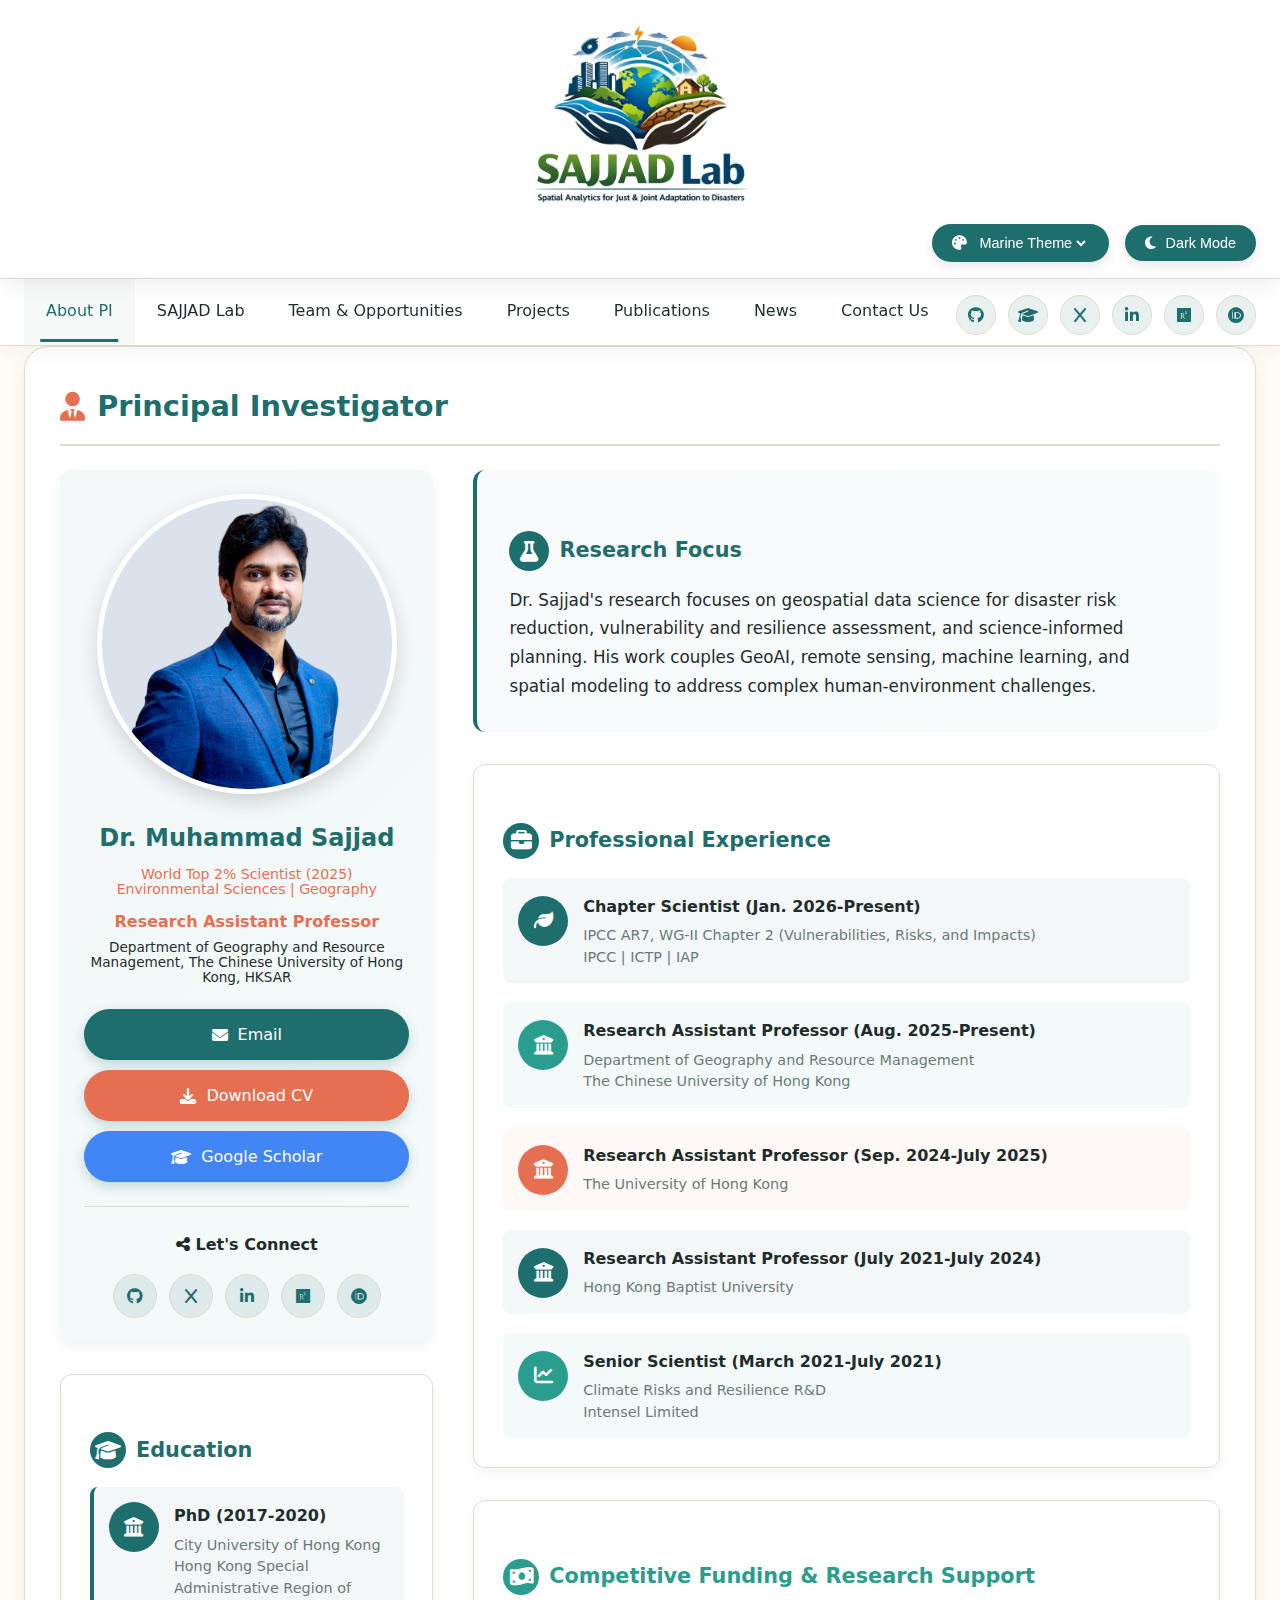
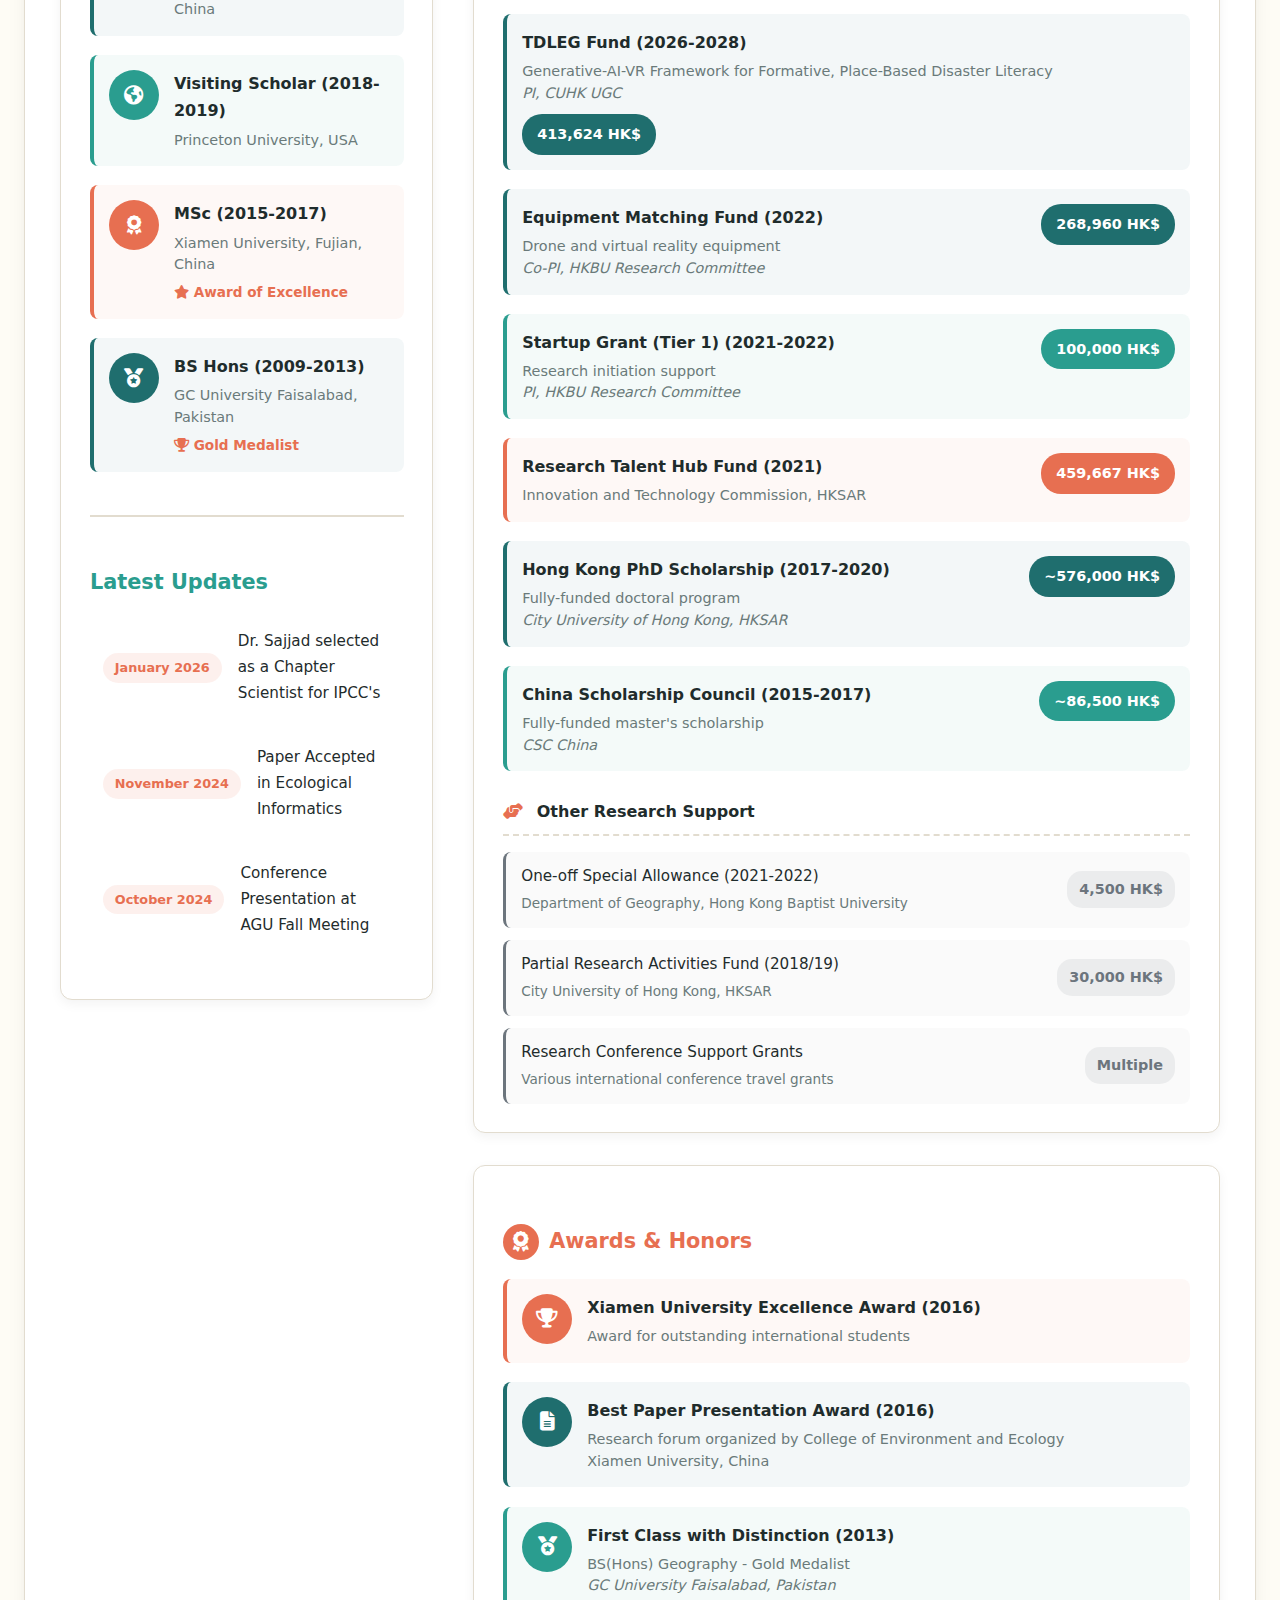
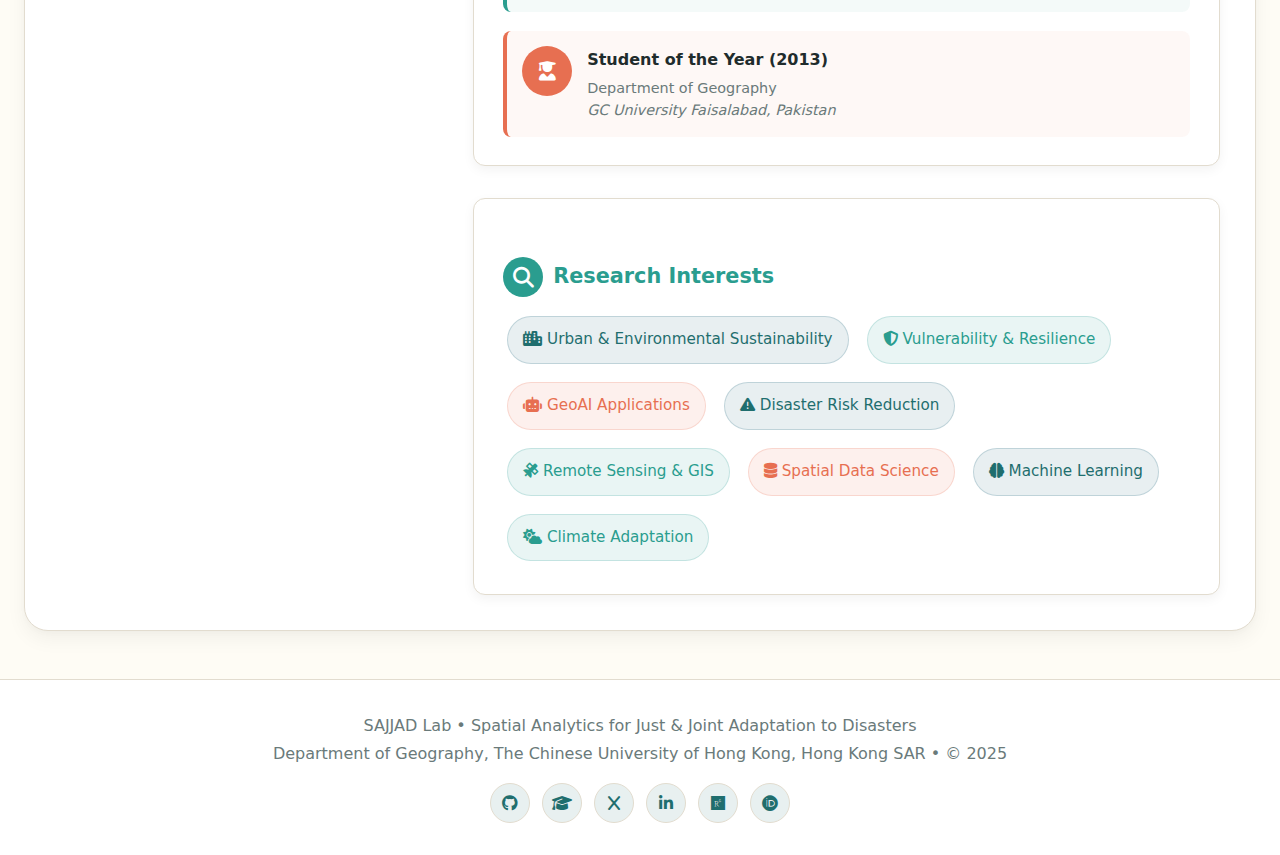
<file: index.html>
<!DOCTYPE html>
<html lang="en">
<head>
    <meta charset="UTF-8">
    <meta name="viewport" content="width=device-width, initial-scale=1.0">
    <title>SAJJAD Lab - Spatial Analytics for Resilience</title>
    <link rel="icon" type="image/png" href="sajjad-lab-logo.png">
    <link rel="stylesheet" href="https://cdnjs.cloudflare.com/ajax/libs/font-awesome/6.4.0/css/all.min.css">
    <link rel="stylesheet" href="style.css">
    <!-- Primary Meta Tags -->
    <meta name="description" content="Dr. Sajjad | Geospatial Data Science Researcher specializing in GeoAI, Sustainability, and Spatial Analytics. Leading SAJJAD Lab at CUHK, Hong Kong SAR, China." />
    
    <!-- Open Graph / Facebook / LinkedIn / Slack -->
    <meta property="og:type" content="profile" />
    <meta property="og:url" content="https://msajjad3.github.io/" />
    <meta property="og:title" content="Dr. Sajjad – Geospatial Data Science & AI Research" />
    <meta property="og:description" content="Leading SAJJAD Lab in geospatial data science, AI for sustainability, and spatial analytics. View publications, projects, and research highlights." />
    <meta property="og:image" content="https://msajjad3.github.io/sajjad-lab-logo.png" />
    
    <!-- Twitter -->
    <meta name="twitter:card" content="summary_large_image" />
    <meta name="twitter:url" content="https://msajjad3.github.io/" />
    <meta name="twitter:title" content="Dr. Sajjad – Geospatial Data Science & AI Research" />
    <meta name="twitter:description" content="Leading SAJJAD Lab in geospatial data science, AI for sustainability, and spatial analytics." />
    <meta name="twitter:image" content="https://msajjad3.github.io/sajjad-lab-logo.png" />
</head>
<body>
    <!-- HEADER -->
    <header>
        <div class="container">
            <!-- Logo takes full width -->
            <div class="logo-full">
                <img src="sajjad-lab-logo.png" alt="SAJJAD Lab">
            </div>
            
            <!-- Controls below logo -->
            <div class="controls">
                <div class="theme-selector">
                    <i class="fas fa-palette"></i>
                    <select id="themeSelect">
                        <option value="default">Marine Theme</option>
                        <option value="coffee">Coffee Theme</option>
                        <option value="retro">Retro Theme</option>
                    </select>
                </div>
                
                <button class="mode-toggle" id="modeToggle">
                    <i class="fas fa-moon"></i>
                    <span>Dark Mode</span>
                </button>
            </div>
        </div>
    </header>

    <!-- NAVIGATION -->
    <nav>
        <div class="container nav-container">
            <button class="mobile-menu-btn" id="mobileMenuBtn">
                <i class="fas fa-bars"></i>
            </button>
            <ul class="nav-links" id="navLinks">
                <li><a href="#pi" class="nav-link active" data-tab="pi">About PI</a></li>
                <li><a href="#about" class="nav-link" data-tab="about">SAJJAD Lab</a></li>
                <li><a href="#team" class="nav-link" data-tab="team">Team & Opportunities</a></li>
                <li><a href="#projects" class="nav-link" data-tab="projects">Projects</a></li>
                <li><a href="#publications" class="nav-link" data-tab="publications">Publications</a></li>
                <li><a href="#news" class="nav-link" data-tab="news">News</a></li>
                <li><a href="#contact" class="nav-link" data-tab="contact">Contact Us</a></li>
            </ul>
            
            <div class="social-links">
                <a href="https://github.com/msajjad3" class="social-link" title="GitHub" target="_blank">
                    <i class="fab fa-github"></i>
                </a>
                <a href="https://scholar.google.com/citations?user=iuXamUEAAAAJ" class="social-link" title="Google Scholar" target="_blank">
                    <i class="fas fa-graduation-cap"></i>
                </a>
                <a href="https://x.com/Mah_Sajjad" class="social-link" title="X" target="_blank">
                    <i class="fab fa-x"></i>
                </a>
                <a href="https://www.linkedin.com/in/muhammad-sajjad-ph-d-05590865/" class="social-link" title="LinkedIn" target="_blank">
                    <i class="fab fa-linkedin-in"></i>
                </a>
                <a href="https://www.researchgate.net/profile/Muhammad-Sajjad-Phd?ev=hdr_xprf" class="social-link" title="ResearchGate" target="_blank">
                    <i class="fab fa-researchgate"></i>
                </a>
                <a href="https://orcid.org/0000-0002-1576-1342" class="social-link" title="ORCID" target="_blank">
                    <i class="fab fa-orcid"></i>
                </a>
            </div>
        </div>
    </nav>

    <!-- MAIN CONTENT -->
    <main class="container">
        <!-- ABOUT TAB -->
        <section id="about" class="tab-content">
            <div class="content-card">
                <h2><i class="fas fa-house-flood-water-circle-arrow-right"></i> About the Lab</h2>
                <p>The <span class="highlight">SAJJAD Lab</span> (<strong>S</strong>patial <strong>A</strong>nalytics for <strong>J</strong>ust & <strong>J</strong>oint <strong>A</strong>daptation to <strong>D</strong>isasters) is a research group at the Department of Geography and Resource Management, The Chinese University of Hong Kong, HKSAR, dedicated to advancing geospatial intelligence for systemic resilience.</p>
                    <p style="margin-top: 1em; margin-bottom: 1em;"><span class="highlight">"Just"</span> here represents fairness, equity, and inclusivity in resilience-building through climate and procedural justice. 
                    It recognizes that the impacts of disasters and climate change are not felt equally. Vulnerable and marginalized communities or systems often bear the brunt of the damage but have the fewest resources to recover. Hence, when our lab pursues "Just Adaptation," it asks: 
                    <ul class="indented-list">
                        <li><strong>For whom are we building resilience?</strong></li>
                        <li><strong>Who is involved in the process?</strong></li>
                        <li><strong>Are the outcomes fair?</strong></li>
                    </ul>
                    In essence, "Just" ensures that the benefits and burdens of adaptation are distributed equitably and that the process is inclusive.</p>
                    <p style="margin-top: 1em; margin-bottom: 1em;"><span class="highlight">"Joint"</span> is about integration, collaboration, and systemic thinking. 
                    It refers to the breaking down of silos, with an emphasis that complex problems, such as disaster risk, cannot be solved by one discipline, one government department, or one sector alone. When our lab promotes "Joint Adaptation," it focuses on: 
                    <ul class="indented-list">        
                        <li><strong>Interdisciplinary Research:</strong> Combining geography, data science, engineering, social science, and GeoAI.</li>
                        <li><strong>Multi-Sectoral Collaboration:</strong> Bringing together governments, NGOs, private companies, and community groups.</li>
                        <li><strong>Integrated Data and Systems:</strong> Coupling geospatial data with socio-economic data, infrastructure models with climate models, GeoAI and Machine Learning, etc.</li>
                    </ul>
                    In essence, "Joint" ensures that adaptation efforts are coordinated, holistic, and leverage diverse expertise and resources.</p>
                    <p style="margin-top: 1em; margin-bottom: 1em;">We cannot achieve "Just" adaptation without a "Joint" approach. Equity requires understanding social vulnerabilities (social science), mapping risks (geography), modeling hazards (climate science), and co-designing with communities (participatory action). It's inherently collaborative.</p>
                
                <h3>Lab Name Philosophy</h3>
                <p><span class="highlight">SAJJAD</span> from the Arabic word <span class="highlight"> سجّاد </span> means <strong>"one who is devoutly persistent"</strong> – reflecting our lab's ethos of rigorous, devoted inquiry into spatial problems for societal benefits and global good.</p>
                
                <h3>Our Mission</h3>
                <p>To develop integrative spatial analytics and forecasting frameworks that enhance community resilience to environmental hazards and climate change through evidence-based, actionable research.</p>
                
                <h3>Research Philosophy</h3>
                <p>We believe in <span class="highlight">translational geospatial science</span> – bridging advanced analytics with practical applications for disaster risk reduction, sustainable urban development, and climate adaptation through employing spatial-information models, GeoAI, and Machine Learning.</p>
                
                <h3>Core Values</h3>
                <div style="display: flex; flex-wrap: wrap; gap: 10px; margin-top: 15px;">
                    <span class="tag">Co-Design & Co-Production of Knowlege</span>
                    <span class="tag">Interdisciplinary Integration</span>
                    <span class="tag">Collaborative Innovation</span>
                    <span class="tag">Methodological Rigor</span>
                    <span class="tag">Societal Impact</span>
                    <span class="tag">GeoAI for Good</span>
                    <span class="tag">Open Science</span>
                </div>
            </div>
        </section>

        <!-- LAB PI TAB -->
        <section id="pi" class="tab-content active">
            <div class="content-card">
                <h2><i class="fas fa-user-tie"></i> Principal Investigator</h2>
                
                <!-- Main PI Information Row -->
                <div style="display: flex; flex-wrap: wrap; gap: 2.5rem; margin-top: 1.5rem;">
                    <!-- Left Column: Photo, Contact, Education -->
                    <div style="flex: 1; min-width: 300px;">
                        <!-- Photo Card -->
                        <div style="background: linear-gradient(135deg, rgba(26, 95, 122, 0.05) 0%, rgba(42, 157, 143, 0.05) 100%); border-radius: 12px; padding: 1.5rem; box-shadow: 0 4px 12px rgba(0, 0, 0, 0.05);">
                            <!-- Photo -->
                            <div style="width: 300px; height: 300px; border-radius: 50%; overflow: hidden; border: 5px solid white; box-shadow: 0 8px 20px rgba(0, 0, 0, 0.15); margin: 0 auto;">
                                <img src="pi-photo.png" alt="Dr. Muhammad Sajjad" style="width: 100%; height: 100%; object-fit: cover;">
                            </div>
                            
                            <!-- Name & Title -->
                            <div style="text-align: center; margin-top: 1.5rem;">
                                <p style="color: var(--primary-color); font-size: 1.5rem; font-weight: 600; margin-bottom: 2px;">Dr. Muhammad Sajjad</p>
                                <p class="member-role" style="color: var(--accent-color); font-size: 0.88rem; font-weight: 400; line-height: 1.1; margin-bottom: 10px;">
                                    World Top 2% Scientist (2025) <br> Environmental Sciences | Geography
                                </p>
                                <p class="member-role" style="color: var(--accent-color); font-size: 1rem; font-weight: 600; margin-bottom: 05px;">
                                    Research Assistant Professor
                                </p>    
                                <p style="color: var(--text-color); font-size: 0.85rem; line-height: 1.1;">
                                    Department of Geography and Resource Management, The Chinese University of Hong Kong, HKSAR
                                </p>
                            </div>
                            
                            <!-- Contact Buttons -->
                            <div style="margin-top: 1.5rem; display: grid; grid-template-columns: 1fr; gap: 10px;">
                                <a href="mailto:muhammadsajjad@cuhk.edu.hk" class="btn" style="background-color: var(--primary-color); justify-content: center;">
                                    <i class="fas fa-envelope"></i> Email
                                </a>
                                <a href="sajjad-cv.pdf" class="btn" download style="background-color: var(--accent-color); justify-content: center;">
                                    <i class="fas fa-download"></i> Download CV
                                </a>
                                <a href="https://scholar.google.com/citations?user=iuXamUEAAAAJ" class="btn" target="_blank" style="background-color: #4285F4; justify-content: center;">
                                    <i class="fas fa-graduation-cap"></i> Google Scholar
                                </a>
                            </div>
                            
                            <!-- Social Media -->
                            <div style="margin-top: 1.5rem; padding-top: 1.5rem; border-top: 1px solid var(--border-color);">
                                <h4 style="color: var(--text-color); font-size: 1rem; margin-bottom: 15px; text-align: center;">
                                    <i class="fas fa-share-alt"></i> Let's Connect
                                </h4>
                                <div class="social-links" style="justify-content: center; gap: 12px; flex-wrap: wrap;">
                                    <a href="https://github.com/msajjad3" class="social-link" title="GitHub" target="_blank" style="width: 44px; height: 44px;">
                                        <i class="fab fa-github"></i>
                                    </a>
                                    <a href="https://x.com/Mah_Sajjad" class="social-link" title="X" target="_blank" style="width: 44px; height: 44px;">
                                        <i class="fab fa-x"></i>
                                    </a>
                                    <a href="https://www.linkedin.com/in/muhammad-sajjad-ph-d-05590865/" class="social-link" title="LinkedIn" target="_blank" style="width: 44px; height: 44px;">
                                        <i class="fab fa-linkedin-in"></i>
                                    </a>
                                    <a href="https://www.researchgate.net/profile/Muhammad-Sajjad-Phd?ev=hdr_xprf" class="social-link" title="ResearchGate" target="_blank" style="width: 44px; height: 44px;">
                                        <i class="fab fa-researchgate"></i>
                                    </a>
                                    <a href="https://orcid.org/0000-0002-1576-1342" class="social-link" title="ORCID" target="_blank" style="width: 44px; height: 44px;">
                                        <i class="fab fa-orcid"></i>
                                    </a>
                                </div>
                            </div>
                        </div>
                        
                        <!-- EDUCATION SECTION (Below Social Contacts) -->
                        <div style="margin-top: 2rem;">
                            <div style="background: white; border-radius: 12px; padding: 1.8rem; box-shadow: 0 4px 12px rgba(0, 0, 0, 0.05); border: 1px solid var(--border-color);">
                                <h3 style="color: var(--primary-color); margin-bottom: 1.2rem; display: flex; align-items: center; gap: 10px;">
                                    <i class="fas fa-graduation-cap" style="background: var(--primary-color); color: white; width: 36px; height: 36px; border-radius: 50%; display: flex; align-items: center; justify-content: center;"></i>
                                    Education
                                </h3>
                                
                                <div style="display: flex; flex-direction: column; gap: 1.2rem;">
                                    <!-- PhD -->
                                    <div style="display: flex; gap: 15px; padding: 15px; background: rgba(26, 95, 122, 0.05); border-radius: 8px; border-left: 4px solid var(--primary-color);">
                                        <div style="flex-shrink: 0; width: 50px; height: 50px; background: var(--primary-color); color: white; border-radius: 50%; display: flex; align-items: center; justify-content: center; font-size: 1.2rem;">
                                            <i class="fas fa-university"></i>
                                        </div>
                                        <div>
                                            <h4 style="color: var(--text-color); margin-bottom: 5px; font-size: 1rem;">PhD (2017-2020)</h4>
                                            <p style="color: var(--text-light); font-size: 0.9rem; margin: 0; line-height: 1.5;">
                                                City University of Hong Kong<br>
                                                Hong Kong Special Administrative Region of China
                                            </p>
                                        </div>
                                    </div>
                                    
                                    <!-- Visiting Scholar -->
                                    <div style="display: flex; gap: 15px; padding: 15px; background: rgba(42, 157, 143, 0.05); border-radius: 8px; border-left: 4px solid var(--secondary-color);">
                                        <div style="flex-shrink: 0; width: 50px; height: 50px; background: var(--secondary-color); color: white; border-radius: 50%; display: flex; align-items: center; justify-content: center; font-size: 1.2rem;">
                                            <i class="fas fa-globe-americas"></i>
                                        </div>
                                        <div>
                                            <h4 style="color: var(--text-color); margin-bottom: 5px; font-size: 1rem;">Visiting Scholar (2018-2019)</h4>
                                            <p style="color: var(--text-light); font-size: 0.9rem; margin: 0; line-height: 1.5;">
                                                Princeton University, USA
                                            </p>
                                        </div>
                                    </div>
                                    
                                    <!-- MSc -->
                                    <div style="display: flex; gap: 15px; padding: 15px; background: rgba(231, 111, 81, 0.05); border-radius: 8px; border-left: 4px solid var(--accent-color);">
                                        <div style="flex-shrink: 0; width: 50px; height: 50px; background: var(--accent-color); color: white; border-radius: 50%; display: flex; align-items: center; justify-content: center; font-size: 1.2rem;">
                                            <i class="fas fa-award"></i>
                                        </div>
                                        <div>
                                            <h4 style="color: var(--text-color); margin-bottom: 5px; font-size: 1rem;">MSc (2015-2017)</h4>
                                            <p style="color: var(--text-light); font-size: 0.9rem; margin: 0; line-height: 1.5;">
                                                Xiamen University, Fujian, China
                                            </p>
                                            <div style="color: var(--accent-color); font-weight: 600; font-size: 0.85rem; margin-top: 5px;">
                                                <i class="fas fa-star"></i> Award of Excellence
                                            </div>
                                        </div>
                                    </div>
                                    
                                    <!-- BS Hons -->
                                    <div style="display: flex; gap: 15px; padding: 15px; background: rgba(26, 95, 122, 0.05); border-radius: 8px; border-left: 4px solid var(--primary-color);">
                                        <div style="flex-shrink: 0; width: 50px; height: 50px; background: var(--primary-color); color: white; border-radius: 50%; display: flex; align-items: center; justify-content: center; font-size: 1.2rem;">
                                            <i class="fas fa-medal"></i>
                                        </div>
                                        <div>
                                            <h4 style="color: var(--text-color); margin-bottom: 5px; font-size: 1rem;">BS Hons (2009-2013)</h4>
                                            <p style="color: var(--text-light); font-size: 0.9rem; margin: 0; line-height: 1.5;">
                                                GC University Faisalabad, Pakistan
                                            </p>
                                            <div style="color: var(--accent-color); font-weight: 600; font-size: 0.85rem; margin-top: 5px;">
                                                <i class="fas fa-trophy"></i> Gold Medalist
                                            </div>
                                        </div>
                                    </div>
                                    <!-- Latest Updates Section -->
                                    <section id="latest-updates" class="latest-updates">
                                        <h3>Latest Updates</h3>
                                        <div class="updates-container">
                                            <!-- Updates will be auto-populated here -->
                                        </div>
                                    </section>
                                </div>
                            </div>
                        </div>
                    </div>
                    <!-- Right Column: Experiences, Funding, Awards -->
                    <div style="flex: 2; min-width: 300px;">
                        <!-- Research Bio -->
                        <div style="background: linear-gradient(135deg, rgba(26, 95, 122, 0.03) 0%, rgba(42, 157, 143, 0.03) 100%); border-radius: 12px; padding: 2rem; margin-bottom: 2rem; border-left: 4px solid var(--primary-color);">
                            <h3 style="color: var(--primary-color); margin-bottom: 15px; display: flex; align-items: center; gap: 10px;">
                                <i class="fas fa-flask" style="background: var(--primary-color); color: white; width: 40px; height: 40px; border-radius: 50%; display: flex; align-items: center; justify-content: center;"></i>
                                Research Focus
                            </h3>
                            <p style="line-height: 1.7; font-size: 1.05rem; color: var(--text-color); margin: 0;">
                                Dr. Sajjad's research focuses on geospatial data science for disaster risk reduction, vulnerability and resilience assessment, 
                                and science-informed planning. His work couples GeoAI, remote sensing, machine learning, and spatial modeling to address complex human-environment challenges.
                            </p>
                        </div>
                        
                        <!-- Single Column Layout for Experiences, Funding, Awards -->
                        <div style="display: flex; flex-direction: column; gap: 2rem;">
                            <!-- EXPERIENCES -->
                            <!-- EXPERIENCES -->
                            <div style="background: white; border-radius: 12px; padding: 1.8rem; box-shadow: 0 4px 12px rgba(0, 0, 0, 0.05); border: 1px solid var(--border-color);">
                                <h3 style="color: var(--primary-color); margin-bottom: 1.2rem; display: flex; align-items: center; gap: 10px;">
                                    <i class="fas fa-briefcase" style="background: var(--primary-color); color: white; width: 36px; height: 36px; border-radius: 50%; display: flex; align-items: center; justify-content: center;"></i>
                                    Professional Experience
                                </h3>
                                
                                <div style="display: flex; flex-direction: column; gap: 1.2rem;">
                                    <!-- Chapter Scientist -->
                                    <div style="display: flex; gap: 15px; padding: 15px; background: rgba(26, 95, 122, 0.05); border-radius: 8px; position: relative;">
                                        <div style="flex-shrink: 0; width: 50px; height: 50px; background: var(--primary-color); color: white; border-radius: 50%; display: flex; align-items: center; justify-content: center; font-size: 1.2rem; margin-top: 3px;">
                                            <i class="fas fa-leaf"></i>
                                        </div>
                                        <div style="flex: 1;">
                                            <h4 style="color: var(--text-color); margin-bottom: 5px; font-size: 1rem;">Chapter Scientist (Jan. 2026-Present)</h4>
                                            <p style="color: var(--text-light); font-size: 0.9rem; margin: 0; line-height: 1.5;">
                                                IPCC AR7, WG-II Chapter 2 (Vulnerabilities, Risks, and Impacts)<br>
                                                IPCC | ICTP | IAP
                                            </p>
                                        </div>
                                    </div>
                                    
                                    <!-- CUHK -->
                                    <div style="display: flex; gap: 15px; padding: 15px; background: rgba(42, 157, 143, 0.05); border-radius: 8px; position: relative;">
                                        <div style="flex-shrink: 0; width: 50px; height: 50px; background: var(--secondary-color); color: white; border-radius: 50%; display: flex; align-items: center; justify-content: center; font-size: 1.2rem; margin-top: 3px;">
                                            <i class="fas fa-university"></i>
                                        </div>
                                        <div style="flex: 1;">
                                            <h4 style="color: var(--text-color); margin-bottom: 5px; font-size: 1rem;">Research Assistant Professor (Aug. 2025-Present)</h4>
                                            <p style="color: var(--text-light); font-size: 0.9rem; margin: 0; line-height: 1.5;">
                                                Department of Geography and Resource Management<br>
                                                The Chinese University of Hong Kong
                                            </p>
                                        </div>
                                    </div>
                                    
                                    <!-- HKU -->
                                    <div style="display: flex; gap: 15px; padding: 15px; background: rgba(231, 111, 81, 0.05); border-radius: 8px; position: relative;">
                                        <div style="flex-shrink: 0; width: 50px; height: 50px; background: var(--accent-color); color: white; border-radius: 50%; display: flex; align-items: center; justify-content: center; font-size: 1.2rem; margin-top: 3px;">
                                            <i class="fas fa-university"></i>
                                        </div>
                                        <div style="flex: 1;">
                                            <h4 style="color: var(--text-color); margin-bottom: 5px; font-size: 1rem;">Research Assistant Professor (Sep. 2024-July 2025)</h4>
                                            <p style="color: var(--text-light); font-size: 0.9rem; margin: 0; line-height: 1.5;">
                                                The University of Hong Kong
                                            </p>
                                        </div>
                                    </div>
                                    
                                    <!-- HKBU -->
                                    <div style="display: flex; gap: 15px; padding: 15px; background: rgba(26, 95, 122, 0.05); border-radius: 8px; position: relative;">
                                        <div style="flex-shrink: 0; width: 50px; height: 50px; background: var(--primary-color); color: white; border-radius: 50%; display: flex; align-items: center; justify-content: center; font-size: 1.2rem; margin-top: 3px;">
                                            <i class="fas fa-university"></i>
                                        </div>
                                        <div style="flex: 1;">
                                            <h4 style="color: var(--text-color); margin-bottom: 5px; font-size: 1rem;">Research Assistant Professor (July 2021-July 2024)</h4>
                                            <p style="color: var(--text-light); font-size: 0.9rem; margin: 0; line-height: 1.5;">
                                                Hong Kong Baptist University
                                            </p>
                                        </div>
                                    </div>
                                    
                                    <!-- Intensel -->
                                    <div style="display: flex; gap: 15px; padding: 15px; background: rgba(42, 157, 143, 0.05); border-radius: 8px; position: relative;">
                                        <div style="flex-shrink: 0; width: 50px; height: 50px; background: var(--secondary-color); color: white; border-radius: 50%; display: flex; align-items: center; justify-content: center; font-size: 1.2rem; margin-top: 3px;">
                                            <i class="fas fa-chart-line"></i>
                                        </div>
                                        <div style="flex: 1;">
                                            <h4 style="color: var(--text-color); margin-bottom: 5px; font-size: 1rem;">Senior Scientist (March 2021-July 2021)</h4>
                                            <p style="color: var(--text-light); font-size: 0.9rem; margin: 0; line-height: 1.5;">
                                                Climate Risks and Resilience R&D<br>
                                                Intensel Limited
                                            </p>
                                        </div>
                                    </div>
                                </div>
                            </div>
                            
                            <!-- FUNDING -->
                            <div style="background: white; border-radius: 12px; padding: 1.8rem; box-shadow: 0 4px 12px rgba(0, 0, 0, 0.05); border: 1px solid var(--border-color);">
                                <h3 style="color: var(--secondary-color); margin-bottom: 1.2rem; display: flex; align-items: center; gap: 10px;">
                                    <i class="fas fa-money-bill-wave" style="background: var(--secondary-color); color: white; width: 36px; height: 36px; border-radius: 50%; display: flex; align-items: center; justify-content: center;"></i>
                                    Competitive Funding & Research Support
                                </h3>
                                
                                <div style="display: flex; flex-direction: column; gap: 1.2rem;">
                                    <!-- TDLEG -->                                    
                                    <div style="padding: 15px; background: rgba(26, 95, 122, 0.05); border-radius: 8px; border-left: 4px solid var(--primary-color);">
                                        <div style="display: flex; justify-content: space-between; align-items: flex-start; flex-wrap: wrap; gap: 10px;">
                                            <div>
                                                <h4 style="color: var(--text-color); margin-bottom: 5px; font-size: 1rem;">TDLEG Fund (2026-2028)</h4>
                                                <p style="color: var(--text-light); font-size: 0.9rem; margin: 0; line-height: 1.5;">
                                                    Generative-AI-VR Framework for Formative, Place-Based Disaster Literacy<br>
                                                    <em>PI, CUHK UGC</em>
                                                </p>
                                            </div>
                                            <div style="background: var(--primary-color); color: white; padding: 8px 15px; border-radius: 20px; font-weight: 600; font-size: 0.9rem;">
                                                413,624 HK$
                                            </div>
                                        </div>
                                    </div>
                                    <!-- Equipment Matching Fund -->
                                    <div style="padding: 15px; background: rgba(26, 95, 122, 0.05); border-radius: 8px; border-left: 4px solid var(--primary-color);">
                                        <div style="display: flex; justify-content: space-between; align-items: flex-start; flex-wrap: wrap; gap: 10px;">
                                            <div>
                                                <h4 style="color: var(--text-color); margin-bottom: 5px; font-size: 1rem;">Equipment Matching Fund (2022)</h4>
                                                <p style="color: var(--text-light); font-size: 0.9rem; margin: 0; line-height: 1.5;">
                                                    Drone and virtual reality equipment<br>
                                                    <em>Co-PI, HKBU Research Committee</em>
                                                </p>
                                            </div>
                                            <div style="background: var(--primary-color); color: white; padding: 8px 15px; border-radius: 20px; font-weight: 600; font-size: 0.9rem;">
                                                268,960 HK$
                                            </div>
                                        </div>
                                    </div>
                                    
                                    <!-- Startup Grant -->
                                    <div style="padding: 15px; background: rgba(42, 157, 143, 0.05); border-radius: 8px; border-left: 4px solid var(--secondary-color);">
                                        <div style="display: flex; justify-content: space-between; align-items: flex-start; flex-wrap: wrap; gap: 10px;">
                                            <div>
                                                <h4 style="color: var(--text-color); margin-bottom: 5px; font-size: 1rem;">Startup Grant (Tier 1) (2021-2022)</h4>
                                                <p style="color: var(--text-light); font-size: 0.9rem; margin: 0; line-height: 1.5;">
                                                    Research initiation support<br>
                                                    <em>PI, HKBU Research Committee</em>
                                                </p>
                                            </div>
                                            <div style="background: var(--secondary-color); color: white; padding: 8px 15px; border-radius: 20px; font-weight: 600; font-size: 0.9rem;">
                                                100,000 HK$
                                            </div>
                                        </div>
                                    </div>
                                    
                                    <!-- Research Talent Hub -->
                                    <div style="padding: 15px; background: rgba(231, 111, 81, 0.05); border-radius: 8px; border-left: 4px solid var(--accent-color);">
                                        <div style="display: flex; justify-content: space-between; align-items: flex-start; flex-wrap: wrap; gap: 10px;">
                                            <div>
                                                <h4 style="color: var(--text-color); margin-bottom: 5px; font-size: 1rem;">Research Talent Hub Fund (2021)</h4>
                                                <p style="color: var(--text-light); font-size: 0.9rem; margin: 0; line-height: 1.5;">
                                                    Innovation and Technology Commission, HKSAR
                                                </p>
                                            </div>
                                            <div style="background: var(--accent-color); color: white; padding: 8px 15px; border-radius: 20px; font-weight: 600; font-size: 0.9rem;">
                                                459,667 HK$
                                            </div>
                                        </div>
                                    </div>
                                    
                                    <!-- PhD Scholarship -->
                                    <div style="padding: 15px; background: rgba(26, 95, 122, 0.05); border-radius: 8px; border-left: 4px solid var(--primary-color);">
                                        <div style="display: flex; justify-content: space-between; align-items: flex-start; flex-wrap: wrap; gap: 10px;">
                                            <div>
                                                <h4 style="color: var(--text-color); margin-bottom: 5px; font-size: 1rem;">Hong Kong PhD Scholarship (2017-2020)</h4>
                                                <p style="color: var(--text-light); font-size: 0.9rem; margin: 0; line-height: 1.5;">
                                                    Fully-funded doctoral program<br>
                                                    <em>City University of Hong Kong, HKSAR</em>
                                                </p>
                                            </div>
                                            <div style="background: var(--primary-color); color: white; padding: 8px 15px; border-radius: 20px; font-weight: 600; font-size: 0.9rem;">
                                                ~576,000 HK$
                                            </div>
                                        </div>
                                    </div>
                                    
                                    <!-- CSC Scholarship -->
                                    <div style="padding: 15px; background: rgba(42, 157, 143, 0.05); border-radius: 8px; border-left: 4px solid var(--secondary-color);">
                                        <div style="display: flex; justify-content: space-between; align-items: flex-start; flex-wrap: wrap; gap: 10px;">
                                            <div>
                                                <h4 style="color: var(--text-color); margin-bottom: 5px; font-size: 1rem;">China Scholarship Council (2015-2017)</h4>
                                                <p style="color: var(--text-light); font-size: 0.9rem; margin: 0; line-height: 1.5;">
                                                    Fully-funded master's scholarship<br>
                                                    <em>CSC China</em>
                                                </p>
                                            </div>
                                            <div style="background: var(--secondary-color); color: white; padding: 8px 15px; border-radius: 20px; font-weight: 600; font-size: 0.9rem;">
                                                ~86,500 HK$
                                            </div>
                                        </div>
                                    </div>
                                    
                                    <!-- OTHER RESEARCH SUPPORT SECTION -->
                                    <div style="margin-top: 0.5rem;">
                                        <h4 style="color: var(--text-color); margin-bottom: 1rem; padding-bottom: 8px; border-bottom: 2px dashed var(--border-color);">
                                            <i class="fas fa-hands-helping" style="color: var(--accent-color); margin-right: 8px;"></i>
                                            Other Research Support
                                        </h4>
                                        
                                        <div style="display: flex; flex-direction: column; gap: 12px;">
                                            <!-- Special Allowance -->
                                            <div style="display: flex; justify-content: space-between; align-items: center; padding: 12px 15px; background: rgba(0, 0, 0, 0.02); border-radius: 8px; border-left: 3px solid #6c757d;">
                                                <div>
                                                    <div style="color: var(--text-color); font-weight: 500; font-size: 0.95rem;">
                                                        One-off Special Allowance (2021-2022)
                                                    </div>
                                                    <div style="color: var(--text-light); font-size: 0.85rem; margin-top: 3px;">
                                                        Department of Geography, Hong Kong Baptist University
                                                    </div>
                                                </div>
                                                <div style="background: rgba(108, 117, 125, 0.1); color: #6c757d; padding: 6px 12px; border-radius: 15px; font-weight: 600; font-size: 0.9rem;">
                                                    4,500 HK$
                                                </div>
                                            </div>
                                            
                                            <!-- Partial Research Fund -->
                                            <div style="display: flex; justify-content: space-between; align-items: center; padding: 12px 15px; background: rgba(0, 0, 0, 0.02); border-radius: 8px; border-left: 3px solid #6c757d;">
                                                <div>
                                                    <div style="color: var(--text-color); font-weight: 500; font-size: 0.95rem;">
                                                        Partial Research Activities Fund (2018/19)
                                                    </div>
                                                    <div style="color: var(--text-light); font-size: 0.85rem; margin-top: 3px;">
                                                        City University of Hong Kong, HKSAR
                                                    </div>
                                                </div>
                                                <div style="background: rgba(108, 117, 125, 0.1); color: #6c757d; padding: 6px 12px; border-radius: 15px; font-weight: 600; font-size: 0.9rem;">
                                                    30,000 HK$
                                                </div>
                                            </div>
                                            
                                            <!-- Additional small grants (if any) -->
                                            <div style="display: flex; justify-content: space-between; align-items: center; padding: 12px 15px; background: rgba(0, 0, 0, 0.02); border-radius: 8px; border-left: 3px solid #6c757d;">
                                                <div>
                                                    <div style="color: var(--text-color); font-weight: 500; font-size: 0.95rem;">
                                                        Research Conference Support Grants
                                                    </div>
                                                    <div style="color: var(--text-light); font-size: 0.85rem; margin-top: 3px;">
                                                        Various international conference travel grants
                                                    </div>
                                                </div>
                                                <div style="background: rgba(108, 117, 125, 0.1); color: #6c757d; padding: 6px 12px; border-radius: 15px; font-weight: 600; font-size: 0.9rem;">
                                                    Multiple
                                                </div>
                                            </div>
                                        </div>
                                    </div>
                                </div>
                            </div>
                            
                            <!-- AWARDS -->
                            <div style="background: white; border-radius: 12px; padding: 1.8rem; box-shadow: 0 4px 12px rgba(0, 0, 0, 0.05); border: 1px solid var(--border-color);">
                                <h3 style="color: var(--accent-color); margin-bottom: 1.2rem; display: flex; align-items: center; gap: 10px;">
                                    <i class="fas fa-award" style="background: var(--accent-color); color: white; width: 36px; height: 36px; border-radius: 50%; display: flex; align-items: center; justify-content: center;"></i>
                                    Awards & Honors
                                </h3>
                                
                                <div style="display: flex; flex-direction: column; gap: 1.2rem;">
                                    <!-- Xiamen Award -->
                                    <div style="display: flex; gap: 15px; padding: 15px; background: rgba(231, 111, 81, 0.05); border-radius: 8px; border-left: 4px solid var(--accent-color);">
                                        <div style="flex-shrink: 0; width: 50px; height: 50px; background: var(--accent-color); color: white; border-radius: 50%; display: flex; align-items: center; justify-content: center; font-size: 1.2rem;">
                                            <i class="fas fa-trophy"></i>
                                        </div>
                                        <div>
                                            <h4 style="color: var(--text-color); margin-bottom: 5px; font-size: 1rem;">Xiamen University Excellence Award (2016)</h4>
                                            <p style="color: var(--text-light); font-size: 0.9rem; margin: 0; line-height: 1.5;">
                                                Award for outstanding international students
                                            </p>
                                        </div>
                                    </div>
                                    
                                    <!-- Best Paper Award -->
                                    <div style="display: flex; gap: 15px; padding: 15px; background: rgba(26, 95, 122, 0.05); border-radius: 8px; border-left: 4px solid var(--primary-color);">
                                        <div style="flex-shrink: 0; width: 50px; height: 50px; background: var(--primary-color); color: white; border-radius: 50%; display: flex; align-items: center; justify-content: center; font-size: 1.2rem;">
                                            <i class="fas fa-file-alt"></i>
                                        </div>
                                        <div>
                                            <h4 style="color: var(--text-color); margin-bottom: 5px; font-size: 1rem;">Best Paper Presentation Award (2016)</h4>
                                            <p style="color: var(--text-light); font-size: 0.9rem; margin: 0; line-height: 1.5;">
                                                Research forum organized by College of Environment and Ecology<br>
                                                Xiamen University, China
                                            </p>
                                        </div>
                                    </div>
                                    
                                    <!-- Gold Medal -->
                                    <div style="display: flex; gap: 15px; padding: 15px; background: rgba(42, 157, 143, 0.05); border-radius: 8px; border-left: 4px solid var(--secondary-color);">
                                        <div style="flex-shrink: 0; width: 50px; height: 50px; background: var(--secondary-color); color: white; border-radius: 50%; display: flex; align-items: center; justify-content: center; font-size: 1.2rem;">
                                            <i class="fas fa-medal"></i>
                                        </div>
                                        <div>
                                            <h4 style="color: var(--text-color); margin-bottom: 5px; font-size: 1rem;">First Class with Distinction (2013)</h4>
                                            <p style="color: var(--text-light); font-size: 0.9rem; margin: 0; line-height: 1.5;">
                                                BS(Hons) Geography - Gold Medalist<br>
                                                <em>GC University Faisalabad, Pakistan</em>
                                            </p>
                                        </div>
                                    </div>
                                    
                                    <!-- Student of the Year -->
                                    <div style="display: flex; gap: 15px; padding: 15px; background: rgba(231, 111, 81, 0.05); border-radius: 8px; border-left: 4px solid var(--accent-color);">
                                        <div style="flex-shrink: 0; width: 50px; height: 50px; background: var(--accent-color); color: white; border-radius: 50%; display: flex; align-items: center; justify-content: center; font-size: 1.2rem;">
                                            <i class="fas fa-user-graduate"></i>
                                        </div>
                                        <div>
                                            <h4 style="color: var(--text-color); margin-bottom: 5px; font-size: 1rem;">Student of the Year (2013)</h4>
                                            <p style="color: var(--text-light); font-size: 0.9rem; margin: 0; line-height: 1.5;">
                                                Department of Geography<br>
                                                <em>GC University Faisalabad, Pakistan</em>
                                            </p>
                                        </div>
                                    </div>
                                </div>
                            </div>
                        </div>
                        
                        <!-- Research Interests -->
                        <div style="margin-top: 2rem; background: white; border-radius: 12px; padding: 1.8rem; box-shadow: 0 4px 12px rgba(0, 0, 0, 0.05); border: 1px solid var(--border-color);">
                            <h3 style="color: var(--secondary-color); margin-bottom: 15px; display: flex; align-items: center; gap: 10px;">
                                <i class="fas fa-search" style="background: var(--secondary-color); color: white; width: 40px; height: 40px; border-radius: 50%; display: flex; align-items: center; justify-content: center;"></i>
                                Research Interests
                            </h3>
                            <div style="display: flex; flex-wrap: wrap; gap: 10px; margin-top: 10px;">
                                <span class="tag" style="background: rgba(26, 95, 122, 0.1); color: var(--primary-color); border: 1px solid rgba(26, 95, 122, 0.2); padding: 10px 15px; font-size: 0.95rem;">
                                    <i class="fas fa-city"></i> Urban & Environmental Sustainability
                                </span>
                                <span class="tag" style="background: rgba(42, 157, 143, 0.1); color: var(--secondary-color); border: 1px solid rgba(42, 157, 143, 0.2); padding: 10px 15px; font-size: 0.95rem;">
                                    <i class="fas fa-shield-alt"></i> Vulnerability & Resilience
                                </span>
                                <span class="tag" style="background: rgba(231, 111, 81, 0.1); color: var(--accent-color); border: 1px solid rgba(231, 111, 81, 0.2); padding: 10px 15px; font-size: 0.95rem;">
                                    <i class="fas fa-robot"></i> GeoAI Applications
                                </span>
                                <span class="tag" style="background: rgba(26, 95, 122, 0.1); color: var(--primary-color); border: 1px solid rgba(26, 95, 122, 0.2); padding: 10px 15px; font-size: 0.95rem;">
                                    <i class="fas fa-exclamation-triangle"></i> Disaster Risk Reduction
                                </span>
                                <span class="tag" style="background: rgba(42, 157, 143, 0.1); color: var(--secondary-color); border: 1px solid rgba(42, 157, 143, 0.2); padding: 10px 15px; font-size: 0.95rem;">
                                    <i class="fas fa-satellite"></i> Remote Sensing & GIS
                                </span>
                                <span class="tag" style="background: rgba(231, 111, 81, 0.1); color: var(--accent-color); border: 1px solid rgba(231, 111, 81, 0.2); padding: 10px 15px; font-size: 0.95rem;">
                                    <i class="fas fa-database"></i> Spatial Data Science
                                </span>
                                <span class="tag" style="background: rgba(26, 95, 122, 0.1); color: var(--primary-color); border: 1px solid rgba(26, 95, 122, 0.2); padding: 10px 15px; font-size: 0.95rem;">
                                    <i class="fas fa-brain"></i> Machine Learning
                                </span>
                                <span class="tag" style="background: rgba(42, 157, 143, 0.1); color: var(--secondary-color); border: 1px solid rgba(42, 157, 143, 0.2); padding: 10px 15px; font-size: 0.95rem;">
                                    <i class="fas fa-cloud-sun"></i> Climate Adaptation
                                </span>
                            </div>
                        </div>
                    </div>
                </div>
            </div>
        </section>

        <!-- TEAM Members TAB -->
        <section id="team" class="tab-content">
            <div class="content-card">
                <h2><i class="fas fa-users"></i> Research Team</h2>
                <p>Our interdisciplinary team brings together expertise in geography, data science, environmental science, and urban planning.</p>
                
                <!-- Tabs for Current/Previous Members -->
                <div class="team-tabs" style="margin: 2rem 0 1.5rem 0;">
                    <button class="team-tab-btn active" onclick="showTeamSection('current')">
                        <i class="fas fa-user-check"></i> Current Members
                    </button>
                    <button class="team-tab-btn" onclick="showTeamSection('previous')">
                        <i class="fas fa-user-clock"></i> Previous Members
                    </button>
                    <button class="team-tab-btn" onclick="showTeamSection('join')">
                        <i class="fas fa-user-plus"></i> Join Our Team
                    </button>
                </div>
                
                <!-- Current Team Members -->
                <div id="current-team" class="team-section active">
                    <h3 style="color: var(--primary-color); margin-bottom: 1.5rem;">
                        <i class="fas fa-user-check"></i> Current Team Members
                    </h3>
                    
                    <div class="team-grid">
                        <!-- Principal Investigator -->
                        <div class="team-member highlight">
                            <div class="team-photo">
                                <img src="pi-photo.png" alt="Dr. Muhammad Sajjad">
                            </div>
                            <div class="team-info">
                                <h4>Dr. Muhammad Sajjad</h4>
                                <p class="member-role">Principal Investigator</p>
                                <p class="member-expertise">Geospatial Data Science, Disaster Resilience, Remote Sensing</p>
                                <p class="member-focus">
                                    <i class="fas fa-bullseye"></i> Primary focus: Disaster Resilience & vulnerability, GeoAI, Machine Learning, Spatial-temporal Modelling
                                </p>
                                <div class="member-social">
                                    <a href="mailto:muhammadsajjad@cuhk.edu.hk" title="Email">
                                        <i class="fas fa-envelope"></i>
                                    </a>
                                    <a href="https://scholar.google.com/citations?user=iuXamUEAAAAJ" target="_blank" title="Google Scholar">
                                        <i class="fas fa-graduation-cap"></i>
                                    </a>
                                </div>
                            </div>
                        </div>
                        
                        <!-- Postdoctoral Researchers -->
                        <div class="team-member">
                            <div class="team-photo placeholder">
                                <i class="fas fa-user-graduate"></i>
                            </div>
                            <div class="team-info">
                                <h4>Li Jiayi</h4>
                                <p class="member-role">PhD Student</p>
                                <p class="member-expertise">Social Sensing, Remote Sensing, Flood Monitoring, GenAI, LLMs</p>
                                <p class="member-focus">
                                    <i class="fas fa-bullseye"></i> Working on coupled social sensing and geospatial data for flood monitoring in dense urban areas 
                                </p>
                                <div class="member-status">
                                    <span class="status-badge hiring">2025-Present</span>
                                </div>
                            </div>
                        </div>
                        
                        <!-- PhD Students -->
                        <div class="team-member">
                            <div class="team-photo placeholder">
                                <i class="fas fa-user-graduate"></i>
                            </div>
                            <div class="team-info">
                                <h4>Ouyang Airong</h4>
                                <p class="member-role">PhD Student</p>
                                <p class="member-expertise">Social Sensing, Remote Sensing, Computer Vision, Urban Resilience</p>
                                <p class="member-focus">
                                    <i class="fas fa-bullseye"></i> Working on synergistic framework development to fuse social sensing, computer vision, and geospatial data for disaster resilience.
                                </p>
                                <div class="member-status">
                                    <span class="status-badge hiring">2026-Present</span>
                                </div>
                            </div>
                        </div>
                        
                        <!-- Research Assistants -->
                        <div class="team-member">
                            <div class="team-photo placeholder">
                                <i class="fas fa-user-graduate"></i>
                            </div>
                            <div class="team-info">
                                <h4>Open Position</h4>
                                <p class="member-role">Research Assistant</p>
                                <p class="member-expertise">Geospatial Analysis, Data Processing, GIS</p>
                                <p class="member-focus">
                                    <i class="fas fa-bullseye"></i> Supporting ongoing research projects in spatial data science
                                </p>
                                <div class="member-status">
                                    <span class="status-badge hiring">Hiring</span>
                                </div>
                            </div>
                        </div>
                    </div>
                </div>
                
                <!-- Previous Team Members -->
                <div id="previous-team" class="team-section">
                    <h3 style="color: var(--secondary-color); margin-bottom: 1.5rem;">
                        <i class="fas fa-user-clock"></i> Previous Members & Alumni
                    </h3>
                    <p style="margin-bottom: 1.5rem; color: var(--text-light);">
                        Former members who have contributed to our lab's research and moved on to new opportunities.
                    </p>
                    
                    <div class="alumni-grid">
                        <div class="alumni-member">
                            <h4>Mirza Waleed</h4>
                            <p class="member-role">Former PhD Student</p>
                            <p class="member-period"><i class="fas fa-calendar"></i> 2021-2024</p>
                            <p class="member-expertise">Remote Sensing, Cloud Computing, Flood Susceptibility, Climate Modeling</p>
                            <p class="member-current">
                                <i class="fas fa-briefcase"></i> Now: Finalizing PhD Thesis at Hong Kong Baptist Unviersity
                            </p>
                        </div>
                        
                        <div class="alumni-member">
                            <h4>Sum Yee Luk</h4>
                            <p class="member-role">Former PhD Student</p>
                            <p class="member-period"><i class="fas fa-calendar"></i> 2021-2024</p>
                            <p class="member-expertise">Remote Sensing, Geospatial Modelling, Mangroves Research, Spatial Statistics</p>
                            <p class="member-current">
                                <i class="fas fa-briefcase"></i> Now: Finalizing PhD Thesis at Hong Kong Baptist Unviersity
                            </p>
                        </div>
                        
                        <div class="alumni-member">
                            <h4>Dr. Titilayo Abimbola Owolabi</h4>
                            <p class="member-role">Former Research Assistant</p>
                            <p class="member-period"><i class="fas fa-calendar"></i> April 2022-Oct. 2022</p>
                            <p class="member-expertise">Multi-hazard analysis, Landslides, Extreme Rainfall, GIS, Data Visualization</p>
                            <p class="member-current">
                                <i class="fas fa-briefcase"></i> Now: Civil Engineering Data Analyst at Waterland, HKSAR
                            </p>
                        </div>
                    </div>
                </div>
                
                <!-- Join Our Team -->
                <div id="join-team" class="team-section">
                    <h3 style="color: var(--accent-color); margin-bottom: 1.5rem;">
                        <i class="fas fa-user-plus"></i> Join Our Team
                    </h3>
                    
                    <div style="background: linear-gradient(135deg, rgba(26, 95, 122, 0.05) 0%, rgba(42, 157, 143, 0.05) 100%); padding: 2rem; border-radius: 10px; border-left: 4px solid var(--accent-color);">
                        <div style="display: flex; flex-wrap: wrap; gap: 2rem; align-items: flex-start;">
                            <div style="flex: 1; min-width: 300px;">
                                <h4 style="color: var(--primary-color); margin-bottom: 1rem;">
                                    <i class="fas fa-bullhorn"></i> Open Positions
                                </h4>
                                
                                <div style="margin-bottom: 1.5rem;">
                                    <div style="display: flex; align-items: flex-start; gap: 15px; margin-bottom: 20px;">
                                        <div style="flex-shrink: 0; width: 50px; height: 50px; background: var(--primary-color); color: white; border-radius: 50%; display: flex; align-items: center; justify-content: center; font-size: 1.5rem;">
                                            <i class="fas fa-user-graduate"></i>
                                        </div>
                                        <div>
                                            <h5 style="color: var(--primary-color); margin-bottom: 5px;">Postdoctoral Researchers</h5>
                                            <p style="margin: 0; font-size: 0.95rem;">
                                                Seeking candidates with expertise in GeoAI, remote sensing, and spatial modeling for disaster resilience applications.
                                            </p>
                                        </div>
                                    </div>
                                    
                                    <div style="display: flex; align-items: flex-start; gap: 15px; margin-bottom: 20px;">
                                        <div style="flex-shrink: 0; width: 50px; height: 50px; background: var(--secondary-color); color: white; border-radius: 50%; display: flex; align-items: center; justify-content: center; font-size: 1.5rem;">
                                            <i class="fas fa-graduation-cap"></i>
                                        </div>
                                        <div>
                                            <h5 style="color: var(--secondary-color); margin-bottom: 5px;">PhD Students</h5>
                                            <p style="margin: 0; font-size: 0.95rem;">
                                                Fully-funded PhD positions through CUHK/HKPFS program. Research topics in spatial analytics for climate adaptation.
                                            </p>
                                        </div>
                                    </div>
                                    
                                    <div style="display: flex; align-items: flex-start; gap: 15px;">
                                        <div style="flex-shrink: 0; width: 50px; height: 50px; background: var(--accent-color); color: white; border-radius: 50%; display: flex; align-items: center; justify-content: center; font-size: 1.5rem;">
                                            <i class="fas fa-hands-helping"></i>
                                        </div>
                                        <div>
                                            <h5 style="color: var(--accent-color); margin-bottom: 5px;">Research Assistants</h5>
                                            <p style="margin: 0; font-size: 0.95rem;">
                                                Part-time/full-time positions for fresh candidates and current students interested in geospatial research.
                                            </p>
                                        </div>
                                    </div>
                                </div>
                            </div>
                            
                            <div style="flex: 1; min-width: 300px;">
                                <h4 style="color: var(--secondary-color); margin-bottom: 1rem;">
                                    <i class="fas fa-info-circle"></i> How to Apply
                                </h4>
                                
                                <div style="background: white; padding: 1.5rem; border-radius: 8px; box-shadow: 0 4px 12px rgba(0, 0, 0, 0.05);">
                                    <ol style="padding-left: 20px; margin: 0;">
                                        <li style="margin-bottom: 12px;">
                                            <strong>Review our research areas</strong><br>
                                            Ensure your interests align with our lab's focus
                                        </li>
                                        <li style="margin-bottom: 12px;">
                                            <strong>Prepare application materials</strong><br>
                                            CV, research statement, transcripts, and references
                                        </li>
                                        <li style="margin-bottom: 12px;">
                                            <strong>Contact Dr. Sajjad</strong><br>
                                            Email with subject: "Prospective [Position] - [Your Name]"
                                        </li>
                                        <li>
                                            <strong>Formal application</strong><br>
                                            Submit through CUHK's official channels
                                        </li>
                                    </ol>
                                    
                                    <div style="margin-top: 1.5rem; padding-top: 1.5rem; border-top: 1px solid var(--border-color);">
                                        <a href="mailto:muhammadsajjad@cuhk.edu.hk?subject=Team%20Membership%20Inquiry" 
                                           class="btn" 
                                           style="background: var(--accent-color); display: inline-flex; align-items: center; gap: 10px;">
                                            <i class="fas fa-envelope"></i> Express Interest via Email
                                        </a>
                                    </div>
                                </div>
                            </div>
                        </div>
                    </div>
                </div>
                
                <!-- Collaborators Section -->
                <div style="margin-top: 2.5rem; padding-top: 1.5rem; border-top: 1px solid var(--border-color);">
                    <h3 style="color: var(--text-color); margin-bottom: 1rem;">
                        <i class="fas fa-handshake"></i> Research Collaborators
                    </h3>
                    <p style="margin-bottom: 1rem;">
                        We have an active network of collaborators, including academia, international research institutions, and industry partners. To further expand our research and development (R&D) capabilities, we welcome partnerships/collaborations for co-design and co-production of knowledge and solutions for societal good.
                    </p>
                    <div style="display: flex; flex-wrap: wrap; gap: 15px; margin-top: 1rem;">
                        <span class="collab-tag">
                            <i class="fas fa-university"></i> Universities
                        </span>
                        <span class="collab-tag">
                            <i class="fas fa-globe-asia"></i> International Research Partners
                        </span>
                        <span class="collab-tag">
                            <i class="fas fa-industry"></i> Industry Partners
                        </span>
                        <span class="collab-tag">
                            <i class="fas fa-building"></i> Government Agencies
                        </span>
                    </div>
                </div>
            </div>
        </section>

        <!-- PROJECTS TAB -->
        <section id="projects" class="tab-content">
            <div class="content-card">
                <h2><i class="fas fa-project-diagram"></i> Research Projects</h2>
                <p>Our lab engages in interdisciplinary research projects at the intersection of Geospatial Science, GeoAI & Machine Learning, Disaster Resilience, and Sustainability.</p>
               
                <div style="text-align: center; margin-bottom: 40px;">
                    <a href="sdg-mapping.html" class="btn btn-primary" 
                       style="padding: 12px 30px; font-size: 1.1rem;">
                        <i class="fas fa-map"></i> Alignment with Sustainability
                    </a>
                </div>                
               
                <div class="projects-grid">
                    <div class="project-card">
                        <h3>Coastal Risk Forecasting</h3>
                        <p>Developing machine learning models for predicting coastal flood risks under climate change scenarios.</p>
                        <div style="margin-top: 15px;">
                            <span class="tag">Machine Learning</span>
                            <span class="tag">Coastal Hazards</span>
                            <span class="tag">Climate Change</span>
                        </div>
                    </div>
                    
                    <div class="project-card">
                        <h3>Urban Resilience Metrics</h3>
                        <p>Creating spatial indicators for assessing and monitoring resilience in high-density urban environments.</p>
                        <div style="margin-top: 15px;">
                            <span class="tag">Urban Analytics</span>
                            <span class="tag">Resilience Indicators</span>
                            <span class="tag">Spatial Modeling</span>
                        </div>
                    </div>
                    
                    <div class="project-card">
                        <h3>Geospatial AI for Biomass Estimation</h3>
                        <p>Integrating remote sensing and AI for above-ground biomass estimation in temperate forests.</p>
                        <div style="margin-top: 15px;">
                            <span class="tag">Remote Sensing</span>
                            <span class="tag">AI/ML</span>
                            <span class="tag">Forest Ecology</span>
                        </div>
                    </div>
                    
                    <div class="project-card">
                        <h3>Multi-Hazard Risk Assessment</h3>
                        <p>Developing integrated frameworks for assessing compound and cascading disaster risks.</p>
                        <div style="margin-top: 15px;">
                            <span class="tag">Multi-Hazard</span>
                            <span class="tag">Risk Assessment</span>
                            <span class="tag">Spatial Statistics</span>
                        </div>
                    </div>
                </div>
                
                <div style="margin-top: 2rem;">
                    <h3>Funding & Collaborations</h3>
                    <p>Our research is supported by competitive internal and external grants through collaborations with international partners and various governmental agencies.</p>
                </div>
            </div>
        </section>
        <!-- Publications TAB -->
        <section id="publications" class="tab-content">
            <div class="content-card">
                <h2><i class="fas fa-file-alt"></i> Selected Publications</h2>
                <p style="margin-bottom: 20px; display: flex; justify-content: space-between; align-items: center;">
                    <span>High-impact publications showcasing our research contributions to geospatial science and disaster resilience.</span>
                    <span id="last-updated" class="update-indicator" style="display: none;">
                        <i class="fas fa-sync-alt"></i> Updated: <span id="update-date"></span>
                    </span>
                </p>
                
                <!-- Publications will be loaded here dynamically -->
                <div id="publications-container">
                    <div class="loading-spinner">
                        <i class="fas fa-spinner fa-spin"></i> Loading publications...
                    </div>
                </div>
                
                <!-- Google Scholar Link -->
                <div style="margin-top: 2rem; padding-top: 1.5rem; border-top: 1px solid var(--border-color); text-align: center;">
                    <a href="https://scholar.google.com/citations?user=iuXamUEAAAAJ" 
                       class="btn" 
                       target="_blank"
                       style="background: linear-gradient(135deg, #4285F4 0%, #34A853 100%); padding: 12px 30px; font-size: 1.1rem;">
                        <i class="fab fa-google"></i> View Complete Publication List on GoogleScholar
                    </a>
                </div>
            </div>
        </section>

        <!-- NEWS TAB -->
        <section id="news" class="tab-content">
            <div class="content-card">
                <h2><i class="fas fa-newspaper"></i> Lab News & Updates</h2>
                
                <div class="news-item">
                    <div class="news-date">January 2026</div>
                    <h3>Dr. Sajjad selected as a Chapter Scientist for IPCC's</h3>
                    <p>We're excited to announce that Dr. Sajjad has been selected for IPCC's upcoming AR7, WG-II. He will be working with the CLAs and LAs of Chapter 2 (Vulnerabilities, Risks, and Impacts) to synthesize the state of global science for the upcoming AR7.</p>
                </div>
                
                <div class="news-item">
                    <div class="news-date">November 2024</div>
                    <h3>Paper Accepted in Ecological Informatics</h3>
                    <p>Our research on "Integration of machine learning and remote sensing for above ground biomass estimation" has been accepted for publication.</p>
                </div>
                
                <div class="news-item">
                    <div class="news-date">October 2024</div>
                    <h3>Conference Presentation at AGU Fall Meeting</h3>
                    <p>Lab members presented research on coastal resilience frameworks at the American Geophysical Union conference.</p>
                </div>
                
                <div class="news-item">
                    <div class="news-date">September 2024</div>
                    <h3>New Research Grant Awarded</h3>
                    <p>Received funding for a project on "Multi-hazard risk assessment in coastal urban areas under climate change."</p>
                </div>
                
                <div class="news-item">
                    <div class="news-date">August 2024</div>
                    <h3>Postdoctoral Position Opening</h3>
                    <p>We're seeking a postdoctoral researcher with expertise in geospatial AI and remote sensing. Applications now open.</p>
                </div>
            </div>
        </section>

        <!-- CONTACT TAB -->
        <section id="contact" class="tab-content">
            <div class="content-card">
                <h2><i class="fas fa-envelope"></i> Contact Us</h2>
                <p>We welcome inquiries about research collaborations, student opportunities, and potential partnerships.</p>
                
                <div class="contact-info">
                    <div class="contact-item">
                        <div class="contact-icon">
                            <i class="fas fa-map-marker-alt"></i>
                        </div>
                        <div>
                            <h3>Location</h3>
                            <p>Office ELB-428<br>
                            Esther Lee Building<br>
                            The Chinese University of Hong Kong<br>
                            Shatin, New Territories, Hong Kong Special Administrative Region of China</p>
                        </div>
                    </div>
                    
                    <div class="contact-item">
                        <div class="contact-icon">
                            <i class="fas fa-envelope"></i>
                        </div>
                        <div>
                            <h3>Email</h3>
                            <p>For general inquiries and collaboration proposals:<br>
                            <strong>muhammadsajjad@cuhk.edu.hk</strong></p>
                        </div>
                    </div>
                    
                    <div class="contact-item">
                        <div class="contact-icon">
                            <i class="fas fa-user-graduate"></i>
                        </div>
                        <div>
                            <h3>Opportunities</h3>
                            <p>We're always interested in talented researchers. Current openings:</p>
                            <ul style="padding-left: 20px; margin-top: 10px;">
                                <li>Postdoctoral Researchers</li>
                                <li>PhD Students</li>
                                <li>Visiting Scholars</li>
                                <li>Research Assistants</li>
                            </ul>
                        </div>
                    </div>
                </div>
                
                <!-- COLLABORATION INTERESTS - MOVED ABOVE MAP -->
                <div style="margin-top: 1rem; padding: 1rem; background-color: rgba(0, 0, 0, 0.03); border-radius: 10px; border-left: 4px solid var(--accent-color);">
                    <h3 style="color: var(--accent-color); margin-bottom: 1rem;">
                        <i class="fas fa-handshake"></i> Collaboration Interests
                    </h3>
                    <p style="margin-bottom: 1rem;">We actively seek collaborations with:</p>
                    <ul style="columns: 2; margin-top: 10px; padding-left: 20px;">
                        <li style="margin-bottom: 8px; break-inside: avoid;">
                            <i class="fas fa-building" style="color: var(--primary-color); margin-right: 8px;"></i>
                            Government agencies
                        </li>
                        <li style="margin-bottom: 8px; break-inside: avoid;">
                            <i class="fas fa-globe" style="color: var(--primary-color); margin-right: 8px;"></i>
                            International research institutions
                        </li>
                        <li style="margin-bottom: 8px; break-inside: avoid;">
                            <i class="fas fa-industry" style="color: var(--primary-color); margin-right: 8px;"></i>
                            Industry partners in geospatial tech
                        </li>
                        <li style="margin-bottom: 8px; break-inside: avoid;">
                            <i class="fas fa-hands-helping" style="color: var(--primary-color); margin-right: 8px;"></i>
                            NGOs focused on disaster risk reduction
                        </li>
                        <li style="margin-bottom: 8px; break-inside: avoid;">
                            <i class="fas fa-graduation-cap" style="color: var(--primary-color); margin-right: 8px;"></i>
                            Universities worldwide
                        </li>
                        <li style="margin-bottom: 8px; break-inside: avoid;">
                            <i class="fas fa-users" style="color: var(--primary-color); margin-right: 8px;"></i>
                            Community organizations
                        </li>
                    </ul>
                    
                    <div style="margin-top: 1rem; padding-top: 1rem; border-top: 1px solid var(--border-color); text-align: center;">
                        <a href="mailto:muhammadsajjad@cuhk.edu.hk" class="btn" style="background: linear-gradient(135deg, var(--primary-color) 0%, var(--secondary-color) 100%); padding: 12px 30px; font-size: 1.1rem;">
                            <i class="fas fa-paper-plane"></i> Reach out for Collaboration
                        </a>
                    </div>
                </div>
                
                <!-- LOCATION MAP SECTION - NOW BELOW COLLABORATION -->
                <div style="margin-top: 1rem; padding: 1rem; background-color: rgba(0, 0, 0, 0.03); border-radius: 10px; border-left: 4px solid var(--primary-color);">
                    <h3 style="color: var(--primary-color); margin-bottom: 1rem;">
                        <i class="fas fa-map-marked-alt"></i> Location & Directions
                    </h3>
                    
                    <div style="display: flex; flex-wrap: wrap; gap: 1rem; align-items: flex-start; margin-top: 1rem;">
                        <!-- LEFT COLUMN: Map Container -->
                        <div style="flex: 1; min-width: 300px;">
                            <div style="width: 100%; text-align: center;">
                                <div style="width: 100%; padding-bottom: 100%; position: relative; border-radius: 50%; overflow: hidden; box-shadow: var(--shadow); border: 6px solid var(--primary-color);">
                                    <iframe 
                                        src="https://www.google.com/maps/embed?pb=!1m18!1m12!1m3!1d3688.9708888702793!2d114.20441247597073!3d22.419242779615818!2m3!1f0!2f0!3f0!3m2!1i1024!2i768!4f13.1!3m3!1m2!1s0x34040601c7e6e2f1%3A0xf97fbb1c0cbea1e8!2sThe%20Chinese%20University%20of%20Hong%20Kong!5e0!3m2!1sen!2shk!4v1744389539206!5m2!1sen!2shk"
                                        width="100%"
                                        height="100%"
                                        style="position: absolute; top: 0; left: 0; border: 0;"
                                        allowfullscreen=""
                                        loading="lazy"
                                        referrerpolicy="no-referrer-when-downgrade">
                                    </iframe>
                                </div>
                                <p style="text-align: center; margin-top: 15px; font-size: 0.95rem; color: var(--text-light); line-height: 1.5;">
                                    <i class="fas fa-university"></i> The Chinese University of Hong Kong<br>
                                    <small style="font-size: 0.85rem; opacity: 0.8;">22.4195° N, 114.2062° E</small>
                                </p>
                                
                                <div style="margin-top: 20px; text-align: center;">
                                    <a href="https://maps.app.goo.gl/rsmc4hydvytJAg2u9" 
                                       target="_blank" 
                                       class="btn" 
                                       style="background: var(--primary-color); padding: 8px 20px; font-size: 0.9rem;">
                                        <i class="fab fa-google"></i> Show in Google Maps
                                    </a>
                                </div>
                            </div>
                        </div>
                        
                        <!-- RIGHT COLUMN: Location Details -->
                        <div style="flex: 1; min-width: 300px;">
                            <div style="background: white; padding: 1rem; border-radius: 10px; box-shadow: 0 4px 12px rgba(0, 0, 0, 0.05); height: 80%;">
                                <h4 style="color: var(--secondary-color); margin-bottom: 1rem; border-bottom: 2px solid var(--border-color); padding-bottom: 10px;">
                                    <i class="fas fa-directions"></i> How to Reach Us
                                </h4>
                                
                                <div style="margin-bottom: 1rem;">
                                    <div style="display: flex; align-items: flex-start; gap: 15px; margin-bottom: 20px;">
                                        <div style="flex-shrink: 0; width: 30px; height: 30px; background: var(--primary-color); color: white; border-radius: 50%; display: flex; align-items: center; justify-content: center; font-size: 1rem;">
                                            <i class="fas fa-train"></i>
                                        </div>
                                        <div>
                                            <h5 style="color: var(--primary-color); margin-bottom: 5px; font-size: 1rem;">By MTR</h5>
                                            <p style="margin: 0; font-size: 0.95rem; color: var(--text-color);">
                                                <strong>University Station</strong> (East Rail Line)<br>
                                                Exit A leads directly to campus shuttle service
                                            </p>
                                        </div>
                                    </div>
                                    
                                    <div style="display: flex; align-items: flex-start; gap: 15px; margin-bottom: 20px;">
                                        <div style="flex-shrink: 0; width: 30px; height: 30px; background: var(--secondary-color); color: white; border-radius: 50%; display: flex; align-items: center; justify-content: center; font-size: 1.2rem;">
                                            <i class="fas fa-bus"></i>
                                        </div>
                                        <div>
                                            <h5 style="color: var(--secondary-color); margin-bottom: 5px; font-size: 1rem;">By Bus</h5>
                                            <p style="margin: 0; font-size: 0.95rem; color: var(--text-color);">
                                                Multiple routes from Shatin, Kowloon, and Tai Po<br>
                                                <small style="color: var(--text-light);">72, 72A, 73A, 74A, 87K, 87S, 88K</small>
                                            </p>
                                        </div>
                                    </div>
                                    
                                    <div style="display: flex; align-items: flex-start; gap: 15px; margin-bottom: 20px;">
                                        <div style="flex-shrink: 0; width: 30px; height: 30px; background: var(--accent-color); color: white; border-radius: 50%; display: flex; align-items: center; justify-content: center; font-size: 1.2rem;">
                                            <i class="fas fa-car"></i>
                                        </div>
                                        <div>
                                            <h5 style="color: var(--accent-color); margin-bottom: 5px; font-size: 1rem;">By Car</h5>
                                            <p style="margin: 0; font-size: 0.95rem; color: var(--text-color);">
                                                Access via Tai Po Road (Route 9)<br>
                                                Visitor parking available on campus
                                            </p>
                                        </div>
                                    </div>
                                    
                                    <div style="display: flex; align-items: flex-start; gap: 15px;">
                                        <div style="flex-shrink: 0; width: 30px; height: 30px; background: #6c757d; color: white; border-radius: 50%; display: flex; align-items: center; justify-content: center; font-size: 1.2rem;">
                                            <i class="fas fa-map"></i>
                                        </div>
                                        <div>
                                            <h5 style="color: #6c757d; margin-bottom: 5px; font-size: 1rem;">Campus Map</h5>
                                            <p style="margin: 0; font-size: 0.95rem; color: var(--text-color);">
                                                <a href="https://www.cuhk.edu.hk/english/campus/cuhk-campus-map.html" 
                                                   target="_blank" 
                                                   style="color: var(--accent-color); text-decoration: none; border-bottom: 1px dotted var(--accent-color);">
                                                    View interactive CUHK campus map
                                                </a>
                                            </p>
                                        </div>
                                    </div>
                                </div>
                                
                                <div style="margin-top: 25px; padding: 15px; background-color: var(--primary-color); color: white; border-radius: 8px; font-size: 0.95rem;">
                                    <div style="display: flex; align-items: center; gap: 10px;">
                                        <i class="fas fa-building" style="font-size: 1.2rem;"></i>
                                        <div>
                                            <strong>Wong Foo Yuan Building</strong><br>
                                            <small>2nd Floor, Department of Geography and Resource Management</small>
                                        </div>
                                    </div>
                                </div>
                                
                                <div style="margin-top: 20px; padding: 15px; background-color: rgba(42, 157, 143, 0.1); border-radius: 8px; border-left: 4px solid var(--secondary-color);">
                                    <h5 style="color: var(--secondary-color); margin-bottom: 8px; font-size: 1rem;">
                                        <i class="fas fa-clock"></i> Visiting Hours
                                    </h5>
                                    <p style="font-size: 0.95rem; margin: 0; color: var(--text-color);">
                                        By appointment only. Please email to schedule a visit.
                                    </p>
                                </div>
                            </div>
                        </div>
                    </div>
                </div>
            </div>
        </section>
    </main>

    <!-- FOOTER -->
    <footer>
        <div class="container">
            <p>SAJJAD Lab • Spatial Analytics for Just & Joint Adaptation to Disasters</p>
            <p>Department of Geography, The Chinese University of Hong Kong, Hong Kong SAR • © 2025</p>
            <div class="social-links" style="justify-content: center; margin-top: 1rem;">
                <a href="https://github.com/msajjad3" class="social-link" title="GitHub">
                    <i class="fab fa-github"></i>
                </a>
                <a href="https://scholar.google.com/citations?user=iuXamUEAAAAJ" class="social-link" title="Google Scholar">
                    <i class="fas fa-graduation-cap"></i>
                </a>
                <a href="https://x.com/Mah_Sajjad" class="social-link" title="X">
                    <i class="fab fa-x"></i>
                </a>
                <a href="https://www.linkedin.com/in/muhammad-sajjad-ph-d-05590865/" class="social-link" title="LinkedIn">
                    <i class="fab fa-linkedin-in"></i>
                </a>
                <a href="https://www.researchgate.net/profile/Muhammad-Sajjad-Phd?ev=hdr_xprf" class="social-link" title="ResearchGate">
                    <i class="fab fa-researchgate"></i>
                </a>
                <a href="https://orcid.org/0000-0002-1576-1342" class="social-link" title="ORCID">
                    <i class="fab fa-orcid"></i>
                </a>
            </div>
        </div>
    </footer>

    <!-- JAVASCRIPT -->
    <script src="script.js"></script>
</body>
</html>
</file>
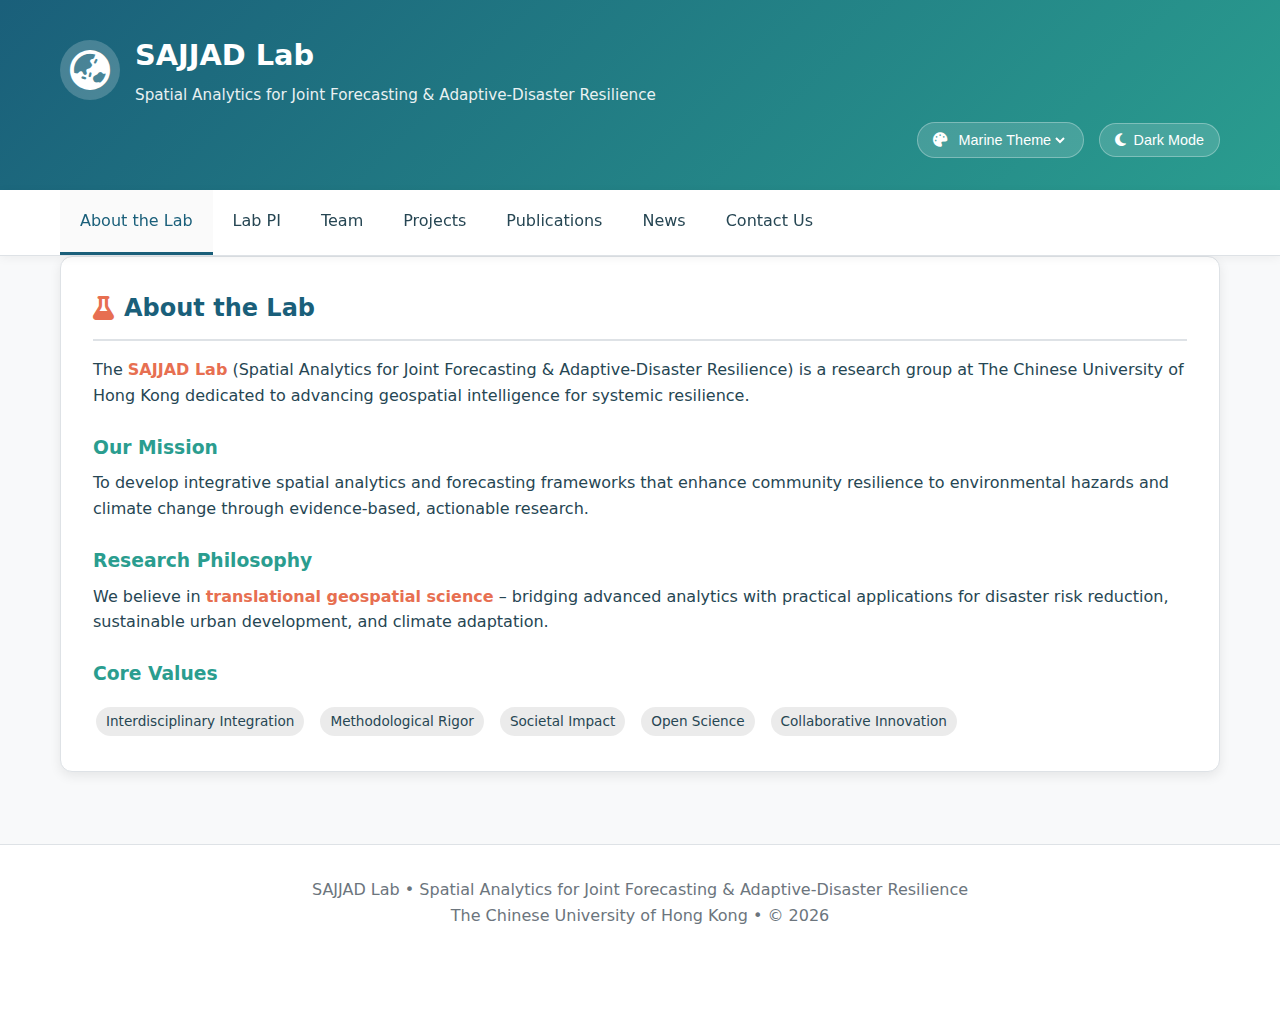
<file: deepseek_html_20260106_31c61b.html>
<!DOCTYPE html>
<html lang="en">
<head>
    <meta charset="UTF-8">
    <meta name="viewport" content="width=device-width, initial-scale=1.0">
    <title>SAJJAD Lab - Spatial Analytics for Resilience</title>
    <link rel="stylesheet" href="https://cdnjs.cloudflare.com/ajax/libs/font-awesome/6.4.0/css/all.min.css">
    <style>
        /* ===== ROOT VARIABLES & THEMES ===== */
        :root {
            /* MARINE THEME (Default) */
            --primary-color: #1a5f7a;
            --secondary-color: #2a9d8f;
            --accent-color: #e76f51;
            --bg-color: #f8f9fa;
            --card-bg: #ffffff;
            --text-color: #264653;
            --text-light: #6c757d;
            --border-color: #dee2e6;
            --shadow: 0 4px 12px rgba(0, 0, 0, 0.08);
            --transition: all 0.3s ease;
        }

        /* COFFEE THEME */
        .theme-coffee {
            --primary-color: #6f4e37;
            --secondary-color: #c19a6b;
            --accent-color: #8b4513;
            --bg-color: #f5ebe0;
            --card-bg: #ffffff;
            --text-color: #3e2723;
            --text-light: #795548;
            --border-color: #d7ccc8;
        }

        /* RETRO THEME */
        .theme-retro {
            --primary-color: #d4a017;
            --secondary-color: #9b4f96;
            --accent-color: #2a9d8f;
            --bg-color: #fef9f3;
            --card-bg: #fffaf0;
            --text-color: #2a2a2a;
            --text-light: #666666;
            --border-color: #e6d5b8;
        }

        /* DARK MODE */
        .dark-mode {
            --primary-color: #4dabf7;
            --secondary-color: #20c997;
            --accent-color: #ff922b;
            --bg-color: #121212;
            --card-bg: #1e1e1e;
            --text-color: #e9ecef;
            --text-light: #adb5bd;
            --border-color: #343a40;
            --shadow: 0 4px 12px rgba(0, 0, 0, 0.25);
        }

        /* ===== BASE STYLES ===== */
        * {
            margin: 0;
            padding: 0;
            box-sizing: border-box;
        }

        body {
            font-family: 'Segoe UI', system-ui, -apple-system, sans-serif;
            line-height: 1.6;
            color: var(--text-color);
            background-color: var(--bg-color);
            transition: var(--transition);
        }

        .container {
            max-width: 1200px;
            margin: 0 auto;
            padding: 0 20px;
        }

        /* ===== HEADER ===== */
        header {
            background: linear-gradient(135deg, var(--primary-color), var(--secondary-color));
            color: white;
            padding: 2rem 0;
            box-shadow: 0 4px 12px rgba(0, 0, 0, 0.1);
        }

        .header-content {
            display: flex;
            justify-content: space-between;
            align-items: center;
            flex-wrap: wrap;
        }

        .logo {
            display: flex;
            align-items: center;
            gap: 15px;
        }

        .logo-icon {
            font-size: 2.5rem;
            background: rgba(255, 255, 255, 0.2);
            width: 60px;
            height: 60px;
            border-radius: 50%;
            display: flex;
            align-items: center;
            justify-content: center;
        }

        .logo-text h1 {
            font-size: 1.8rem;
            margin-bottom: 5px;
        }

        .logo-text p {
            opacity: 0.9;
            font-size: 0.95rem;
        }

        /* ===== CONTROLS ===== */
        .controls {
            display: flex;
            gap: 15px;
            align-items: center;
            margin-top: 15px;
            width: 100%;
            justify-content: flex-end;
        }

        .theme-selector, .mode-toggle {
            background: rgba(255, 255, 255, 0.15);
            border: 1px solid rgba(255, 255, 255, 0.3);
            border-radius: 25px;
            padding: 8px 15px;
            color: white;
            cursor: pointer;
            display: flex;
            align-items: center;
            gap: 8px;
            transition: var(--transition);
            font-size: 0.9rem;
        }

        .theme-selector:hover, .mode-toggle:hover {
            background: rgba(255, 255, 255, 0.25);
        }

        .theme-selector select {
            background: transparent;
            border: none;
            color: white;
            cursor: pointer;
            font-size: 0.9rem;
        }

        .theme-selector option {
            color: #333;
        }

        /* ===== SOCIAL LINKS ===== */
        .social-links {
            display: flex;
            gap: 12px;
            margin-top: 10px;
        }

        .social-link {
            width: 40px;
            height: 40px;
            border-radius: 50%;
            background: rgba(255, 255, 255, 0.15);
            display: flex;
            align-items: center;
            justify-content: center;
            color: white;
            text-decoration: none;
            transition: var(--transition);
            border: 1px solid rgba(255, 255, 255, 0.2);
        }

        .social-link:hover {
            background: rgba(255, 255, 255, 0.3);
            transform: translateY(-3px);
        }

        /* ===== NAVIGATION ===== */
        nav {
            background-color: var(--card-bg);
            box-shadow: 0 2px 10px rgba(0, 0, 0, 0.05);
            position: sticky;
            top: 0;
            z-index: 100;
            border-bottom: 1px solid var(--border-color);
        }

        .nav-container {
            display: flex;
            justify-content: space-between;
            align-items: center;
        }

        .nav-links {
            display: flex;
            list-style: none;
            overflow-x: auto;
            padding: 0;
        }

        .nav-links li {
            flex-shrink: 0;
        }

        .nav-links a {
            display: block;
            padding: 18px 20px;
            text-decoration: none;
            color: var(--text-color);
            font-weight: 500;
            border-bottom: 3px solid transparent;
            transition: var(--transition);
            white-space: nowrap;
        }

        .nav-links a:hover, .nav-links a.active {
            color: var(--primary-color);
            border-bottom-color: var(--primary-color);
            background-color: rgba(0, 0, 0, 0.02);
        }

        .mobile-menu-btn {
            display: none;
            background: none;
            border: none;
            font-size: 1.5rem;
            color: var(--text-color);
            cursor: pointer;
        }

        /* ===== MAIN CONTENT ===== */
        main {
            padding: 3rem 0;
            min-height: 60vh;
        }

        .tab-content {
            display: none;
            animation: fadeIn 0.5s ease;
        }

        .tab-content.active {
            display: block;
        }

        @keyframes fadeIn {
            from { opacity: 0; transform: translateY(10px); }
            to { opacity: 1; transform: translateY(0); }
        }

        /* ===== CONTENT CARDS ===== */
        .content-card {
            background-color: var(--card-bg);
            border-radius: 12px;
            padding: 2rem;
            margin-bottom: 2rem;
            box-shadow: var(--shadow);
            border: 1px solid var(--border-color);
            transition: var(--transition);
        }

        .content-card:hover {
            transform: translateY(-5px);
            box-shadow: 0 8px 20px rgba(0, 0, 0, 0.12);
        }

        .content-card h2 {
            color: var(--primary-color);
            margin-bottom: 1rem;
            padding-bottom: 0.75rem;
            border-bottom: 2px solid var(--border-color);
            display: flex;
            align-items: center;
            gap: 10px;
        }

        .content-card h2 i {
            color: var(--accent-color);
        }

        .content-card h3 {
            color: var(--secondary-color);
            margin: 1.5rem 0 0.5rem 0;
        }

        /* ===== TEAM & PROJECT GRIDS ===== */
        .team-grid, .projects-grid {
            display: grid;
            grid-template-columns: repeat(auto-fill, minmax(280px, 1fr));
            gap: 1.5rem;
            margin-top: 1.5rem;
        }

        .team-member, .project-card {
            background-color: rgba(0, 0, 0, 0.02);
            border-radius: 10px;
            padding: 1.5rem;
            border: 1px solid var(--border-color);
            transition: var(--transition);
        }

        .team-member:hover, .project-card:hover {
            background-color: rgba(0, 0, 0, 0.04);
            transform: translateY(-3px);
        }

        .member-role {
            color: var(--accent-color);
            font-weight: 600;
            margin: 5px 0;
            font-size: 0.95rem;
        }

        .member-focus {
            font-size: 0.9rem;
            color: var(--text-light);
            margin-top: 10px;
        }

        /* ===== PUBLICATIONS LIST ===== */
        .publication-list {
            list-style: none;
        }

        .publication-item {
            padding: 1.2rem 0;
            border-bottom: 1px solid var(--border-color);
        }

        .publication-item:last-child {
            border-bottom: none;
        }

        .pub-title {
            font-weight: 600;
            margin-bottom: 5px;
            color: var(--text-color);
        }

        .pub-authors, .pub-venue {
            color: var(--text-light);
            font-size: 0.95rem;
            margin-bottom: 3px;
        }

        .pub-links {
            margin-top: 10px;
            display: flex;
            gap: 10px;
        }

        .pub-link {
            display: inline-flex;
            align-items: center;
            gap: 5px;
            padding: 5px 12px;
            background-color: rgba(0, 0, 0, 0.05);
            border-radius: 4px;
            color: var(--primary-color);
            text-decoration: none;
            font-size: 0.9rem;
            transition: var(--transition);
        }

        .pub-link:hover {
            background-color: rgba(0, 0, 0, 0.1);
        }

        /* ===== NEWS ===== */
        .news-item {
            padding: 1.2rem 0;
            border-bottom: 1px solid var(--border-color);
        }

        .news-date {
            color: var(--accent-color);
            font-weight: 600;
            font-size: 0.95rem;
            margin-bottom: 5px;
        }

        /* ===== CONTACT FORM ===== */
        .contact-info {
            display: grid;
            grid-template-columns: repeat(auto-fit, minmax(250px, 1fr));
            gap: 2rem;
            margin-top: 1.5rem;
        }

        .contact-item {
            display: flex;
            align-items: flex-start;
            gap: 15px;
        }

        .contact-icon {
            background-color: var(--primary-color);
            color: white;
            width: 50px;
            height: 50px;
            border-radius: 50%;
            display: flex;
            align-items: center;
            justify-content: center;
            font-size: 1.2rem;
            flex-shrink: 0;
        }

        /* ===== FOOTER ===== */
        footer {
            background-color: var(--card-bg);
            border-top: 1px solid var(--border-color);
            padding: 2rem 0;
            margin-top: 3rem;
            text-align: center;
            color: var(--text-light);
        }

        /* ===== RESPONSIVE DESIGN ===== */
        @media (max-width: 768px) {
            .header-content {
                flex-direction: column;
                text-align: center;
                gap: 20px;
            }

            .logo {
                flex-direction: column;
                text-align: center;
            }

            .controls {
                justify-content: center;
                margin-top: 20px;
            }

            .nav-container {
                flex-direction: column;
                align-items: stretch;
            }

            .nav-links {
                flex-direction: column;
                display: none;
                width: 100%;
            }

            .nav-links.active {
                display: flex;
            }

            .nav-links a {
                padding: 15px;
                border-bottom: 1px solid var(--border-color);
                border-left: 3px solid transparent;
            }

            .nav-links a:hover, .nav-links a.active {
                border-left-color: var(--primary-color);
                border-bottom-color: var(--border-color);
            }

            .mobile-menu-btn {
                display: block;
                align-self: flex-end;
                margin: 10px 0;
            }

            .team-grid, .projects-grid {
                grid-template-columns: 1fr;
            }

            .contact-info {
                grid-template-columns: 1fr;
            }
        }

        /* ===== UTILITY CLASSES ===== */
        .btn {
            display: inline-block;
            background-color: var(--primary-color);
            color: white;
            padding: 10px 20px;
            border-radius: 6px;
            text-decoration: none;
            font-weight: 500;
            border: none;
            cursor: pointer;
            transition: var(--transition);
        }

        .btn:hover {
            background-color: var(--secondary-color);
            transform: translateY(-3px);
        }

        .tag {
            display: inline-block;
            background-color: rgba(0, 0, 0, 0.08);
            color: var(--text-color);
            padding: 4px 10px;
            border-radius: 20px;
            font-size: 0.85rem;
            margin: 3px;
        }

        .highlight {
            color: var(--accent-color);
            font-weight: 600;
        }
    </style>
</head>
<body>
    <!-- HEADER -->
    <header>
        <div class="container header-content">
            <div class="logo">
                <div class="logo-icon">
                    <i class="fas fa-globe-asia"></i>
                </div>
                <div class="logo-text">
                    <h1>SAJJAD Lab</h1>
                    <p>Spatial Analytics for Joint Forecasting & Adaptive-Disaster Resilience</p>
                </div>
            </div>
            
            <div class="controls">
                <div class="theme-selector">
                    <i class="fas fa-palette"></i>
                    <select id="themeSelect">
                        <option value="default">Marine Theme</option>
                        <option value="coffee">Coffee Theme</option>
                        <option value="retro">Retro Theme</option>
                    </select>
                </div>
                
                <button class="mode-toggle" id="modeToggle">
                    <i class="fas fa-moon"></i>
                    <span>Dark Mode</span>
                </button>
            </div>
        </div>
    </header>

    <!-- NAVIGATION -->
    <nav>
        <div class="container nav-container">
            <button class="mobile-menu-btn" id="mobileMenuBtn">
                <i class="fas fa-bars"></i>
            </button>
            <ul class="nav-links" id="navLinks">
                <li><a href="#about" class="nav-link active" data-tab="about">About the Lab</a></li>
                <li><a href="#pi" class="nav-link" data-tab="pi">Lab PI</a></li>
                <li><a href="#team" class="nav-link" data-tab="team">Team</a></li>
                <li><a href="#projects" class="nav-link" data-tab="projects">Projects</a></li>
                <li><a href="#publications" class="nav-link" data-tab="publications">Publications</a></li>
                <li><a href="#news" class="nav-link" data-tab="news">News</a></li>
                <li><a href="#contact" class="nav-link" data-tab="contact">Contact Us</a></li>
            </ul>
            
            <div class="social-links">
                <a href="https://github.com/msajjad3" class="social-link" title="GitHub" target="_blank">
                    <i class="fab fa-github"></i>
                </a>
                <a href="https://scholar.google.com/citations?user=iuXamUEAAAAJ" class="social-link" title="Google Scholar" target="_blank">
                    <i class="fas fa-graduation-cap"></i>
                </a>
                <a href="https://twitter.com" class="social-link" title="Twitter" target="_blank">
                    <i class="fab fa-twitter"></i>
                </a>
                <a href="https://linkedin.com" class="social-link" title="LinkedIn" target="_blank">
                    <i class="fab fa-linkedin-in"></i>
                </a>
            </div>
        </div>
    </nav>

    <!-- MAIN CONTENT -->
    <main class="container">
        <!-- ABOUT TAB -->
        <section id="about" class="tab-content active">
            <div class="content-card">
                <h2><i class="fas fa-flask"></i> About the Lab</h2>
                <p>The <span class="highlight">SAJJAD Lab</span> (Spatial Analytics for Joint Forecasting & Adaptive-Disaster Resilience) is a research group at The Chinese University of Hong Kong dedicated to advancing geospatial intelligence for systemic resilience.</p>
                
                <h3>Our Mission</h3>
                <p>To develop integrative spatial analytics and forecasting frameworks that enhance community resilience to environmental hazards and climate change through evidence-based, actionable research.</p>
                
                <h3>Research Philosophy</h3>
                <p>We believe in <span class="highlight">translational geospatial science</span> – bridging advanced analytics with practical applications for disaster risk reduction, sustainable urban development, and climate adaptation.</p>
                
                <h3>Core Values</h3>
                <div style="display: flex; flex-wrap: wrap; gap: 10px; margin-top: 15px;">
                    <span class="tag">Interdisciplinary Integration</span>
                    <span class="tag">Methodological Rigor</span>
                    <span class="tag">Societal Impact</span>
                    <span class="tag">Open Science</span>
                    <span class="tag">Collaborative Innovation</span>
                </div>
            </div>
        </section>

        <!-- LAB PI TAB -->
        <section id="pi" class="tab-content">
            <div class="content-card">
                <h2><i class="fas fa-user-tie"></i> Lab Principal Investigator</h2>
                <div style="display: flex; flex-direction: column; gap: 1.5rem;">
                    <div style="display: flex; align-items: flex-start; gap: 1.5rem; flex-wrap: wrap;">
                        <div style="flex-shrink: 0;">
                            <div style="width: 150px; height: 150px; background: linear-gradient(135deg, var(--primary-color), var(--secondary-color)); border-radius: 50%; display: flex; align-items: center; justify-content: center; color: white; font-size: 3rem;">
                                <i class="fas fa-user-graduate"></i>
                            </div>
                        </div>
                        <div style="flex: 1;">
                            <h3>Dr. Muhammad Sajjad</h3>
                            <p class="member-role">Research Assistant Professor</p>
                            <p>The Chinese University of Hong Kong</p>
                            <p style="margin-top: 15px;">Dr. Sajjad's research focuses on geospatial data science for disaster risk reduction, coastal vulnerability assessment, and urban resilience planning. His work integrates remote sensing, machine learning, and spatial modeling to address complex human-environment challenges.</p>
                            
                            <div style="margin-top: 20px;">
                                <a href="https://scholar.google.com/citations?user=iuXamUEAAAAJ" class="btn" target="_blank">
                                    <i class="fas fa-graduation-cap"></i> Google Scholar
                                </a>
                                <a href="mailto:lab.sajjad@cuhk.edu.hk" class="btn" style="background-color: var(--secondary-color);">
                                    <i class="fas fa-envelope"></i> Contact
                                </a>
                            </div>
                        </div>
                    </div>
                    
                    <div>
                        <h3>Research Interests</h3>
                        <div style="display: flex; flex-wrap: wrap; gap: 8px; margin-top: 10px;">
                            <span class="tag">Disaster Resilience</span>
                            <span class="tag">Coastal Vulnerability</span>
                            <span class="tag">Remote Sensing</span>
                            <span class="tag">Spatial Data Science</span>
                            <span class="tag">Machine Learning</span>
                            <span class="tag">Climate Adaptation</span>
                            <span class="tag">Urban Sustainability</span>
                        </div>
                    </div>
                    
                    <div>
                        <h3>Education & Background</h3>
                        <ul style="padding-left: 20px; margin-top: 10px;">
                            <li>PhD in Geography/Geospatial Sciences</li>
                            <li>Visiting Scholar, Princeton University, USA</li>
                            <li>Research Assistant Professor, The Chinese University of Hong Kong</li>
                            <li>Extensive publication record in high-impact journals</li>
                        </ul>
                    </div>
                </div>
            </div>
        </section>

        <!-- TEAM TAB -->
        <section id="team" class="tab-content">
            <div class="content-card">
                <h2><i class="fas fa-users"></i> Team Members</h2>
                <p>Our interdisciplinary team brings together expertise in geography, data science, environmental science, and urban planning.</p>
                
                <div class="team-grid">
                    <div class="team-member">
                        <h3>Dr. Muhammad Sajjad</h3>
                        <p class="member-role">Principal Investigator</p>
                        <p>Geospatial data science, disaster resilience, remote sensing</p>
                        <p class="member-focus">
                            <i class="fas fa-map-marker-alt"></i> Primary focus: Coastal vulnerability assessment
                        </p>
                    </div>
                    
                    <div class="team-member">
                        <h3>Open Position</h3>
                        <p class="member-role">Postdoctoral Researcher</p>
                        <p>We are seeking candidates with expertise in remote sensing, machine learning, or spatial statistics.</p>
                        <p class="member-focus">
                            <i class="fas fa-bullhorn"></i> Position available starting 2024
                        </p>
                    </div>
                    
                    <div class="team-member">
                        <h3>Open Position</h3>
                        <p class="member-role">PhD Student</p>
                        <p>Opportunities for doctoral research in geospatial analytics for disaster risk reduction.</p>
                        <p class="member-focus">
                            <i class="fas fa-university"></i> CUHK PhD programs
                        </p>
                    </div>
                    
                    <div class="team-member">
                        <h3>Collaborators</h3>
                        <p class="member-role">Research Partners</p>
                        <p>Network of collaborators from Princeton University, international institutions, and industry partners.</p>
                        <p class="member-focus">
                            <i class="fas fa-handshake"></i> Global collaborations
                        </p>
                    </div>
                </div>
                
                <div style="margin-top: 2rem; padding: 1.5rem; background-color: rgba(0, 0, 0, 0.03); border-radius: 8px;">
                    <h3><i class="fas fa-user-plus"></i> Join Our Team</h3>
                    <p>We welcome inquiries from motivated researchers interested in geospatial science, disaster resilience, and sustainable development. Please see the <a href="#contact" class="nav-link" style="display: inline; color: var(--primary-color);">Contact Us</a> section for opportunities.</p>
                </div>
            </div>
        </section>

        <!-- PROJECTS TAB -->
        <section id="projects" class="tab-content">
            <div class="content-card">
                <h2><i class="fas fa-project-diagram"></i> Research Projects</h2>
                <p>Our lab engages in interdisciplinary research projects at the intersection of geospatial science, disaster resilience, and sustainability.</p>
                
                <div class="projects-grid">
                    <div class="project-card">
                        <h3>Coastal Risk Forecasting</h3>
                        <p>Developing machine learning models for predicting coastal flood risks under climate change scenarios.</p>
                        <div style="margin-top: 15px;">
                            <span class="tag">Machine Learning</span>
                            <span class="tag">Coastal Hazards</span>
                            <span class="tag">Climate Change</span>
                        </div>
                    </div>
                    
                    <div class="project-card">
                        <h3>Urban Resilience Metrics</h3>
                        <p>Creating spatial indicators for assessing and monitoring resilience in high-density urban environments.</p>
                        <div style="margin-top: 15px;">
                            <span class="tag">Urban Analytics</span>
                            <span class="tag">Resilience Indicators</span>
                            <span class="tag">Spatial Modeling</span>
                        </div>
                    </div>
                    
                    <div class="project-card">
                        <h3>Geospatial AI for Biomass Estimation</h3>
                        <p>Integrating remote sensing and AI for above-ground biomass estimation in temperate forests.</p>
                        <div style="margin-top: 15px;">
                            <span class="tag">Remote Sensing</span>
                            <span class="tag">AI/ML</span>
                            <span class="tag">Forest Ecology</span>
                        </div>
                    </div>
                    
                    <div class="project-card">
                        <h3>Multi-Hazard Risk Assessment</h3>
                        <p>Developing integrated frameworks for assessing compound and cascading disaster risks.</p>
                        <div style="margin-top: 15px;">
                            <span class="tag">Multi-Hazard</span>
                            <span class="tag">Risk Assessment</span>
                            <span class="tag">Spatial Statistics</span>
                        </div>
                    </div>
                </div>
                
                <div style="margin-top: 2rem;">
                    <h3>Funding & Collaborations</h3>
                    <p>Our research is supported by competitive grants and collaborations with international partners, including Princeton University and various governmental agencies.</p>
                </div>
            </div>
        </section>

        <!-- PUBLICATIONS TAB -->
        <section id="publications" class="tab-content">
            <div class="content-card">
                <h2><i class="fas fa-file-alt"></i> Selected Publications</h2>
                <p>High-impact publications showcasing our research contributions to geospatial science and disaster resilience.</p>
                
                <ul class="publication-list">
                    <li class="publication-item">
                        <div class="pub-title">Rethinking disaster resilience in high-density cities: Towards an urban resilience knowledge system</div>
                        <div class="pub-authors">Sajjad, M., Chan, J.C.L., Chopra, S.S.</div>
                        <div class="pub-venue">Sustainable Cities and Society, 69, 102850 (2021)</div>
                        <div class="pub-links">
                            <a href="https://doi.org/10.1016/j.scs.2021.102850" class="pub-link" target="_blank">
                                <i class="fas fa-external-link-alt"></i> DOI
                            </a>
                            <a href="#" class="pub-link">
                                <i class="fas fa-file-pdf"></i> PDF
                            </a>
                        </div>
                    </li>
                    
                    <li class="publication-item">
                        <div class="pub-title">Assessing hazard vulnerability, habitat conservation, and restoration for the enhancement of mainland China's coastal resilience</div>
                        <div class="pub-authors">Sajjad, M., Li, Y., Tang, Z., Cao, L., Liu, X.</div>
                        <div class="pub-venue">Earth's Future, 6(3), 326-338 (2018)</div>
                        <div class="pub-links">
                            <a href="https://doi.org/10.1002/2017EF000676" class="pub-link" target="_blank">
                                <i class="fas fa-external-link-alt"></i> DOI
                            </a>
                        </div>
                    </li>
                    
                    <li class="publication-item">
                        <div class="pub-title">Integration of machine learning and remote sensing for above ground biomass estimation</div>
                        <div class="pub-authors">Anees, S.A., Mehmood, K., Khan, W.R., Sajjad, M., et al.</div>
                        <div class="pub-venue">Ecological Informatics, 82, 102732 (2024)</div>
                        <div class="pub-links">
                            <a href="https://doi.org/10.1016/j.ecoinf.2024.102732" class="pub-link" target="_blank">
                                <i class="fas fa-external-link-alt"></i> DOI
                            </a>
                        </div>
                    </li>
                    
                    <li class="publication-item">
                        <div class="pub-title">Risk assessment for the sustainability of coastal communities: A preliminary study</div>
                        <div class="pub-authors">Sajjad, M., Chan, J.C.L.</div>
                        <div class="pub-venue">Science of the Total Environment, 671, 339-350 (2019)</div>
                        <div class="pub-links">
                            <a href="https://doi.org/10.1016/j.scitotenv.2019.03.350" class="pub-link" target="_blank">
                                <i class="fas fa-external-link-alt"></i> DOI
                            </a>
                        </div>
                    </li>
                </ul>
                
                <div style="margin-top: 2rem; text-align: center;">
                    <a href="https://scholar.google.com/citations?user=iuXamUEAAAAJ" class="btn" target="_blank">
                        <i class="fas fa-graduation-cap"></i> View Complete Publication List on Google Scholar
                    </a>
                </div>
            </div>
        </section>

        <!-- NEWS TAB -->
        <section id="news" class="tab-content">
            <div class="content-card">
                <h2><i class="fas fa-newspaper"></i> Lab News & Updates</h2>
                
                <div class="news-item">
                    <div class="news-date">December 2024</div>
                    <h3>New Lab Website Launched</h3>
                    <p>We're excited to launch our new lab website to share our research and connect with collaborators.</p>
                </div>
                
                <div class="news-item">
                    <div class="news-date">November 2024</div>
                    <h3>Paper Accepted in Ecological Informatics</h3>
                    <p>Our research on "Integration of machine learning and remote sensing for above ground biomass estimation" has been accepted for publication.</p>
                </div>
                
                <div class="news-item">
                    <div class="news-date">October 2024</div>
                    <h3>Conference Presentation at AGU Fall Meeting</h3>
                    <p>Lab members presented research on coastal resilience frameworks at the American Geophysical Union conference.</p>
                </div>
                
                <div class="news-item">
                    <div class="news-date">September 2024</div>
                    <h3>New Research Grant Awarded</h3>
                    <p>Received funding for a project on "Multi-hazard risk assessment in coastal urban areas under climate change."</p>
                </div>
                
                <div class="news-item">
                    <div class="news-date">August 2024</div>
                    <h3>Postdoctoral Position Opening</h3>
                    <p>We're seeking a postdoctoral researcher with expertise in geospatial AI and remote sensing. Applications now open.</p>
                </div>
            </div>
        </section>

        <!-- CONTACT TAB -->
        <section id="contact" class="tab-content">
            <div class="content-card">
                <h2><i class="fas fa-envelope"></i> Contact Us</h2>
                <p>We welcome inquiries about research collaborations, student opportunities, and potential partnerships.</p>
                
                <div class="contact-info">
                    <div class="contact-item">
                        <div class="contact-icon">
                            <i class="fas fa-map-marker-alt"></i>
                        </div>
                        <div>
                            <h3>Location</h3>
                            <p>SAJJAD Lab<br>
                            Department of Geography and Resource Management<br>
                            The Chinese University of Hong Kong<br>
                            Shatin, New Territories, Hong Kong</p>
                        </div>
                    </div>
                    
                    <div class="contact-item">
                        <div class="contact-icon">
                            <i class="fas fa-envelope"></i>
                        </div>
                        <div>
                            <h3>Email</h3>
                            <p>For general inquiries:<br>
                            <strong>lab.sajjad@cuhk.edu.hk</strong></p>
                            <p style="margin-top: 10px;">For collaboration proposals:<br>
                            <strong>collaborate.sajjad@cuhk.edu.hk</strong></p>
                        </div>
                    </div>
                    
                    <div class="contact-item">
                        <div class="contact-icon">
                            <i class="fas fa-user-graduate"></i>
                        </div>
                        <div>
                            <h3>Opportunities</h3>
                            <p>We're always interested in talented researchers. Current openings:</p>
                            <ul style="padding-left: 20px; margin-top: 10px;">
                                <li>Postdoctoral Researchers</li>
                                <li>PhD Students</li>
                                <li>Visiting Scholars</li>
                                <li>Research Assistants</li>
                            </ul>
                        </div>
                    </div>
                </div>
                
                <div style="margin-top: 2rem; padding: 1.5rem; background-color: rgba(0, 0, 0, 0.03); border-radius: 8px;">
                    <h3><i class="fas fa-handshake"></i> Collaboration Interests</h3>
                    <p>We actively seek collaborations with:</p>
                    <ul style="columns: 2; margin-top: 10px;">
                        <li>Government agencies</li>
                        <li>International research institutions</li>
                        <li>Industry partners in geospatial tech</li>
                        <li>NGOs focused on disaster risk reduction</li>
                        <li>Universities worldwide</li>
                        <li>Community organizations</li>
                    </ul>
                </div>
            </div>
        </section>
    </main>

    <!-- FOOTER -->
    <footer>
        <div class="container">
            <p>SAJJAD Lab • Spatial Analytics for Joint Forecasting & Adaptive-Disaster Resilience</p>
            <p>The Chinese University of Hong Kong • © 2024</p>
            <div class="social-links" style="justify-content: center; margin-top: 1rem;">
                <a href="https://github.com/msajjad3" class="social-link" title="GitHub">
                    <i class="fab fa-github"></i>
                </a>
                <a href="https://scholar.google.com/citations?user=iuXamUEAAAAJ" class="social-link" title="Google Scholar">
                    <i class="fas fa-graduation-cap"></i>
                </a>
                <a href="https://twitter.com" class="social-link" title="Twitter">
                    <i class="fab fa-twitter"></i>
                </a>
                <a href="https://linkedin.com" class="social-link" title="LinkedIn">
                    <i class="fab fa-linkedin-in"></i>
                </a>
            </div>
        </div>
    </footer>

    <!-- JAVASCRIPT -->
    <script>
        // DOM Elements
        const themeSelect = document.getElementById('themeSelect');
        const modeToggle = document.getElementById('modeToggle');
        const mobileMenuBtn = document.getElementById('mobileMenuBtn');
        const navLinks = document.getElementById('navLinks');
        const navItems = document.querySelectorAll('.nav-link');
        const tabContents = document.querySelectorAll('.tab-content');

        // Initialize theme from localStorage or default
        document.addEventListener('DOMContentLoaded', () => {
            const savedTheme = localStorage.getItem('sajjadLabTheme') || 'default';
            const savedMode = localStorage.getItem('sajjadLabMode') || 'light';
            
            // Apply saved theme
            document.body.classList.remove('theme-coffee', 'theme-retro');
            if (savedTheme !== 'default') {
                document.body.classList.add(`theme-${savedTheme}`);
            }
            themeSelect.value = savedTheme;
            
            // Apply saved mode
            if (savedMode === 'dark') {
                document.body.classList.add('dark-mode');
                modeToggle.innerHTML = '<i class="fas fa-sun"></i><span>Light Mode</span>';
            }
            
            // Set active tab from URL hash or default
            const hash = window.location.hash.substring(1) || 'about';
            switchTab(hash);
        });

        // Theme Selector
        themeSelect.addEventListener('change', (e) => {
            const theme = e.target.value;
            
            // Remove all theme classes
            document.body.classList.remove('theme-coffee', 'theme-retro');
            
            // Add selected theme class
            if (theme !== 'default') {
                document.body.classList.add(`theme-${theme}`);
            }
            
            // Save to localStorage
            localStorage.setItem('sajjadLabTheme', theme);
        });

        // Dark/Light Mode Toggle
        modeToggle.addEventListener('click', () => {
            document.body.classList.toggle('dark-mode');
            
            if (document.body.classList.contains('dark-mode')) {
                modeToggle.innerHTML = '<i class="fas fa-sun"></i><span>Light Mode</span>';
                localStorage.setItem('sajjadLabMode', 'dark');
            } else {
                modeToggle.innerHTML = '<i class="fas fa-moon"></i><span>Dark Mode</span>';
                localStorage.setItem('sajjadLabMode', 'light');
            }
        });

        // Mobile Menu Toggle
        mobileMenuBtn.addEventListener('click', () => {
            navLinks.classList.toggle('active');
            mobileMenuBtn.innerHTML = navLinks.classList.contains('active') 
                ? '<i class="fas fa-times"></i>' 
                : '<i class="fas fa-bars"></i>';
        });

        // Tab Navigation
        navItems.forEach(item => {
            item.addEventListener('click', (e) => {
                e.preventDefault();
                const tabId = item.getAttribute('data-tab');
                
                // Update URL hash without scrolling
                history.pushState(null, null, `#${tabId}`);
                
                // Switch tab
                switchTab(tabId);
                
                // Close mobile menu if open
                if (navLinks.classList.contains('active')) {
                    navLinks.classList.remove('active');
                    mobileMenuBtn.innerHTML = '<i class="fas fa-bars"></i>';
                }
            });
        });

        // Handle browser back/forward buttons
        window.addEventListener('popstate', () => {
            const hash = window.location.hash.substring(1) || 'about';
            switchTab(hash);
        });

        // Tab switching function
        function switchTab(tabId) {
            // Hide all tabs
            tabContents.forEach(tab => tab.classList.remove('active'));
            navItems.forEach(item => item.classList.remove('active'));
            
            // Show selected tab
            const activeTab = document.getElementById(tabId);
            if (activeTab) {
                activeTab.classList.add('active');
            }
            
            // Activate corresponding nav link
            const activeNavLink = document.querySelector(`.nav-link[data-tab="${tabId}"]`);
            if (activeNavLink) {
                activeNavLink.classList.add('active');
            }
            
            // If tab doesn't exist, default to about
            if (!activeTab) {
                switchTab('about');
            }
        }

        // Smooth scroll for anchor links
        document.querySelectorAll('a[href^="#"]').forEach(anchor => {
            anchor.addEventListener('click', function(e) {
                const href = this.getAttribute('href');
                if (href !== '#' && href.startsWith('#') && document.querySelector(href)) {
                    e.preventDefault();
                    document.querySelector(href).scrollIntoView({
                        behavior: 'smooth'
                    });
                }
            });
        });

        // Update copyright year
        document.querySelector('footer p:last-of-type').innerHTML = 
            `The Chinese University of Hong Kong • © ${new Date().getFullYear()}`;
    </script>
</body>
</html>
</file>
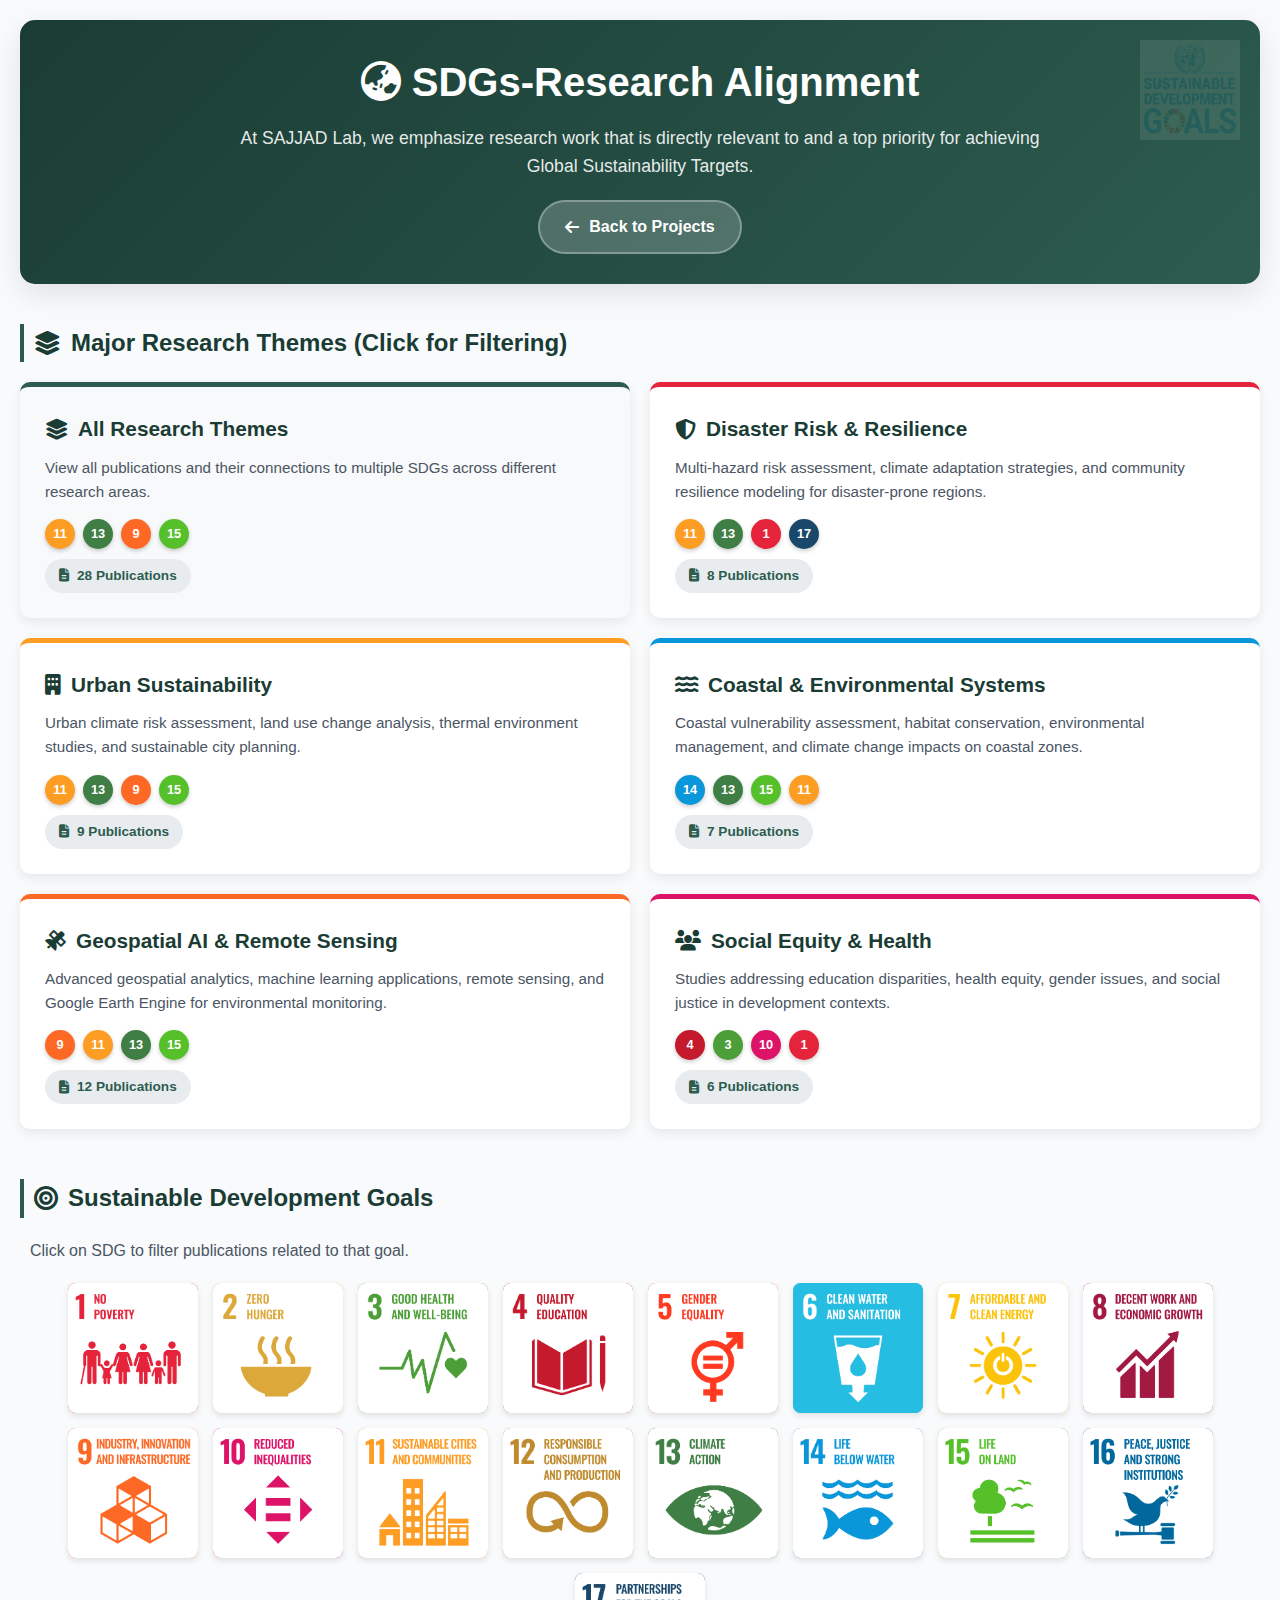
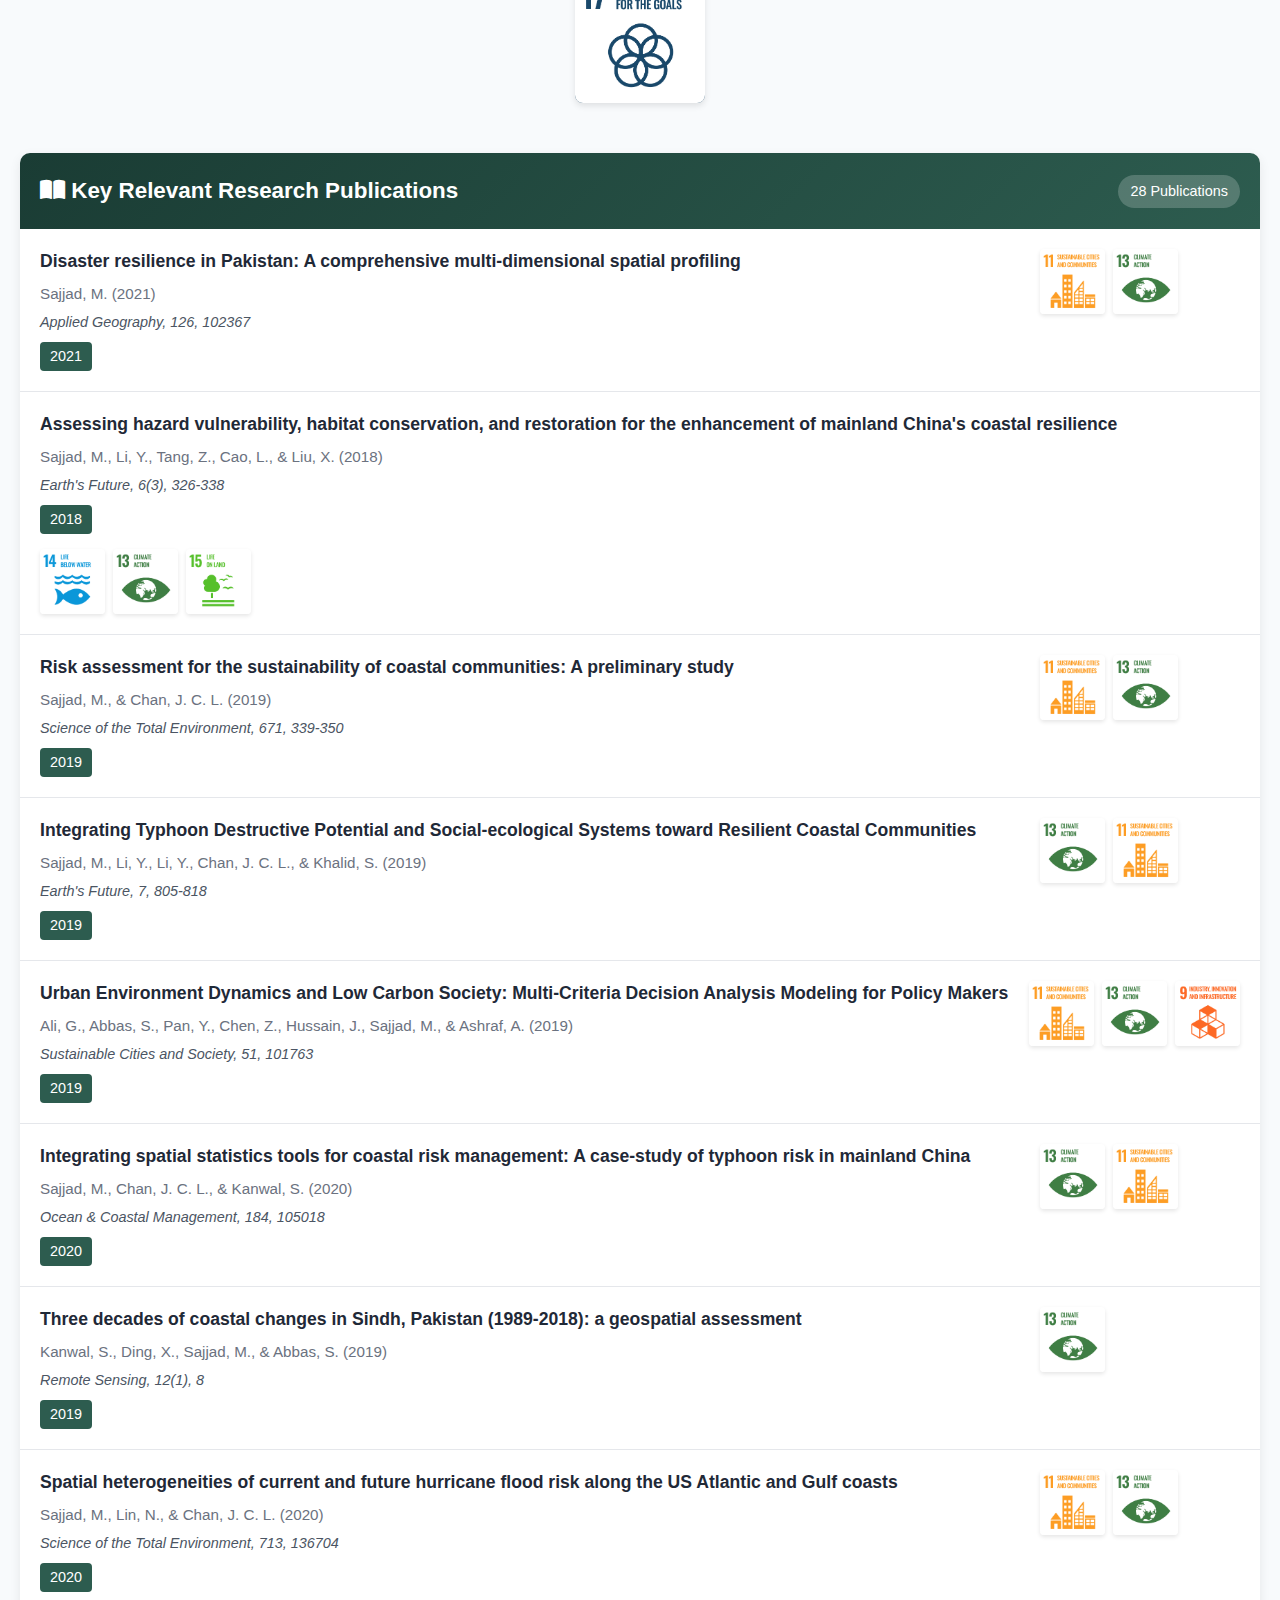
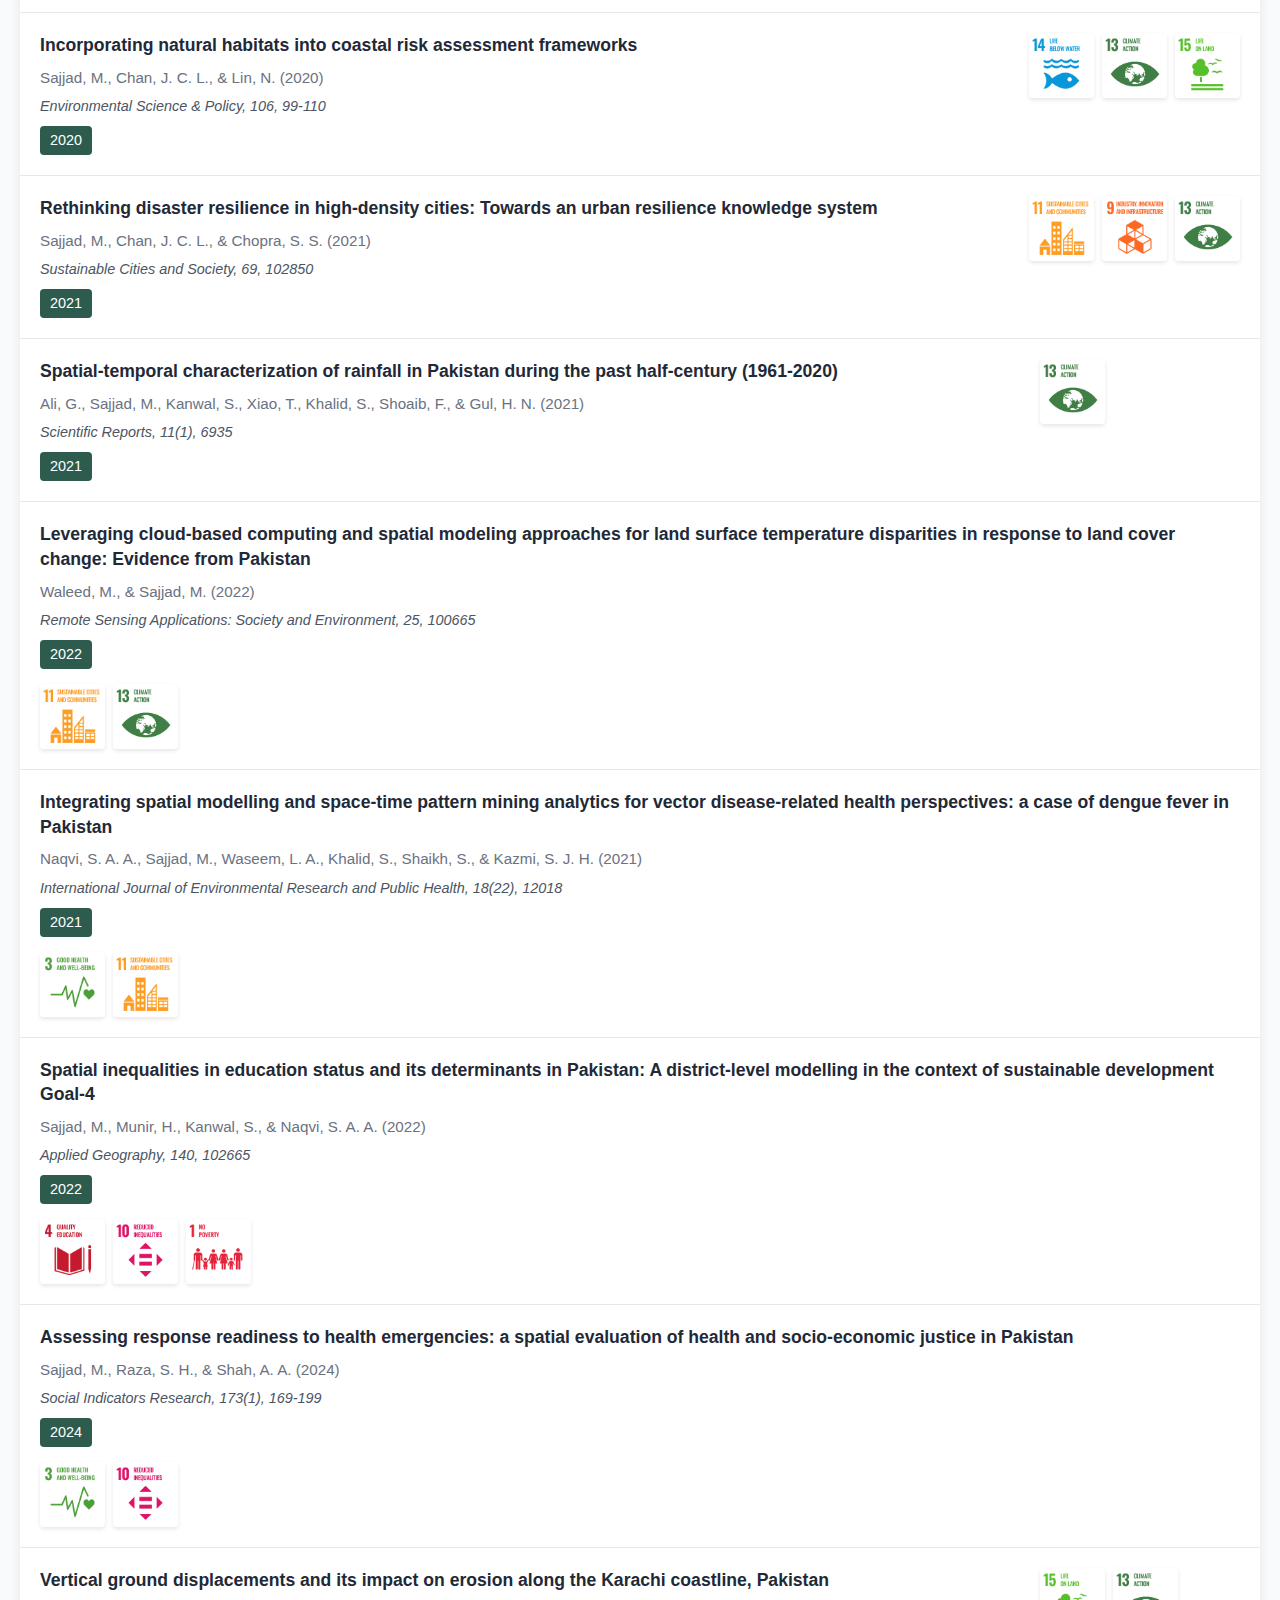
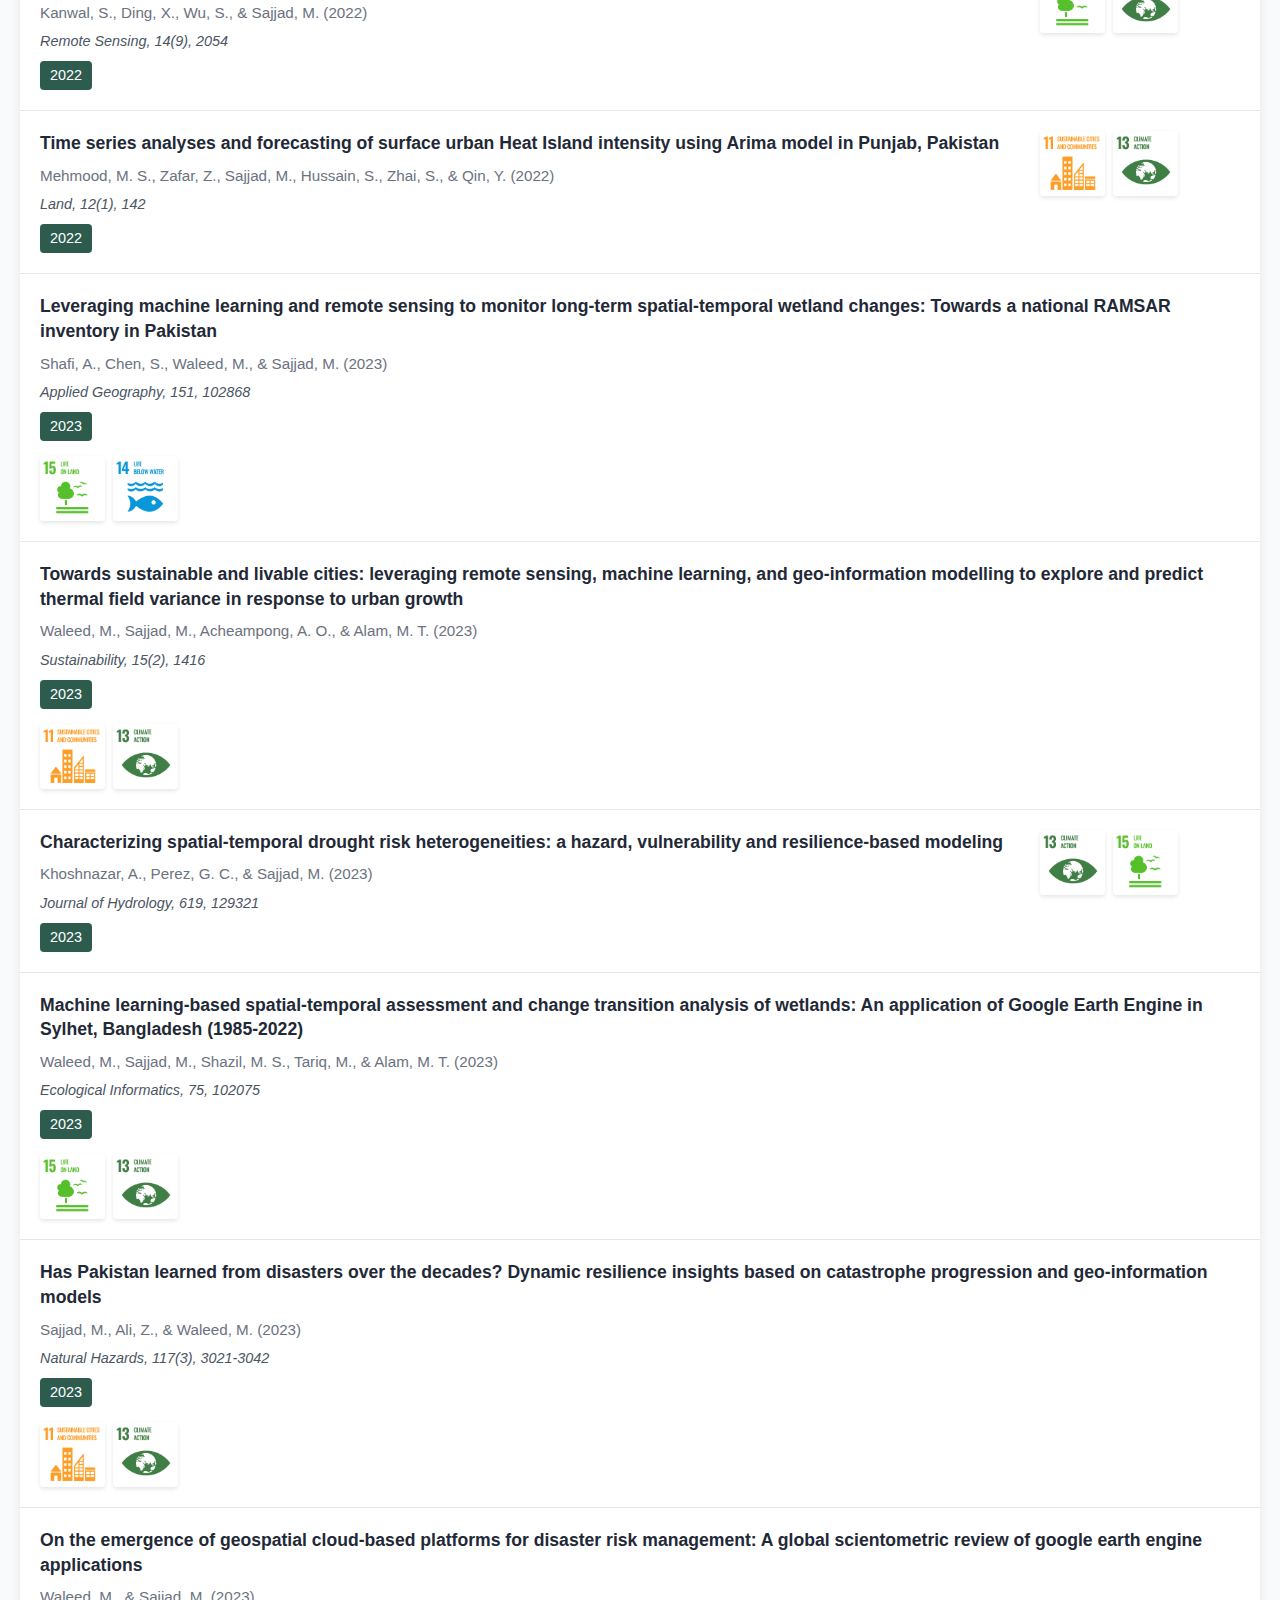
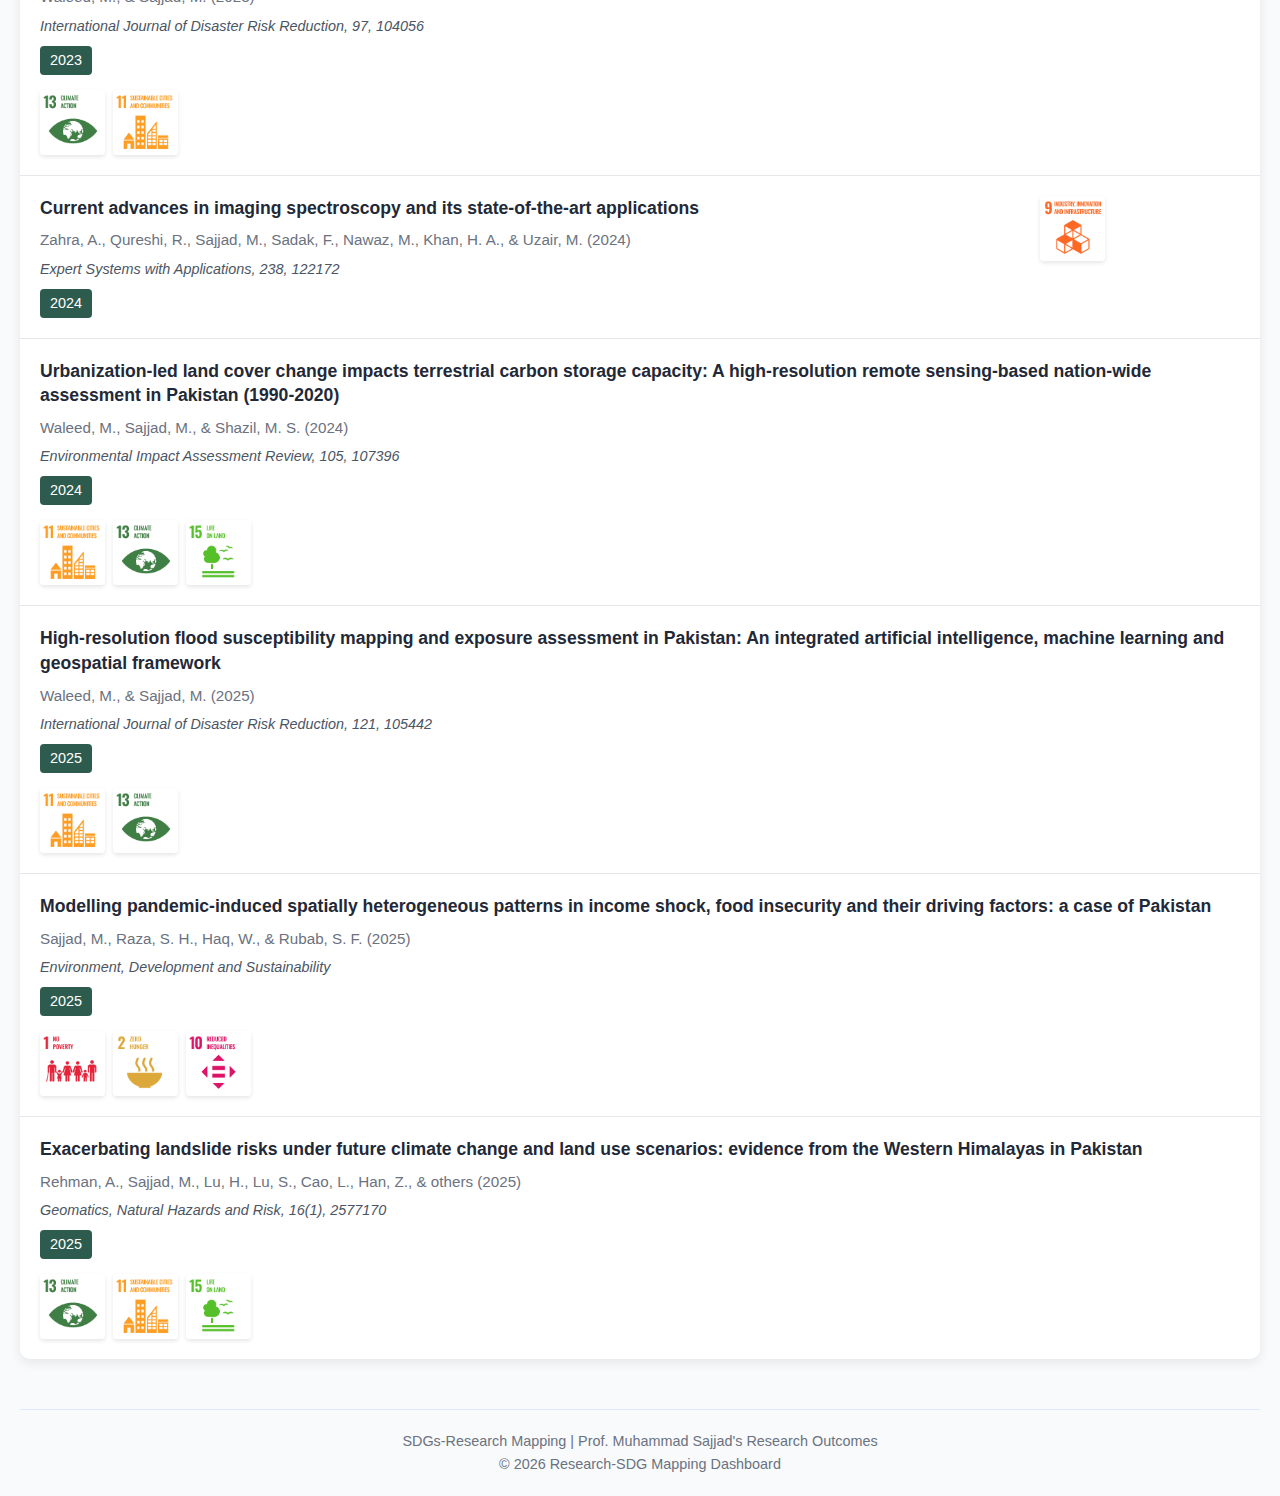
<file: sdg-mapping.html>
<!DOCTYPE html>
<html lang="en">
<head>
    <meta charset="UTF-8">
    <meta name="viewport" content="width=device-width, initial-scale=1.0">
    <title>SDG-Research Dashboard | SAJJAD Lab</title>
    <link rel="stylesheet" href="https://cdnjs.cloudflare.com/ajax/libs/font-awesome/6.4.0/css/all.min.css">
    <style>
        * {
            margin: 0;
            padding: 0;
            box-sizing: border-box;
            font-family: 'Segoe UI', Tahoma, Geneva, Verdana, sans-serif;
        }
        
        body {
            background-color: #f8fafc;
            color: #333;
            line-height: 1.6;
        }
        
        .container {
            max-width: 1400px;
            margin: 0 auto;
            padding: 20px;
        }
        
        /* Header Styles */
        header {
            text-align: center;
            margin-bottom: 40px;
            padding: 30px;
            background: linear-gradient(135deg, #1a3c34 0%, #2d5c4f 100%);
            color: white;
            border-radius: 15px;
            box-shadow: 0 10px 30px rgba(0,0,0,0.1);
            position: relative;
            overflow: hidden;
        }
        
        .sdg-emblem {
            position: absolute;
            top: 20px;
            right: 20px;
            width: 100px;
            height: 100px;
            opacity: 0.1;
            z-index: 0;
        }
        
        h1 {
            color: white;
            margin-bottom: 10px;
            font-size: 2.5rem;
            position: relative;
            z-index: 1;
        }
        
        .subtitle {
            color: rgba(255,255,255,0.9);
            font-size: 1.1rem;
            max-width: 800px;
            margin: 0 auto 20px;
            position: relative;
            z-index: 1;
        }
        
        /* Research Themes Grid */
        .section-title {
            font-size: 1.5rem;
            color: #1a3c34;
            margin-bottom: 20px;
            padding-left: 10px;
            border-left: 4px solid #2d5c4f;
            display: flex;
            align-items: center;
            gap: 10px;
        }
        
        .research-themes {
            display: grid;
            grid-template-columns: repeat(2, 1fr);
            gap: 20px;
            margin-bottom: 50px;
        }
        
        .theme-card {
            background: white;
            border-radius: 10px;
            padding: 25px;
            box-shadow: 0 4px 12px rgba(0, 0, 0, 0.08);
            transition: transform 0.3s, box-shadow 0.3s;
            border-top: 5px solid;
            cursor: pointer;
        }
        
        .theme-card:hover {
            transform: translateY(-5px);
            box-shadow: 0 8px 16px rgba(0, 0, 0, 0.12);
        }
        
        .theme-card.active {
            border-top-color: #fd6925;
            background: #f8f9fa;
        }
        
        .theme-card h3 {
            font-size: 1.3rem;
            margin-bottom: 10px;
            color: #1a3c34;
            display: flex;
            align-items: center;
            gap: 10px;
        }
        
        .theme-card p {
            color: #4b5563;
            font-size: 0.95rem;
            margin-bottom: 15px;
        }
        
        .theme-sdgs {
            display: flex;
            flex-wrap: wrap;
            gap: 8px;
            margin-top: 10px;
        }
        
        .sdg-mini-badge {
            display: inline-flex;
            align-items: center;
            justify-content: center;
            width: 30px;
            height: 30px;
            border-radius: 50%;
            font-size: 0.8rem;
            font-weight: bold;
            color: white;
            box-shadow: 0 2px 4px rgba(0,0,0,0.2);
            transition: transform 0.2s;
            cursor: pointer;
        }
        
        .sdg-mini-badge:hover {
            transform: scale(1.1);
        }
        
        .pub-count {
            display: inline-flex;
            align-items: center;
            gap: 8px;
            background: #e9ecef;
            padding: 6px 14px;
            border-radius: 20px;
            font-size: 0.85rem;
            color: #2d5c4f;
            font-weight: 700;
            margin-top: 10px;
        }
        
        /* SDG Cards Section */
        .sdg-section {
            margin-bottom: 50px;
        }
        
        .sdg-container {
            display: flex;
            flex-wrap: wrap;
            justify-content: center;
            gap: 15px;
            margin-bottom: 30px;
        }
        
        .sdg-card {
            width: 130px;
            height: 130px;
            border-radius: 8px;
            overflow: hidden;
            cursor: pointer;
            transition: transform 1.3s, box-shadow 0.2s;
            box-shadow: 0 3px 6px rgba(0, 0, 0, 0.1);
            position: relative;
        }
        
        .sdg-card:hover {
            transform: rotateY(180deg);
            box-shadow: 0 5px 15px rgba(0, 0, 0, 0.15);
        }
        
        .sdg-card.active {
            outline: 3px solid #fd6925;
            outline-offset: 3px;
        }
        
        .sdg-card img {
            width: 100%;
            height: 100%;
            object-fit: cover;
        }
        
        .sdg-card .sdg-number {
            position: absolute;
            top: 5px;
            right: 5px;
            background: rgba(255, 255, 255, 0.8);
            color: #000;
            font-weight: bold;
            width: 22px;
            height: 22px;
            border-radius: 50%;
            display: flex;
            align-items: center;
            justify-content: center;
            font-size: 0.8rem;
        }
        
        .sdg-filter-info {
            background-color: #f0f9ff;
            border-radius: 8px;
            padding: 15px 20px;
            margin-top: 20px;
            display: flex;
            align-items: center;
            justify-content: space-between;
            flex-wrap: wrap;
            gap: 10px;
        }
        
        .filter-text {
            font-weight: 500;
            color: #1a3c34;
        }
        
        .clear-filter {
            background-color: #2d5c4f;
            color: white;
            border: none;
            padding: 8px 16px;
            border-radius: 5px;
            cursor: pointer;
            font-weight: 500;
            transition: background-color 0.2s;
        }
        
        .clear-filter:hover {
            background-color: #1a3c34;
        }
        
        /* Publications Section */
        .publications-container {
            background: white;
            border-radius: 10px;
            overflow: hidden;
            box-shadow: 0 4px 12px rgba(0, 0, 0, 0.08);
        }
        
        .publications-header {
            background: linear-gradient(135deg, #1a3c34 0%, #2d5c4f 100%);
            color: white;
            padding: 20px;
            display: flex;
            justify-content: space-between;
            align-items: center;
            flex-wrap: wrap;
            gap: 10px;
        }
        
        .publications-header h3 {
            font-size: 1.4rem;
        }
        
        .publications-count {
            background-color: rgba(255, 255, 255, 0.2);
            padding: 5px 12px;
            border-radius: 20px;
            font-size: 0.9rem;
        }
        
        .publications-list {
            padding: 0;
        }
        
        .publication-item {
            padding: 20px;
            border-bottom: 1px solid #e5e7eb;
            display: flex;
            justify-content: space-between;
            align-items: flex-start;
            flex-wrap: wrap;
            gap: 15px;
            transition: background-color 0.2s;
        }
        
        .publication-item:last-child {
            border-bottom: none;
        }
        
        .publication-item:hover {
            background-color: #f9fafb;
        }
        
        .pub-info h4 {
            font-size: 1.1rem;
            color: #1f2937;
            margin-bottom: 8px;
            line-height: 1.4;
        }
        
        .pub-authors {
            color: #6b7280;
            font-size: 0.95rem;
            margin-bottom: 5px;
        }
        
        .pub-journal {
            color: #4b5563;
            font-size: 0.9rem;
            font-style: italic;
            margin-bottom: 8px;
        }
        
        .pub-year {
            color: white;
            font-weight: 500;
            background-color: #2d5c4f;
            padding: 3px 10px;
            border-radius: 4px;
            font-size: 0.9rem;
            display: inline-block;
        }
        
        .pub-sdgs {
            display: flex;
            gap: 8px;
            flex-wrap: wrap;
            min-width: 200px;
        }
        
        .sdg-tag {
            width: 65px;
            height: 65px;
            border-radius: 4px;
            overflow: hidden;
            box-shadow: 0 2px 4px rgba(0, 0, 0, 0.1);
            cursor: pointer;
            transition: transform 1.2s;
            position: relative;
        }
        
        .sdg-tag:hover {
            transform: rotateY(180deg);
        }
        
        .sdg-tag img {
            width: 100%;
            height: 100%;
            object-fit: cover;
        }
        
        .no-pubs {
            padding: 40px 20px;
            text-align: center;
            color: #6b7280;
            font-style: italic;
        }
        
        /* Footer */
        footer {
            margin-top: 50px;
            padding-top: 20px;
            border-top: 1px solid #e0e7ff;
            text-align: center;
            color: #6b7280;
            font-size: 0.9rem;
        }
        
        /* Responsive adjustments */
        @media (max-width: 768px) {
            .research-themes {
                grid-template-columns: 1fr;
            }
            
            .sdg-card {
                width: 70px;
                height: 70px;
            }
            
            .publication-item {
                flex-direction: column;
            }
            
            .pub-sdgs {
                justify-content: flex-start;
            }
            
            .sdg-emblem {
                width: 60px;
                height: 60px;
            }
        }
        
        /* SDG Colors */
        .sdg-1 { background-color: #E5243B !important; }
        .sdg-2 { background-color: #DDA63A !important; }
        .sdg-3 { background-color: #4C9F38 !important; }
        .sdg-4 { background-color: #C5192D !important; }
        .sdg-5 { background-color: #FF3A21 !important; }
        .sdg-6 { background-color: #26BDE2 !important; }
        .sdg-7 { background-color: #FCC30B !important; color: #333 !important; }
        .sdg-8 { background-color: #A21942 !important; }
        .sdg-9 { background-color: #FD6925 !important; }
        .sdg-10 { background-color: #DD1367 !important; }
        .sdg-11 { background-color: #FD9D24 !important; }
        .sdg-12 { background-color: #BF8B2E !important; }
        .sdg-13 { background-color: #3F7E44 !important; }
        .sdg-14 { background-color: #0A97D9 !important; }
        .sdg-15 { background-color: #56C02B !important; }
        .sdg-16 { background-color: #00689D !important; }
        .sdg-17 { background-color: #19486A !important; }
        
        .sdg-badge.sdg-7 { color: #333 !important; }
    </style>
</head>
<body>
    <div class="container">
        <header>
            <img src="E_SDG_logo_UN_emblem_square_WEB.jpg" alt="SDG Emblem" class="sdg-emblem">
            <h1><i class="fas fa-globe-asia"></i> SDGs-Research Alignment</h1>
            <p class="subtitle">At SAJJAD Lab, we emphasize research work that is directly relevant to and a top priority for achieving Global Sustainability Targets.</p>
            <div style="margin-top: 20px;">
                <a href="https://msajjad3.github.io/#projects" style="
                    display: inline-flex;
                    align-items: center;
                    gap: 10px;
                    padding: 12px 25px;
                    background: rgba(255,255,255,0.2);
                    color: white;
                    text-decoration: none;
                    border-radius: 30px;
                    font-weight: 600;
                    border: 2px solid rgba(255,255,255,0.3);
                    transition: all 0.3s;
                ">
                    <i class="fas fa-arrow-left"></i> Back to Projects
                </a>
            </div>
        </header>
        
        <!-- Research Themes Section --> 
        <section>
            <h2 class="section-title"><i class="fas fa-layer-group"></i> Major Research Themes (Click for Filtering)</h2>
            <div class="research-themes">
                <div class="theme-card active" data-theme="all" style="border-top-color: #2d5c4f;">
                    <h3><i class="fas fa-layer-group"></i> All Research Themes</h3>
                    <p>View all publications and their connections to multiple SDGs across different research areas.</p>
                    <div class="theme-sdgs">
                        <span class="sdg-mini-badge sdg-11">11</span>
                        <span class="sdg-mini-badge sdg-13">13</span>
                        <span class="sdg-mini-badge sdg-9">9</span>
                        <span class="sdg-mini-badge sdg-15">15</span>
                    </div>
                    <span class="pub-count"><i class="fas fa-file-alt"></i> 28 Publications</span>
                </div>
                
                <div class="theme-card" data-theme="disaster" style="border-top-color: #e5243b;">
                    <h3><i class="fas fa-shield-alt"></i> Disaster Risk & Resilience</h3>
                    <p>Multi-hazard risk assessment, climate adaptation strategies, and community resilience modeling for disaster-prone regions.</p>
                    <div class="theme-sdgs">
                        <span class="sdg-mini-badge sdg-11">11</span>
                        <span class="sdg-mini-badge sdg-13">13</span>
                        <span class="sdg-mini-badge sdg-1">1</span>
                        <span class="sdg-mini-badge sdg-17">17</span>
                    </div>
                    <span class="pub-count"><i class="fas fa-file-alt"></i> 8 Publications</span>
                </div>
                
                <div class="theme-card" data-theme="urban" style="border-top-color: #fd9d24;">
                    <h3><i class="fas fa-building"></i> Urban Sustainability</h3>
                    <p>Urban climate risk assessment, land use change analysis, thermal environment studies, and sustainable city planning.</p>
                    <div class="theme-sdgs">
                        <span class="sdg-mini-badge sdg-11">11</span>
                        <span class="sdg-mini-badge sdg-13">13</span>
                        <span class="sdg-mini-badge sdg-9">9</span>
                        <span class="sdg-mini-badge sdg-15">15</span>
                    </div>
                    <span class="pub-count"><i class="fas fa-file-alt"></i> 9 Publications</span>
                </div>
                
                <div class="theme-card" data-theme="coastal" style="border-top-color: #0a97d9;">
                    <h3><i class="fas fa-water"></i> Coastal & Environmental Systems</h3>
                    <p>Coastal vulnerability assessment, habitat conservation, environmental management, and climate change impacts on coastal zones.</p>
                    <div class="theme-sdgs">
                        <span class="sdg-mini-badge sdg-14">14</span>
                        <span class="sdg-mini-badge sdg-13">13</span>
                        <span class="sdg-mini-badge sdg-15">15</span>
                        <span class="sdg-mini-badge sdg-11">11</span>
                    </div>
                    <span class="pub-count"><i class="fas fa-file-alt"></i> 7 Publications</span>
                </div>
                
                <div class="theme-card" data-theme="geospatial" style="border-top-color: #fd6925;">
                    <h3><i class="fas fa-satellite"></i> Geospatial AI & Remote Sensing</h3>
                    <p>Advanced geospatial analytics, machine learning applications, remote sensing, and Google Earth Engine for environmental monitoring.</p>
                    <div class="theme-sdgs">
                        <span class="sdg-mini-badge sdg-9">9</span>
                        <span class="sdg-mini-badge sdg-11">11</span>
                        <span class="sdg-mini-badge sdg-13">13</span>
                        <span class="sdg-mini-badge sdg-15">15</span>
                    </div>
                    <span class="pub-count"><i class="fas fa-file-alt"></i> 12 Publications</span>
                </div>
                
                <div class="theme-card" data-theme="social" style="border-top-color: #dd1367;">
                    <h3><i class="fas fa-users"></i> Social Equity & Health</h3>
                    <p>Studies addressing education disparities, health equity, gender issues, and social justice in development contexts.</p>
                    <div class="theme-sdgs">
                        <span class="sdg-mini-badge sdg-4">4</span>
                        <span class="sdg-mini-badge sdg-3">3</span>
                        <span class="sdg-mini-badge sdg-10">10</span>
                        <span class="sdg-mini-badge sdg-1">1</span>
                    </div>
                    <span class="pub-count"><i class="fas fa-file-alt"></i> 6 Publications</span>
                </div>
            </div>
        </section>
        
        <!-- SDG Cards Section -->
        <section class="sdg-section">
            <h2 class="section-title"><i class="fas fa-bullseye"></i> Sustainable Development Goals</h2>
            <p style="color: #4b5563; margin-bottom: 20px; padding-left: 10px;">Click on SDG to filter publications related to that goal.</p>
            
            <div class="sdg-container" id="sdgContainer">
                <!-- SDG cards will be dynamically generated here -->
            </div>
            
            <div class="sdg-filter-info" id="filterInfo" style="display: none;">
                <div class="filter-text">
                    Showing publications related to: <span id="currentFilter"><strong>No Poverty</strong></span>
                </div>
                <button class="clear-filter" id="clearFilter">Clear Filter</button>
            </div>
        </section>
        
        <!-- Publications Section -->
        <section>
            <div class="publications-container">
                <div class="publications-header">
                    <h3><i class="fas fa-book-open"></i> Key Relevant Research Publications</h3>
                    <div class="publications-count">
                        <span id="pubCount">0</span> Publications
                    </div>
                </div>
                
                <div class="publications-list" id="publicationsList">
                    <!-- Publications will be dynamically generated here -->
                </div>
            </div>
        </section>
        
        <footer>
            <p>SDGs-Research Mapping | Prof. Muhammad Sajjad's Research Outcomes</p>
            <p>© 2026 Research-SDG Mapping Dashboard</p>
        </footer>
    </div>

    <script>
        // SDG data with color mapping and local image paths
        // UPDATE THESE PATHS TO MATCH YOUR UPLOADED ICON FILES
        const sdgs = [
            { id: 1, title: "NO POVERTY", color: "#E5243B", image: "sdg-icons/sdg-01.png" },
            { id: 2, title: "ZERO HUNGER", color: "#DDA63A", image: "sdg-icons/sdg-02.png" },
            { id: 3, title: "GOOD HEALTH AND WELL-BEING", color: "#4C9F38", image: "sdg-icons/sdg-03.png" },
            { id: 4, title: "QUALITY EDUCATION", color: "#C5192D", image: "sdg-icons/sdg-04.png" },
            { id: 5, title: "GENDER EQUALITY", color: "#FF3A21", image: "sdg-icons/sdg-05.png" },
            { id: 6, title: "CLEAN WATER AND SANITATION", color: "#26BDE2", image: "sdg-icons/sdg-06.png" },
            { id: 7, title: "AFFORDABLE AND CLEAN ENERGY", color: "#FCC30B", image: "sdg-icons/sdg-07.png" },
            { id: 8, title: "DECENT WORK AND ECONOMIC GROWTH", color: "#A21942", image: "sdg-icons/sdg-08.png" },
            { id: 9, title: "INDUSTRY, INNOVATION AND INFRASTRUCTURE", color: "#FD6925", image: "sdg-icons/sdg-09.png" },
            { id: 10, title: "REDUCED INEQUALITIES", color: "#DD1367", image: "sdg-icons/sdg-10.png" },
            { id: 11, title: "SUSTAINABLE CITIES AND COMMUNITIES", color: "#FD9D24", image: "sdg-icons/sdg-11.png" },
            { id: 12, title: "RESPONSIBLE CONSUMPTION AND PRODUCTION", color: "#BF8B2E", image: "sdg-icons/sdg-12.png" },
            { id: 13, title: "CLIMATE ACTION", color: "#3F7E44", image: "sdg-icons/sdg-13.png" },
            { id: 14, title: "LIFE BELOW WATER", color: "#0A97D9", image: "sdg-icons/sdg-14.png" },
            { id: 15, title: "LIFE ON LAND", color: "#56C02B", image: "sdg-icons/sdg-15.png" },
            { id: 16, title: "PEACE AND JUSTICE", color: "#00689D", image: "sdg-icons/sdg-16.png" },
            { id: 17, title: "PARTNERSHIPS FOR THE GOALS", color: "#19486A", image: "sdg-icons/sdg-17.png" }
        ];

        // Fallback: If local images fail to load, use color-coded circles
        function getSDGImage(sdgId, sdgColor) {
            return `
                <div style="width: 100%; height: 100%; background-color: ${sdgColor}; display: flex; flex-direction: column; align-items: center; justify-content: center; color: white; font-weight: bold;">
                    <div style="font-size: 2rem;"></div>
                    <div style="font-size: 0.7rem; text-align: center; padding: 0 5px;">${sdgs.find(s => s.id === sdgId).title.split(' ')[0]}</div>
                </div>
            `;
        }

        // Your actual publications data
        const publications = [
            {
                id: 1,
                title: "Disaster resilience in Pakistan: A comprehensive multi-dimensional spatial profiling",
                authors: "Sajjad, M. (2021)",
                journal: "Applied Geography, 126, 102367",
                year: 2021,
                theme: "disaster",
                sdgs: [11, 13]
            },
            {
                id: 2,
                title: "Assessing hazard vulnerability, habitat conservation, and restoration for the enhancement of mainland China's coastal resilience",
                authors: "Sajjad, M., Li, Y., Tang, Z., Cao, L., & Liu, X. (2018)",
                journal: "Earth's Future, 6(3), 326-338",
                year: 2018,
                theme: "coastal",
                sdgs: [14, 13, 15]
            },
            {
                id: 3,
                title: "Risk assessment for the sustainability of coastal communities: A preliminary study",
                authors: "Sajjad, M., & Chan, J. C. L. (2019)",
                journal: "Science of the Total Environment, 671, 339-350",
                year: 2019,
                theme: "coastal",
                sdgs: [11, 13]
            },
            {
                id: 4,
                title: "Integrating Typhoon Destructive Potential and Social-ecological Systems toward Resilient Coastal Communities",
                authors: "Sajjad, M., Li, Y., Li, Y., Chan, J. C. L., & Khalid, S. (2019)",
                journal: "Earth's Future, 7, 805-818",
                year: 2019,
                theme: "coastal",
                sdgs: [13, 11]
            },
            {
                id: 5,
                title: "Urban Environment Dynamics and Low Carbon Society: Multi-Criteria Decision Analysis Modeling for Policy Makers",
                authors: "Ali, G., Abbas, S., Pan, Y., Chen, Z., Hussain, J., Sajjad, M., & Ashraf, A. (2019)",
                journal: "Sustainable Cities and Society, 51, 101763",
                year: 2019,
                theme: "urban",
                sdgs: [11, 13, 9]
            },
            {
                id: 6,
                title: "Integrating spatial statistics tools for coastal risk management: A case-study of typhoon risk in mainland China",
                authors: "Sajjad, M., Chan, J. C. L., & Kanwal, S. (2020)",
                journal: "Ocean & Coastal Management, 184, 105018",
                year: 2020,
                theme: "coastal",
                sdgs: [13, 11]
            },
            {
                id: 7,
                title: "Three decades of coastal changes in Sindh, Pakistan (1989-2018): a geospatial assessment",
                authors: "Kanwal, S., Ding, X., Sajjad, M., & Abbas, S. (2019)",
                journal: "Remote Sensing, 12(1), 8",
                year: 2019,
                theme: "coastal",
                sdgs: [13]
            },
            {
                id: 8,
                title: "Spatial heterogeneities of current and future hurricane flood risk along the US Atlantic and Gulf coasts",
                authors: "Sajjad, M., Lin, N., & Chan, J. C. L. (2020)",
                journal: "Science of the Total Environment, 713, 136704",
                year: 2020,
                theme: "disaster",
                sdgs: [11, 13]
            },
            {
                id: 9,
                title: "Incorporating natural habitats into coastal risk assessment frameworks",
                authors: "Sajjad, M., Chan, J. C. L., & Lin, N. (2020)",
                journal: "Environmental Science & Policy, 106, 99-110",
                year: 2020,
                theme: "coastal",
                sdgs: [14, 13, 15]
            },
            {
                id: 10,
                title: "Rethinking disaster resilience in high-density cities: Towards an urban resilience knowledge system",
                authors: "Sajjad, M., Chan, J. C. L., & Chopra, S. S. (2021)",
                journal: "Sustainable Cities and Society, 69, 102850",
                year: 2021,
                theme: "urban",
                sdgs: [11, 9, 13]
            },
            {
                id: 11,
                title: "Spatial-temporal characterization of rainfall in Pakistan during the past half-century (1961-2020)",
                authors: "Ali, G., Sajjad, M., Kanwal, S., Xiao, T., Khalid, S., Shoaib, F., & Gul, H. N. (2021)",
                journal: "Scientific Reports, 11(1), 6935",
                year: 2021,
                theme: "disaster",
                sdgs: [13]
            },
            {
                id: 12,
                title: "Leveraging cloud-based computing and spatial modeling approaches for land surface temperature disparities in response to land cover change: Evidence from Pakistan",
                authors: "Waleed, M., & Sajjad, M. (2022)",
                journal: "Remote Sensing Applications: Society and Environment, 25, 100665",
                year: 2022,
                theme: "geospatial",
                sdgs: [11, 13]
            },
            {
                id: 13,
                title: "Integrating spatial modelling and space-time pattern mining analytics for vector disease-related health perspectives: a case of dengue fever in Pakistan",
                authors: "Naqvi, S. A. A., Sajjad, M., Waseem, L. A., Khalid, S., Shaikh, S., & Kazmi, S. J. H. (2021)",
                journal: "International Journal of Environmental Research and Public Health, 18(22), 12018",
                year: 2021,
                theme: "social",
                sdgs: [3, 11]
            },
            {
                id: 14,
                title: "Spatial inequalities in education status and its determinants in Pakistan: A district-level modelling in the context of sustainable development Goal-4",
                authors: "Sajjad, M., Munir, H., Kanwal, S., & Naqvi, S. A. A. (2022)",
                journal: "Applied Geography, 140, 102665",
                year: 2022,
                theme: "social",
                sdgs: [4, 10, 1]
            },
            {
                id: 15,
                title: "Assessing response readiness to health emergencies: a spatial evaluation of health and socio-economic justice in Pakistan",
                authors: "Sajjad, M., Raza, S. H., & Shah, A. A. (2024)",
                journal: "Social Indicators Research, 173(1), 169-199",
                year: 2024,
                theme: "social",
                sdgs: [3, 10]
            },
            {
                id: 16,
                title: "Vertical ground displacements and its impact on erosion along the Karachi coastline, Pakistan",
                authors: "Kanwal, S., Ding, X., Wu, S., & Sajjad, M. (2022)",
                journal: "Remote Sensing, 14(9), 2054",
                year: 2022,
                theme: "coastal",
                sdgs: [15, 13]
            },
            {
                id: 17,
                title: "Time series analyses and forecasting of surface urban Heat Island intensity using Arima model in Punjab, Pakistan",
                authors: "Mehmood, M. S., Zafar, Z., Sajjad, M., Hussain, S., Zhai, S., & Qin, Y. (2022)",
                journal: "Land, 12(1), 142",
                year: 2022,
                theme: "urban",
                sdgs: [11, 13]
            },
            {
                id: 18,
                title: "Leveraging machine learning and remote sensing to monitor long-term spatial-temporal wetland changes: Towards a national RAMSAR inventory in Pakistan",
                authors: "Shafi, A., Chen, S., Waleed, M., & Sajjad, M. (2023)",
                journal: "Applied Geography, 151, 102868",
                year: 2023,
                theme: "geospatial",
                sdgs: [15, 14]
            },
            {
                id: 19,
                title: "Towards sustainable and livable cities: leveraging remote sensing, machine learning, and geo-information modelling to explore and predict thermal field variance in response to urban growth",
                authors: "Waleed, M., Sajjad, M., Acheampong, A. O., & Alam, M. T. (2023)",
                journal: "Sustainability, 15(2), 1416",
                year: 2023,
                theme: "urban",
                sdgs: [11, 13]
            },
            {
                id: 20,
                title: "Characterizing spatial-temporal drought risk heterogeneities: a hazard, vulnerability and resilience-based modeling",
                authors: "Khoshnazar, A., Perez, G. C., & Sajjad, M. (2023)",
                journal: "Journal of Hydrology, 619, 129321",
                year: 2023,
                theme: "disaster",
                sdgs: [13, 15]
            },
            {
                id: 21,
                title: "Machine learning-based spatial-temporal assessment and change transition analysis of wetlands: An application of Google Earth Engine in Sylhet, Bangladesh (1985-2022)",
                authors: "Waleed, M., Sajjad, M., Shazil, M. S., Tariq, M., & Alam, M. T. (2023)",
                journal: "Ecological Informatics, 75, 102075",
                year: 2023,
                theme: "geospatial",
                sdgs: [15, 13]
            },
            {
                id: 22,
                title: "Has Pakistan learned from disasters over the decades? Dynamic resilience insights based on catastrophe progression and geo-information models",
                authors: "Sajjad, M., Ali, Z., & Waleed, M. (2023)",
                journal: "Natural Hazards, 117(3), 3021-3042",
                year: 2023,
                theme: "disaster",
                sdgs: [11, 13]
            },
            {
                id: 23,
                title: "On the emergence of geospatial cloud-based platforms for disaster risk management: A global scientometric review of google earth engine applications",
                authors: "Waleed, M., & Sajjad, M. (2023)",
                journal: "International Journal of Disaster Risk Reduction, 97, 104056",
                year: 2023,
                theme: "geospatial",
                sdgs: [13, 11]
            },
            {
                id: 24,
                title: "Current advances in imaging spectroscopy and its state-of-the-art applications",
                authors: "Zahra, A., Qureshi, R., Sajjad, M., Sadak, F., Nawaz, M., Khan, H. A., & Uzair, M. (2024)",
                journal: "Expert Systems with Applications, 238, 122172",
                year: 2024,
                theme: "geospatial",
                sdgs: [9]
            },
            {
                id: 25,
                title: "Urbanization-led land cover change impacts terrestrial carbon storage capacity: A high-resolution remote sensing-based nation-wide assessment in Pakistan (1990-2020)",
                authors: "Waleed, M., Sajjad, M., & Shazil, M. S. (2024)",
                journal: "Environmental Impact Assessment Review, 105, 107396",
                year: 2024,
                theme: "urban",
                sdgs: [11, 13, 15]
            },
            {
                id: 26,
                title: "High-resolution flood susceptibility mapping and exposure assessment in Pakistan: An integrated artificial intelligence, machine learning and geospatial framework",
                authors: "Waleed, M., & Sajjad, M. (2025)",
                journal: "International Journal of Disaster Risk Reduction, 121, 105442",
                year: 2025,
                theme: "geospatial",
                sdgs: [11, 13]
            },
            {
                id: 27,
                title: "Modelling pandemic-induced spatially heterogeneous patterns in income shock, food insecurity and their driving factors: a case of Pakistan",
                authors: "Sajjad, M., Raza, S. H., Haq, W., & Rubab, S. F. (2025)",
                journal: "Environment, Development and Sustainability",
                year: 2025,
                theme: "social",
                sdgs: [1, 2, 10]
            },
            {
                id: 28,
                title: "Exacerbating landslide risks under future climate change and land use scenarios: evidence from the Western Himalayas in Pakistan",
                authors: "Rehman, A., Sajjad, M., Lu, H., Lu, S., Cao, L., Han, Z., & others (2025)",
                journal: "Geomatics, Natural Hazards and Risk, 16(1), 2577170",
                year: 2025,
                theme: "disaster",
                sdgs: [13, 11, 15]
            }
        ];

        // DOM elements
        const sdgContainer = document.getElementById('sdgContainer');
        const publicationsList = document.getElementById('publicationsList');
        const pubCount = document.getElementById('pubCount');
        const filterInfo = document.getElementById('filterInfo');
        const currentFilter = document.getElementById('currentFilter');
        const clearFilter = document.getElementById('clearFilter');

        // State
        let activeSDGFilter = null;
        let activeThemeFilter = "all";

        // Initialize the dashboard
        function initDashboard() {
            renderSDGCards();
            setupThemeCards();
            renderPublications();
        }

        // Render SDG cards
        function renderSDGCards() {
            sdgs.forEach(sdg => {
                const sdgCard = document.createElement('div');
                sdgCard.className = 'sdg-card';
                sdgCard.dataset.id = sdg.id;
                sdgCard.dataset.title = sdg.title;
                sdgCard.style.backgroundColor = sdg.color;
                
                // Create image with fallback
                sdgCard.innerHTML = `
                    <img src="${sdg.image}" alt="${sdg.title}" 
                         onerror="this.parentNode.innerHTML = '${getSDGImage(sdg.id, sdg.color).replace(/\n/g, '').replace(/"/g, '&quot;')}'">
                `;
                
                sdgCard.addEventListener('click', () => filterBySDG(sdg.id, sdg.title));
                sdgContainer.appendChild(sdgCard);
            });
        }

        // Setup theme cards
        function setupThemeCards() {
            document.querySelectorAll('.theme-card').forEach(card => {
                card.addEventListener('click', function() {
                    // Remove active class from all cards
                    document.querySelectorAll('.theme-card').forEach(c => {
                        c.classList.remove('active');
                    });
                    
                    // Add active class to clicked card
                    this.classList.add('active');
                    
                    // Get theme
                    const theme = this.getAttribute('data-theme');
                    activeThemeFilter = theme;
                    activeSDGFilter = null;
                    
                    // Hide SDG filter info if showing
                    filterInfo.style.display = 'none';
                    
                    // Remove active class from SDG cards
                    document.querySelectorAll('.sdg-card').forEach(card => {
                        card.classList.remove('active');
                    });
                    
                    // Render filtered publications
                    renderPublications();
                });
            });
        }

        // Render publications
        function renderPublications() {
            publicationsList.innerHTML = '';
            
            // Filter publications based on active filters
            let filteredPubs = publications;
            
            if (activeThemeFilter && activeThemeFilter !== "all") {
                filteredPubs = filteredPubs.filter(pub => pub.theme === activeThemeFilter);
            }
            
            if (activeSDGFilter) {
                filteredPubs = filteredPubs.filter(pub => pub.sdgs.includes(activeSDGFilter));
            }
            
            // Update publication count
            pubCount.textContent = filteredPubs.length;
            
            // Render each publication
            if (filteredPubs.length === 0) {
                const noPubs = document.createElement('div');
                noPubs.className = 'no-pubs';
                noPubs.textContent = 'No publications found for the selected filter. Try a different filter.';
                publicationsList.appendChild(noPubs);
                return;
            }
            
            filteredPubs.forEach(pub => {
                const pubItem = document.createElement('div');
                pubItem.className = 'publication-item';
                
                // Create SDG tags for this publication
                let sdgTagsHTML = '';
                pub.sdgs.forEach(sdgId => {
                    const sdg = sdgs.find(s => s.id === sdgId);
                    if (sdg) {
                        sdgTagsHTML += `
                            <div class="sdg-tag" title="${sdg.title}" onclick="filterBySDG(${sdg.id}, '${sdg.title}')">
                                <img src="${sdg.image}" alt="${sdg.title}" 
                                     onerror="this.parentNode.innerHTML = '<div style=\\'width:100%;height:100%;background-color:${sdg.color};display:flex;align-items:center;justify-content:center;color:white;font-weight:bold;\\'>${sdgId}</div>'">
                            </div>
                        `;
                    }
                });
                
                pubItem.innerHTML = `
                    <div class="pub-info">
                        <h4>${pub.title}</h4>
                        <div class="pub-authors">${pub.authors}</div>
                        <div class="pub-journal">${pub.journal}</div>
                        <div class="pub-year">${pub.year}</div>
                    </div>
                    <div class="pub-sdgs">
                        ${sdgTagsHTML}
                    </div>
                `;
                
                publicationsList.appendChild(pubItem);
            });
        }

        // Filter by SDG
        function filterBySDG(id, title) {
            // Update active filter state
            activeSDGFilter = id;
            activeThemeFilter = null;
            
            // Update UI to show active SDG card
            document.querySelectorAll('.sdg-card').forEach(card => {
                if (parseInt(card.dataset.id) === id) {
                    card.classList.add('active');
                } else {
                    card.classList.remove('active');
                }
            });
            
            // Remove active class from theme cards
            document.querySelectorAll('.theme-card').forEach(card => {
                card.classList.remove('active');
            });
            
            // Show filter info
            filterInfo.style.display = 'flex';
            currentFilter.textContent = title;
            
            // Render filtered publications
            renderPublications();
        }

        // Clear filter
        function clearActiveFilter() {
            activeSDGFilter = null;
            activeThemeFilter = "all";
            
            // Remove active class from all SDG cards
            document.querySelectorAll('.sdg-card').forEach(card => {
                card.classList.remove('active');
            });
            
            // Set "All Research Themes" as active
            document.querySelectorAll('.theme-card').forEach(card => {
                card.classList.remove('active');
            });
            document.querySelector('.theme-card[data-theme="all"]').classList.add('active');
            
            // Hide filter info
            filterInfo.style.display = 'none';
            
            // Render all publications
            renderPublications();
        }

        // Event listeners
        clearFilter.addEventListener('click', clearActiveFilter);

        // Initialize the dashboard on load
        document.addEventListener('DOMContentLoaded', initDashboard);
    </script>
</body>
</html>
</file>
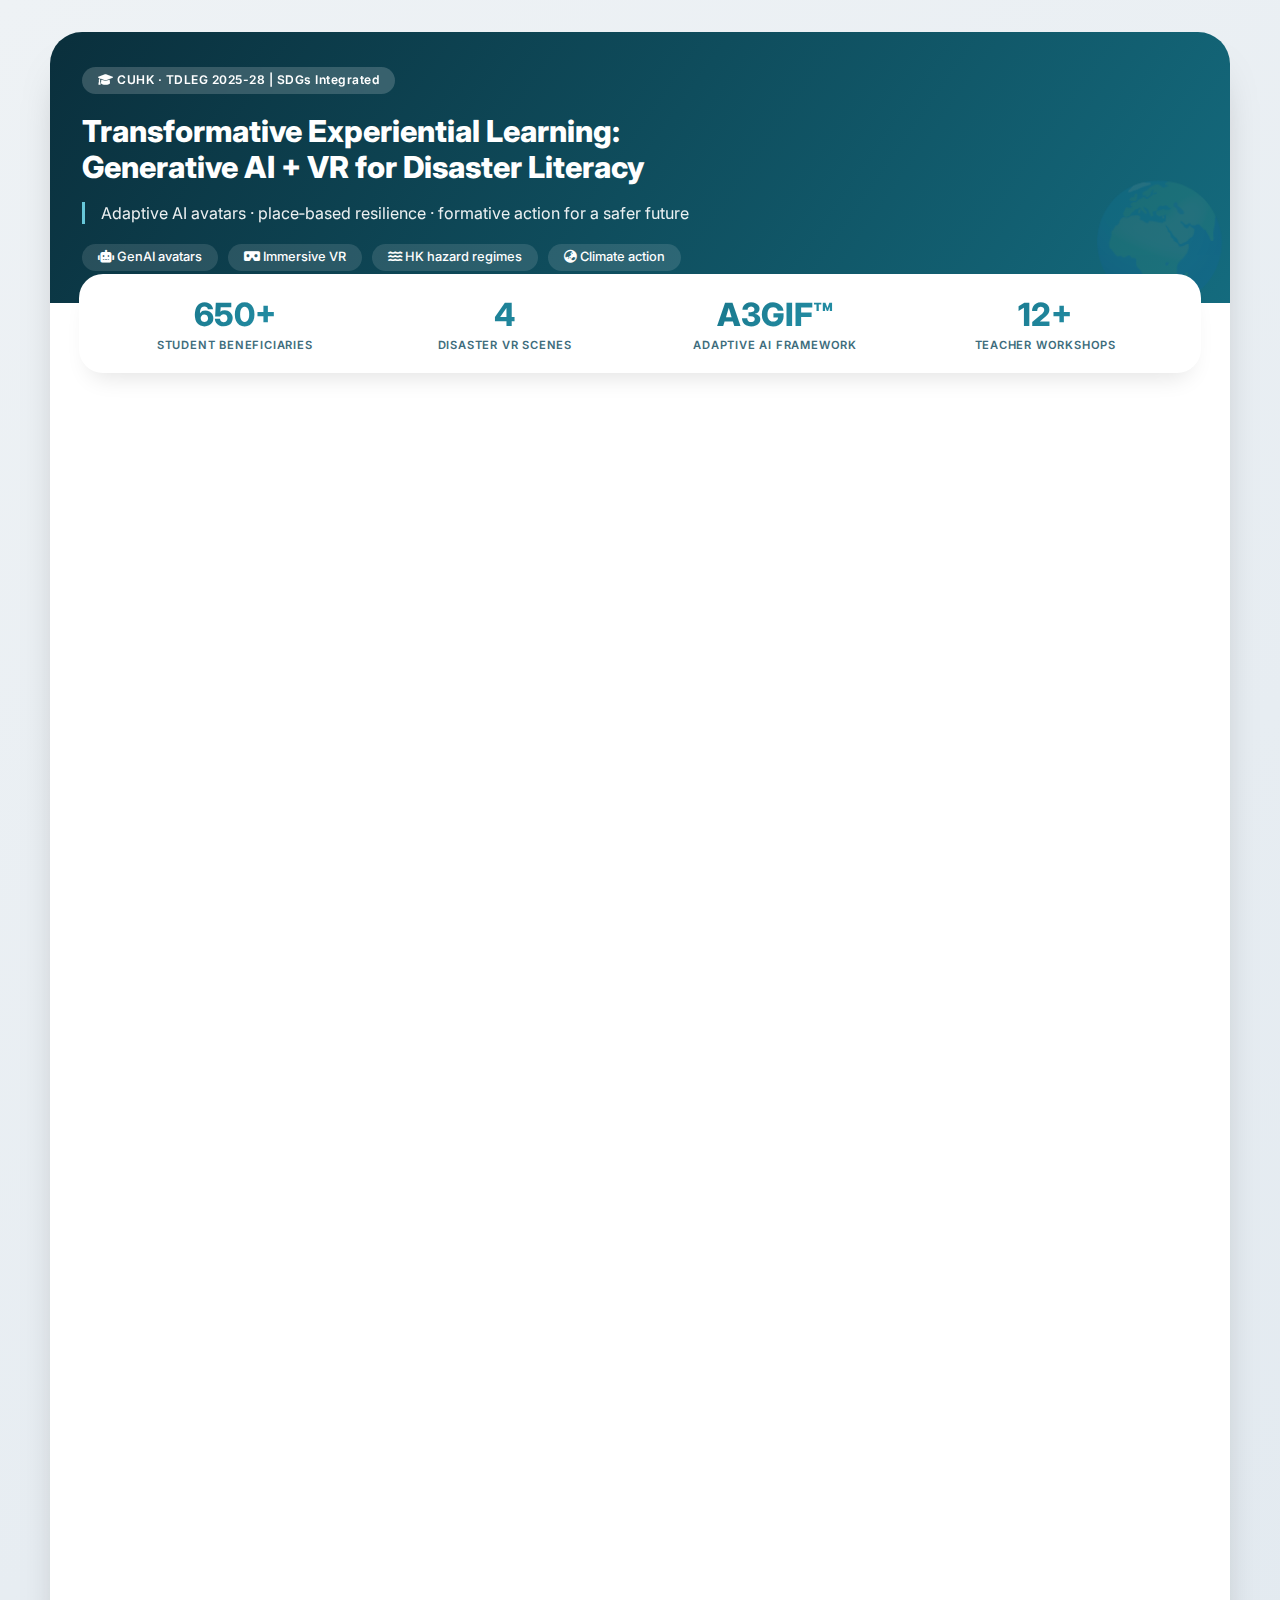
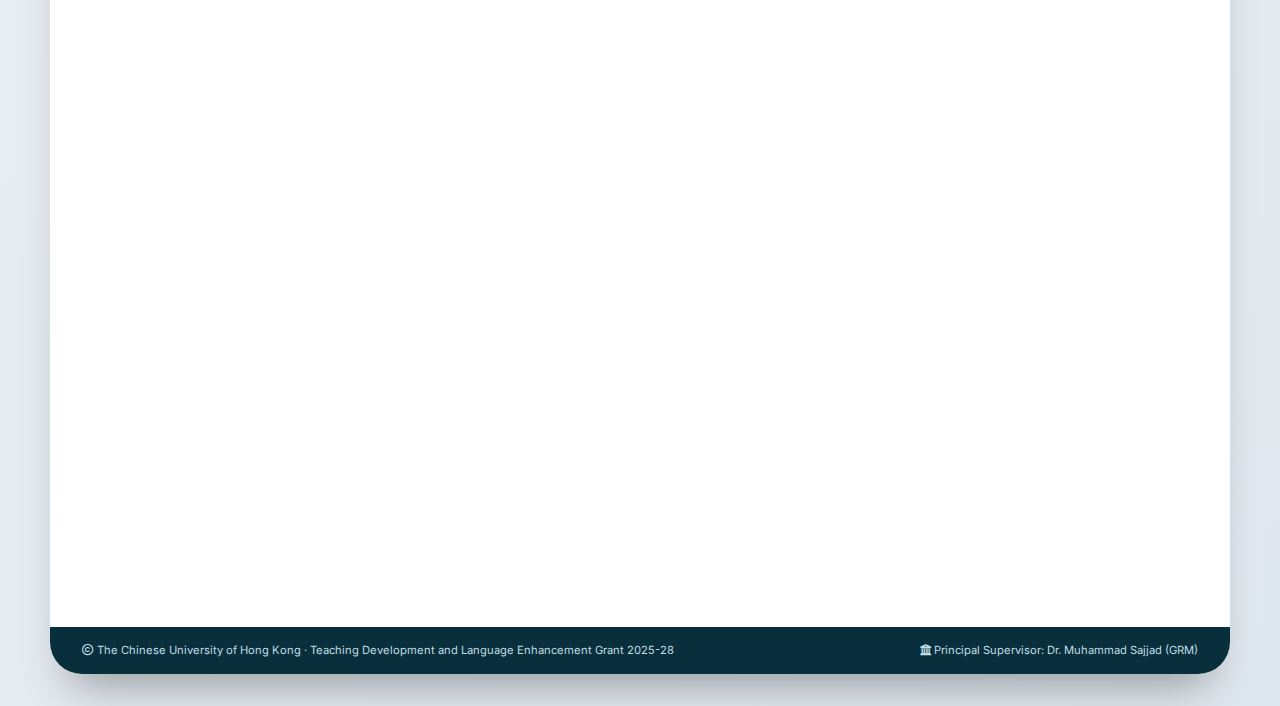
<file: Projects/TDLEG2026.html>
<!DOCTYPE html>
<html lang="en">
<head>
    <meta charset="UTF-8">
    <meta name="viewport" content="width=device-width, initial-scale=1.0, viewport-fit=cover">
    <title>TDLEG 2025-28 | GenAI+VR · Disaster Literacy & SDGs | CUHK</title>
    <link href="https://fonts.googleapis.com/css2?family=Inter:opsz,wght@14..32,300;14..32,400;14..32,600;14..32,700;14..32,800&display=swap" rel="stylesheet">
    <link rel="stylesheet" href="https://cdnjs.cloudflare.com/ajax/libs/font-awesome/6.0.0-beta3/css/all.min.css">
    <style>
        * {
            margin: 0;
            padding: 0;
            box-sizing: border-box;
        }

        body {
            background: linear-gradient(145deg, #eef2f5 0%, #e0e8ef 100%);
            font-family: 'Inter', sans-serif;
            padding: 2rem 1.5rem;
            line-height: 1.4;
        }

        /* animations */
        @keyframes fadeSlideUp {
            0% { opacity: 0; transform: translateY(30px); }
            100% { opacity: 1; transform: translateY(0); }
        }

        @keyframes glideIn {
            0% { opacity: 0; transform: translateX(-18px); }
            100% { opacity: 1; transform: translateX(0); }
        }

        @keyframes softScale {
            0% { opacity: 0; transform: scale(0.96); }
            100% { opacity: 1; transform: scale(1); }
        }

        .container {
            max-width: 1180px;
            margin: 0 auto;
        }

        .infographic {
            background: #ffffff;
            border-radius: 2rem;
            overflow: hidden;
            box-shadow: 0 30px 45px -20px rgba(0, 0, 0, 0.35);
            transition: all 0.2s;
        }

        /* hero section */
        .hero {
            background: linear-gradient(125deg, #0a2f3c 0%, #146b7e 100%);
            padding: 2.2rem 2rem 2rem 2rem;
            color: white;
            position: relative;
            overflow: hidden;
        }

        .hero::after {
            content: "🌍";
            font-size: 7rem;
            opacity: 0.08;
            position: absolute;
            bottom: -15px;
            right: 0px;
            pointer-events: none;
        }

        .badge {
            display: inline-block;
            background: rgba(255,255,255,0.18);
            backdrop-filter: blur(6px);
            padding: 0.3rem 1rem;
            border-radius: 40px;
            font-size: 0.75rem;
            font-weight: 600;
            letter-spacing: 0.5px;
            margin-bottom: 1.2rem;
            animation: fadeSlideUp 0.6s ease-out;
        }

        .hero h1 {
            font-size: 1.9rem;
            font-weight: 800;
            line-height: 1.2;
            max-width: 85%;
            animation: fadeSlideUp 0.6s ease-out 0.1s both;
        }

        .hero-sub {
            font-size: 1rem;
            opacity: 0.92;
            border-left: 3px solid #6fd4e6;
            padding-left: 1rem;
            margin: 1rem 0 1.2rem 0;
            max-width: 80%;
            animation: fadeSlideUp 0.6s ease-out 0.2s both;
        }

        .pill-row {
            display: flex;
            flex-wrap: wrap;
            gap: 10px;
            margin-top: 0.5rem;
            animation: fadeSlideUp 0.6s ease-out 0.3s both;
        }

        .pill {
            background: rgba(255,255,255,0.12);
            border-radius: 30px;
            padding: 0.3rem 1rem;
            font-size: 0.8rem;
            font-weight: 500;
        }

        /* stats row */
        .stats-row {
            display: flex;
            flex-wrap: wrap;
            justify-content: space-between;
            background: white;
            margin: -1.8rem 1.8rem 0 1.8rem;
            border-radius: 1.5rem;
            padding: 1.2rem 1.8rem;
            box-shadow: 0 15px 25px -12px rgba(0,0,0,0.12);
            gap: 1rem;
            position: relative;
            z-index: 5;
            animation: softScale 0.5s ease-out 0.2s both;
        }

        .stat-card {
            text-align: center;
            flex: 1;
            min-width: 105px;
        }

        .stat-number {
            font-size: 2rem;
            font-weight: 800;
            background: linear-gradient(135deg, #146b7e, #2a9db6);
            background-clip: text;
            -webkit-background-clip: text;
            color: transparent;
        }

        .stat-label {
            font-size: 0.7rem;
            font-weight: 600;
            text-transform: uppercase;
            letter-spacing: 0.8px;
            color: #3d6c7c;
        }

        /* content */
        .content {
            padding: 2rem 2rem 2rem 2rem;
        }

        .section {
            margin-bottom: 2rem;
            animation: glideIn 0.5s ease-out forwards;
            opacity: 0;
        }

        .section.delay-1 { animation-delay: 0.05s; }
        .section.delay-2 { animation-delay: 0.1s; }
        .section.delay-3 { animation-delay: 0.2s; }
        .section.delay-4 { animation-delay: 0.3s; }
        .section.delay-5 { animation-delay: 0.4s; }
        .section.delay-6 { animation-delay: 0.45s; }

        .section-title {
            font-size: 1.3rem;
            font-weight: 700;
            display: flex;
            align-items: center;
            gap: 12px;
            margin-bottom: 1.2rem;
            color: #0e3b48;
            border-left: 4px solid #258b9e;
            padding-left: 0.9rem;
        }

        .title-icon {
            font-size: 1.4rem;
            color: #258b9e;
        }

        .grid-2 {
            display: grid;
            grid-template-columns: repeat(auto-fit, minmax(250px, 1fr));
            gap: 1.2rem;
        }

        .info-card {
            background: #fafeff;
            border-radius: 1.2rem;
            padding: 1.2rem;
            box-shadow: 0 4px 12px rgba(0, 0, 0, 0.03);
            border: 1px solid #e2edf2;
            transition: all 0.25s ease;
        }

        .info-card:hover {
            transform: translateY(-5px);
            box-shadow: 0 15px 25px -12px rgba(0, 0, 0, 0.12);
            border-color: #bee0e8;
        }

        .info-card i {
            font-size: 1.8rem;
            color: #258b9e;
            margin-bottom: 0.5rem;
        }

        .info-card h3 {
            font-size: 1.1rem;
            font-weight: 700;
            margin-bottom: 0.5rem;
        }

        .info-card p {
            font-size: 0.85rem;
            color: #2c5a68;
        }

        /* phase list */
        .phase-list {
            display: flex;
            flex-wrap: wrap;
            gap: 1rem;
        }
        .phase-item {
            background: #f1f7fa;
            flex: 1;
            border-radius: 1.2rem;
            padding: 1rem;
            border-left: 4px solid #40b3c9;
            transition: transform 0.2s;
        }
        .phase-item:hover { transform: translateY(-3px); background: #ffffff;}
        .phase-year {
            font-weight: 800;
            font-size: 0.9rem;
            color: #0e5f72;
        }

        /* beneficiaries */
        .beneficiary-grid {
            display: flex;
            flex-wrap: wrap;
            gap: 1.2rem;
        }
        .benef-card {
            flex: 1;
            background: #ffffff;
            border-radius: 1.2rem;
            padding: 1rem 1.2rem;
            box-shadow: 0 6px 14px rgba(0,0,0,0.03);
            border-top: 4px solid;
            transition: transform 0.2s;
        }
        .benef-card:hover { transform: translateY(-3px);}
        .short-term { border-top-color: #2a9db6; }
        .long-term { border-top-color: #f4b942; }
        .benef-card h3 i { margin-right: 8px;}

        /* SDG styling */
        .sdg-bar {
            display: flex;
            flex-wrap: wrap;
            justify-content: center;
            gap: 1rem;
            margin: 1rem 0 0.5rem;
        }
        .sdg-badge {
            display: inline-flex;
            align-items: center;
            gap: 8px;
            background: #f8fafc;
            padding: 0.4rem 1rem;
            border-radius: 60px;
            font-weight: 600;
            font-size: 0.75rem;
            box-shadow: 0 1px 3px rgba(0,0,0,0.05);
        }
        .sdg-4 { color: #c7212f; }
        .sdg-11 { color: #f99d26; }
        .sdg-13 { color: #3f7e44; }
        .sdg-17 { color: #1f4a6e; }

        .key-highlight {
            background: linear-gradient(120deg, #eef5f8, #ffffff);
            border-radius: 1.2rem;
            padding: 0.9rem 1.2rem;
            display: flex;
            align-items: center;
            justify-content: space-between;
            flex-wrap: wrap;
            gap: 12px;
            margin-top: 0.8rem;
            border: 1px solid #ccdfe6;
        }

        .footer {
            background: #0a2f3c;
            color: #bfdde5;
            padding: 1rem 2rem;
            font-size: 0.7rem;
            display: flex;
            justify-content: space-between;
            flex-wrap: wrap;
            gap: 0.5rem;
        }

        hr {
            margin: 0.8rem 0;
            border: none;
            height: 1px;
            background: #d0e2ea;
        }

        @media (max-width: 760px) {
            body { padding: 1rem; }
            .hero h1 { font-size: 1.4rem; max-width: 100%;}
            .hero-sub { max-width: 100%;}
            .stats-row { margin: -1rem 1rem 0 1rem; flex-direction: column; gap: 0.5rem;}
            .content { padding: 1.4rem; }
        }
    </style>
</head>
<body>
<div class="container">
    <div class="infographic">
        <!-- hero -->
        <div class="hero">
            <div class="badge"><i class="fas fa-graduation-cap"></i> CUHK · TDLEG 2025-28 | SDGs Integrated</div>
            <h1>Transformative Experiential Learning:<br>Generative AI + VR for Disaster Literacy</h1>
            <div class="hero-sub">Adaptive AI avatars · place‑based resilience · formative action for a safer future</div>
            <div class="pill-row">
                <span class="pill"><i class="fas fa-robot"></i> GenAI avatars</span>
                <span class="pill"><i class="fas fa-vr-cardboard"></i> Immersive VR</span>
                <span class="pill"><i class="fas fa-water"></i> HK hazard regimes</span>
                <span class="pill"><i class="fas fa-globe-asia"></i> Climate action</span>
            </div>
        </div>

        <!-- stats -->
        <div class="stats-row">
            <div class="stat-card"><div class="stat-number">650+</div><div class="stat-label">student beneficiaries</div></div>
            <div class="stat-card"><div class="stat-number">4</div><div class="stat-label">disaster VR scenes</div></div>
            <div class="stat-card"><div class="stat-number">A3GIF™</div><div class="stat-label">adaptive AI framework</div></div>
            <div class="stat-card"><div class="stat-number">12+</div><div class="stat-label">teacher workshops</div></div>
        </div>

        <div class="content">
            <!-- Principal Supervisor only -->
            <div class="section delay-1">
                <div class="section-title"><i class="fas fa-user-tie title-icon"></i> Principal Supervisor</div>
                <div class="info-card" style="background: linear-gradient(105deg, #f1f9fc, white); border-left: 5px solid #258b9e;">
                    <i class="fas fa-satellite" style="font-size: 1.6rem;"></i>
                    <h3>Dr. Muhammad Sajjad</h3>
                    <p>Research Assistant Professor, Department of Geography and Resource Management, CUHK<br>
                    <span style="font-size: 0.8rem;"><i class="fas fa-envelope"></i> muhammadsajjad@cuhk.edu.hk</span><br>
                    Expertise: multi‑hazard assessment, extreme weather resilience, experiential learning & AI pedagogy.</p>
                </div>
            </div>

            <!-- Why now? Critical gap (retained from previous good version) -->
            <div class="section delay-2">
                <div class="section-title"><i class="fas fa-bullhorn title-icon"></i> Why now? Critical gap in disaster education</div>
                <div class="grid-2">
                    <div class="info-card"><i class="fas fa-cloud-showers-heavy"></i><h3>Safety + realism gap</h3><p>Fieldwork limited by extreme weather & logistics. Students miss authentic disaster rehearsal. GenAI+VR fills the void with safe, repeatable plan‑act‑reflect‑retry loops.</p></div>
                    <div class="info-card"><i class="fas fa-brain"></i><h3>False sense of security</h3><p>HK residents underestimate local landslide/typhoon risk. Place‑based immersion plus adaptive AI avatars builds real decision confidence and risk perception.</p></div>
                    <div class="info-card"><i class="fas fa-arrows-spin"></i><h3>Transferable learning</h3><p>From slope inspection to emergency coordination: students apply skills across hazards, supported by GenAI that calibrates trust & scaffolding.</p></div>
                </div>
            </div>

            <!-- A3GIF framework + phases (core element) -->
            <div class="section delay-3">
                <div class="section-title"><i class="fas fa-cubes title-icon"></i> A3GIF: Adaptive Avatar–Archetype GenAI Immersive Framework</div>
                <div class="phase-list">
                    <div class="phase-item"><span class="phase-year"><i class="far fa-calendar-alt"></i> Phase 1 (2026)</span><br>Core VR slope scene + learner archetype mapping (PLSPQ). AI prompt refinement & pilot (n≥120). Non‑HMD participation >80%.</div>
                    <div class="phase-item"><span class="phase-year"><i class="far fa-calendar-alt"></i> Phase 2 (2027)</span><br>4 full disaster scenarios: slope, drainage, typhoon shelter, emergency centre. Auto‑archetype personalization, 300+ students.</div>
                    <div class="phase-item"><span class="phase-year"><i class="far fa-calendar-alt"></i> Phase 3 (2028)</span><br>Launch A3GIF, cross‑faculty pilot (English Dept). Open repository, CUHK Teaching Expo, Q1 publications.</div>
                </div>
            </div>

            <!-- Hong Kong–True Immersive Scenes (from the good version) -->
            <div class="section delay-4">
                <div class="section-title"><i class="fas fa-map-marked-alt title-icon"></i> Hong Kong–True Immersive Scenes</div>
                <div class="grid-2">
                    <div class="info-card"><i class="fas fa-mountain"></i><h3>Slope inspection & Landslide</h3><p>GEO thresholds, inclinometers, evacuation decisions. Roleplay with Site Supervisor AI avatar.</p></div>
                    <div class="info-card"><i class="fas fa-city"></i><h3>Urban drainage / flooding</h3><p>Sensor‑based prediction, real‑time stormwater response (Amber/Red/Black signals).</p></div>
                    <div class="info-card"><i class="fas fa-ship"></i><h3>Aberdeen Typhoon Shelter</h3><p>Operational management, vessel safety, coordination with emergency crews.</p></div>
                    <div class="info-card"><i class="fas fa-head-side-medical"></i><h3>Emergency Ops Centre</h3><p>Multi‑hazard (typhoon+landslide+flood) decision making, stress & empathy training.</p></div>
                </div>
            </div>

            <!-- Short & Long Term Beneficiaries (integrated) -->
            <div class="section delay-5">
                <div class="section-title"><i class="fas fa-users title-icon"></i> Expected Beneficiaries — Short & Long Term</div>
                <div class="beneficiary-grid">
                    <div class="benef-card short-term">
                        <h3><i class="fas fa-clock" style="color:#2a9db6;"></i> Short‑term (2026–2028)</h3>
                        <ul style="margin-left: 1.2rem; font-size: 0.85rem; color: #2c5a68;">
                            <li>≥550 CUHK students: GRMD2221, UGEB2222, UGEB2871, ENGE3950</li>
                            <li>12–20 faculty members adopting VR/GenAI modules & rubrics</li>
                            <li>6 immersive HMD workshops + direct disaster simulation training</li>
                            <li>Skill gains: decision‑making, hazard calibration, AI collaboration</li>
                        </ul>
                    </div>
                    <div class="benef-card long-term">
                        <h3><i class="fas fa-tree" style="color:#f4b942;"></i> Long‑term (2028 onwards)</h3>
                        <ul style="margin-left: 1.2rem; font-size: 0.85rem; color: #2c5a68;">
                            <li>Cross‑disciplinary replication (engineering, urban planning, public health)</li>
                            <li>Open VR scene library + prompt templates → low‑cost adoption across HEIs</li>
                            <li>HK Red Cross Community Resilience Service — scaling citywide disaster literacy</li>
                            <li>Policy influence: evidence‑based disaster preparedness education framework</li>
                        </ul>
                    </div>
                </div>
            </div>

            <!-- SDGs & Global Agenda with SDG colors -->
            <div class="section delay-6">
                <div class="section-title"><i class="fas fa-globe-americas title-icon"></i> Aligned with UN SDGs & Global Frameworks</div>
                <div class="sdg-bar">
                    <span class="sdg-badge"><i class="fas fa-book-open sdg-4"></i> <strong style="color:#c7212f;">SDG 4</strong> · Quality Education</span>
                    <span class="sdg-badge"><i class="fas fa-city sdg-11"></i> <strong style="color:#f99d26;">SDG 11</strong> · Sustainable Cities</span>
                    <span class="sdg-badge"><i class="fas fa-leaf sdg-13"></i> <strong style="color:#3f7e44;">SDG 13</strong> · Climate Action</span>
                    <span class="sdg-badge"><i class="fas fa-handshake sdg-17"></i> <strong style="color:#1f4a6e;">SDG 17</strong> · Partnerships</span>
                </div>
                <div class="info-card" style="background: #fafbf7; margin-top: 0.3rem;">
                    <p><i class="fas fa-chalkboard"></i> <strong>Global relevance:</strong> Supports Sendai Framework for Disaster Risk Reduction (2015-2030) and UNESCO’s ESD for 2030. The project builds climate-resilient communities through AI-enhanced place-based education, directly advancing disaster literacy, risk perception, and inclusive capacity building in the face of increasing extreme weather events.</p>
                </div>
            </div>

            <!-- Key deliverables & outcomes summary -->
            <div class="section delay-6">
                <div class="section-title"><i class="fas fa-chart-line title-icon"></i> Key deliverables & projected outcomes</div>
                <div class="key-highlight">
                    <span><i class="fas fa-vr-cardboard"></i> 4 VR modules + prompt libraries</span>
                    <span><i class="fas fa-chalkboard-user"></i> ≥2 courses adopting GenAI-VR</span>
                    <span><i class="fas fa-chart-simple"></i> 70% engagement lift | confidence +0.6</span>
                    <span><i class="fas fa-dollar-sign"></i> cost per student ≤HKD 300 (reuse)</span>
                </div>
                <div class="key-highlight" style="margin-top: 0.5rem;">
                    <span><i class="fas fa-calendar-week"></i> Timeline: Jan 2026 – Apr 2028</span>
                    <span><i class="fas fa-handshake"></i> Partners: Lingnan U, HKBU, HK Red Cross</span>
                    <span><i class="fas fa-chart-pie"></i> 600+ total beneficiary count (3 years)</span>
                </div>
                <hr>
                <div style="font-size: 0.75rem; text-align: center; color: #306d7e; padding-top: 0.2rem;">
                    <i class="fas fa-leaf"></i> Long-term alignment: CUHK 2026-30 imperatives · Leading AI in T&L · Generative AI ethics · Experiential learning for global challenges
                </div>
            </div>
        </div>

        <div class="footer">
            <span><i class="far fa-copyright"></i> The Chinese University of Hong Kong · Teaching Development and Language Enhancement Grant 2025-28</span>
            <span><i class="fas fa-university"></i> Principal Supervisor: Dr. Muhammad Sajjad (GRM)</span>
        </div>
    </div>
</div>
</body>
</html>
</file>
<file: style.css>
/* ===== ROOT VARIABLES & THEMES ===== */
:root {
    /* MARINE THEME (Default) - Refined with warmer teal */
    --primary-color: #1F6E6E;
    --primary-dark: #0F4C4C;
    --secondary-color: #2a9d8f;
    --secondary-dark: #1e6f64;
    --accent-color: #e76f51;
    --accent-dark: #c85a3a;
    --bg-color: #FEFCF5;
    --card-bg: #ffffff;
    --text-color: #1F2C2C;
    --text-light: #6A7A7A;
    --border-color: #E2DCCF;
    --shadow: 0 8px 20px rgba(0, 0, 0, 0.05), 0 2px 6px rgba(0, 0, 0, 0.02);
    --shadow-hover: 0 25px 35px -12px rgba(31, 110, 110, 0.18), 0 8px 15px -6px rgba(0, 0, 0, 0.08);
    --transition: all 0.4s cubic-bezier(0.2, 0.9, 0.4, 1.1);
    --transition-bounce: all 0.5s cubic-bezier(0.34, 1.2, 0.64, 1);
}

/* COFFEE THEME */
.theme-coffee {
    --primary-color: #6f4e37;
    --primary-dark: #5a3a26;
    --secondary-color: #c19a6b;
    --secondary-dark: #a87a4a;
    --accent-color: #8b4513;
    --accent-dark: #6d3510;
    --bg-color: #f5ebe0;
    --card-bg: #ffffff;
    --text-color: #3e2723;
    --text-light: #795548;
    --border-color: #d7ccc8;
}

/* RETRO THEME */
.theme-retro {
    --primary-color: #d4a017;
    --primary-dark: #b8860b;
    --secondary-color: #9b4f96;
    --secondary-dark: #7a3b74;
    --accent-color: #2a9d8f;
    --accent-dark: #1e7a6e;
    --bg-color: #fef9f3;
    --card-bg: #fffaf0;
    --text-color: #2a2a2a;
    --text-light: #666666;
    --border-color: #e6d5b8;
}

/* DARK MODE */
.dark-mode {
    --primary-color: #5fb4b4;
    --primary-dark: #3d8f8f;
    --secondary-color: #4cae9e;
    --secondary-dark: #368c7e;
    --accent-color: #ff8c5a;
    --accent-dark: #e66a3a;
    --bg-color: #121212;
    --card-bg: #1e1e1e;
    --text-color: #2198b9;
    --text-light: #adb5bd;
    --border-color: #343a40;
    --shadow: 0 8px 20px rgba(0, 0, 0, 0.25);
    --shadow-hover: 0 25px 35px -12px rgba(0, 0, 0, 0.4);
}

/* ===== ANIMATIONS ===== */
@keyframes fadeUp {
    0% { opacity: 0; transform: translateY(30px); }
    100% { opacity: 1; transform: translateY(0); }
}

@keyframes fadeInScale {
    0% { opacity: 0; transform: scale(0.96); }
    100% { opacity: 1; transform: scale(1); }
}

@keyframes slideInLeft {
    0% { opacity: 0; transform: translateX(-30px); }
    100% { opacity: 1; transform: translateX(0); }
}

@keyframes slideInRight {
    0% { opacity: 0; transform: translateX(30px); }
    100% { opacity: 1; transform: translateX(0); }
}

@keyframes softGlow {
    0% { box-shadow: 0 0 0 0 rgba(31, 110, 110, 0.2); }
    50% { box-shadow: 0 0 0 8px rgba(31, 110, 110, 0.08); }
    100% { box-shadow: 0 0 0 0 rgba(31, 110, 110, 0); }
}

@keyframes spin {
    from { transform: rotate(0deg); }
    to { transform: rotate(360deg); }
}

/* ===== BASE STYLES ===== */
* {
    margin: 0;
    padding: 0;
    box-sizing: border-box;
}

body {
    font-family: 'Segoe UI', system-ui, -apple-system, BlinkMacSystemFont, sans-serif;
    line-height: 1.7;
    color: var(--text-color);
    background-color: var(--bg-color);
    transition: background-color 0.4s ease, color 0.3s ease;
    scroll-behavior: smooth;
}

.container {
    max-width: 1500px;
    margin: 0 auto;
    padding: 0 24px;
}

/* ===== REVEAL ON SCROLL ===== */
.reveal {
    opacity: 0;
    transform: translateY(30px);
    transition: all 0.7s cubic-bezier(0.2, 0.9, 0.4, 1.1);
}

.reveal.active {
    opacity: 1;
    transform: translateY(0);
}

/* ===== HEADER ===== */
header {
    background: var(--card-bg);
    color: var(--text-color);
    padding: 1rem 0;
    box-shadow: var(--shadow);
    border-bottom: 1px solid var(--border-color);
    position: relative;
    z-index: 100;
}

.logo-full {
    width: 100%;
    display: flex;
    justify-content: center;
    align-items: center;
    padding: 8px 0;
    animation: fadeInScale 0.8s ease;
}

.logo-full img {
    max-height: 180px;
    width: auto;
    object-fit: contain;
    transition: var(--transition);
}

.logo-full img:hover {
    transform: scale(1.02);
}

/* ===== CONTROLS ===== */
.controls {
    display: flex;
    gap: 16px;
    align-items: center;
    margin-top: 12px;
    width: 100%;
    justify-content: flex-end;
}

.theme-selector, .mode-toggle {
    background: var(--primary-color);
    border: none;
    border-radius: 50px;
    padding: 10px 20px;
    color: white;
    cursor: pointer;
    display: flex;
    align-items: center;
    gap: 10px;
    transition: var(--transition);
    font-size: 0.9rem;
    font-weight: 500;
    box-shadow: 0 4px 12px rgba(0, 0, 0, 0.1);
}

.theme-selector:hover, .mode-toggle:hover {
    background: var(--primary-dark);
    transform: translateY(-3px);
    box-shadow: 0 8px 20px rgba(31, 110, 110, 0.25);
}

.theme-selector select {
    background: transparent;
    border: none;
    color: white;
    cursor: pointer;
    font-size: 0.9rem;
    font-weight: 500;
}

.theme-selector select option {
    color: #333;
    background: white;
}

/* ===== SOCIAL LINKS ===== */
.social-links {
    display: flex;
    gap: 12px;
    margin-top: 5px;
}

.social-link {
    width: 40px;
    height: 40px;
    border-radius: 50%;
    background: rgba(31, 110, 110, 0.1);
    display: flex;
    align-items: center;
    justify-content: center;
    color: var(--primary-color);
    text-decoration: none;
    transition: var(--transition);
    border: 1px solid var(--border-color);
}

.social-link:hover {
    background: var(--primary-color);
    color: white;
    transform: translateY(-3px) rotate(8deg);
    border-color: var(--primary-color);
}

/* ===== NAVIGATION ===== */
nav {
    background-color: rgba(0, 0, 0, 0.03);
    box-shadow: 0 4px 20px rgba(0, 0, 0, 0.05);
    position: sticky;
    top: 0;
    z-index: 99;
    border-bottom: 1px solid var(--border-color);
    backdrop-filter: blur(8px);
    background-color: rgba(var(--card-bg-rgb, 255, 255, 255), 0.95);
}

.nav-container {
    display: flex;
    justify-content: space-between;
    align-items: center;
}

.nav-links {
    display: flex;
    list-style: none;
    overflow-x: auto;
    padding: 0;
}

.nav-links li {
    flex-shrink: 0;
}

.nav-links a {
    display: block;
    padding: 18px 22px;
    text-decoration: none;
    color: var(--text-color);
    font-weight: 500;
    border-bottom: 3px solid transparent;
    transition: var(--transition);
    white-space: nowrap;
    position: relative;
}

.nav-links a::after {
    content: '';
    position: absolute;
    bottom: 0;
    left: 50%;
    width: 0;
    height: 3px;
    background: var(--primary-color);
    transition: all 0.3s ease;
    transform: translateX(-50%);
}

.nav-links a:hover::after,
.nav-links a.active::after {
    width: 70%;
}

.nav-links a:hover, .nav-links a.active {
    color: var(--primary-color);
    background-color: rgba(31, 110, 110, 0.03);
}

.mobile-menu-btn {
    display: none;
    background: none;
    border: none;
    font-size: 1.5rem;
    color: var(--text-color);
    cursor: pointer;
    transition: var(--transition);
}

.mobile-menu-btn:hover {
    color: var(--primary-color);
    transform: scale(1.05);
}

/* ===== MAIN CONTENT ===== */
main {
    padding: 3rem 0;
    min-height: 60vh;
}

.tab-content {
    display: none;
    animation: fadeUp 0.6s ease;
}

.tab-content.active {
    display: block;
}

/* ===== CONTENT CARDS ===== */
.content-card {
    background-color: var(--card-bg);
    border-radius: 24px;
    padding: 2.2rem;
    margin-bottom: 2rem;
    box-shadow: var(--shadow);
    border: 1px solid var(--border-color);
    transition: var(--transition);
}

.content-card:hover {
    transform: translateY(-6px);
    box-shadow: var(--shadow-hover);
}

.content-card h2 {
    color: var(--primary-color);
    margin-bottom: 1.2rem;
    padding-bottom: 0.8rem;
    border-bottom: 2px solid var(--border-color);
    display: flex;
    align-items: center;
    gap: 12px;
    font-size: 1.8rem;
}

.content-card h2 i {
    color: var(--accent-color);
    transition: var(--transition);
}

.content-card:hover h2 i {
    transform: rotate(5deg) scale(1.05);
}

.content-card h3 {
    color: var(--secondary-color);
    margin: 1.8rem 0 0.8rem 0;
    font-size: 1.3rem;
}

/* ===== TEAM & PROJECT GRIDS ===== */
.team-grid, .projects-grid {
    display: grid;
    grid-template-columns: repeat(auto-fill, minmax(300px, 1fr));
    gap: 1.8rem;
    margin-top: 1.8rem;
}

.team-member, .project-card {
    background-color: var(--card-bg);
    border-radius: 20px;
    padding: 1.5rem;
    border: 1px solid var(--border-color);
    transition: var(--transition-bounce);
    box-shadow: var(--shadow);
}

.team-member:hover, .project-card:hover {
    transform: translateY(-8px);
    box-shadow: var(--shadow-hover);
    border-color: var(--primary-color);
}

.team-member.highlight {
    border: 2px solid var(--primary-color);
    background: linear-gradient(135deg, rgba(31, 110, 110, 0.02) 0%, rgba(42, 157, 143, 0.02) 100%);
}

.member-role {
    color: var(--accent-color);
    font-weight: 600;
    margin: 8px 0;
    font-size: 0.9rem;
}

.member-focus {
    font-size: 0.85rem;
    color: var(--text-light);
    margin-top: 12px;
    padding-top: 10px;
    border-top: 1px dashed var(--border-color);
}

.member-focus i {
    color: var(--secondary-color);
    margin-right: 6px;
}

/* Team Photo Styling */
.team-photo {
    width: 100px;
    height: 100px;
    border-radius: 50%;
    overflow: hidden;
    margin: 0 auto 1rem auto;
    border: 4px solid var(--primary-color);
    background: white;
    transition: var(--transition);
}

.team-member:hover .team-photo {
    transform: scale(1.02);
    border-color: var(--accent-color);
}

.team-photo img {
    width: 100%;
    height: 100%;
    object-fit: cover;
}

.team-photo.placeholder {
    background: linear-gradient(135deg, var(--primary-color) 0%, var(--secondary-color) 100%);
    display: flex;
    align-items: center;
    justify-content: center;
    color: white;
    font-size: 2.5rem;
}

/* ===== PUBLICATIONS STYLES ===== */
.publication-list {
    list-style: none;
}

.publication-item {
    padding: 1.2rem 0;
    border-bottom: 1px solid var(--border-color);
    transition: var(--transition);
    animation: fadeUp 0.5s ease backwards;
}

.publication-item:hover {
    transform: translateX(8px);
    background: rgba(31, 110, 110, 0.02);
    padding-left: 12px;
    border-radius: 12px;
}

.pub-title {
    font-weight: 700;
    margin-bottom: 6px;
    color: var(--text-color);
    font-size: 1.05rem;
}

.pub-authors, .pub-venue {
    color: var(--text-light);
    font-size: 0.9rem;
    margin-bottom: 4px;
}

.pub-doi {
    font-size: 0.8rem;
    color: var(--text-light);
    margin-top: 8px;
    font-family: monospace;
}

.pub-abstract-preview {
    font-size: 0.85rem;
    color: var(--text-light);
    margin-top: 8px;
    padding-top: 8px;
    border-top: 1px dashed var(--border-color);
    cursor: pointer;
    transition: var(--transition);
}

.pub-abstract-preview:hover {
    color: var(--primary-color);
}

.pub-abstract-full {
    margin-top: 12px;
    padding: 12px;
    background: rgba(31, 110, 110, 0.05);
    border-radius: 12px;
    font-size: 0.9rem;
    line-height: 1.6;
    display: none;
}

.pub-abstract-full.show {
    display: block;
    animation: fadeUp 0.3s ease;
}

.pub-links {
    margin-top: 12px;
    display: flex;
    gap: 12px;
    flex-wrap: wrap;
}

.pub-link {
    display: inline-flex;
    align-items: center;
    gap: 6px;
    padding: 6px 14px;
    background-color: rgba(31, 110, 110, 0.08);
    border-radius: 30px;
    color: var(--primary-color);
    text-decoration: none;
    font-size: 0.85rem;
    transition: var(--transition);
}

.pub-link:hover {
    background-color: var(--primary-color);
    color: white;
    transform: translateY(-2px);
}

/* Publication Controls */
.pub-controls {
    display: flex;
    justify-content: space-between;
    align-items: center;
    margin-bottom: 1.8rem;
    padding-bottom: 1rem;
    border-bottom: 1px solid var(--border-color);
    flex-wrap: wrap;
    gap: 15px;
}

.pub-sort {
    display: flex;
    gap: 12px;
    align-items: center;
    flex-wrap: wrap;
}

.sort-btn {
    background: rgba(0, 0, 0, 0.05);
    border: 1px solid var(--border-color);
    padding: 8px 18px;
    border-radius: 40px;
    cursor: pointer;
    font-size: 0.85rem;
    color: var(--text-color);
    transition: all 0.3s ease;
}

.sort-btn:hover,
.sort-btn.active {
    background: var(--primary-color);
    color: white;
    border-color: var(--primary-color);
    transform: translateY(-2px);
}

.pub-stats {
    font-size: 0.9rem;
    color: var(--text-light);
    background: rgba(31, 110, 110, 0.08);
    padding: 6px 16px;
    border-radius: 30px;
}

/* Publication Search */
.pub-search {
    margin-bottom: 1.8rem;
    position: relative;
}

.pub-search i {
    position: absolute;
    left: 16px;
    top: 50%;
    transform: translateY(-50%);
    color: var(--text-light);
    font-size: 0.9rem;
}

.search-input {
    width: 100%;
    padding: 12px 16px 12px 42px;
    border: 1px solid var(--border-color);
    border-radius: 50px;
    background: var(--card-bg);
    color: var(--text-color);
    font-size: 0.95rem;
    transition: var(--transition);
}

.search-input:focus {
    outline: none;
    border-color: var(--primary-color);
    box-shadow: 0 0 0 3px rgba(31, 110, 110, 0.1);
}

.update-indicator {
    display: inline-flex;
    align-items: center;
    gap: 8px;
    background: rgba(66, 133, 244, 0.1);
    padding: 6px 12px;
    border-radius: 20px;
    font-size: 0.85rem;
    color: #4285F4;
    white-space: nowrap;
}

/* Loading Spinner */
.loading-spinner {
    text-align: center;
    padding: 3rem;
    color: var(--text-light);
    font-size: 1.1rem;
}

.loading-spinner i {
    margin-right: 10px;
    color: var(--primary-color);
    font-size: 1.2rem;
    animation: spin 1s linear infinite;
}

.no-results {
    text-align: center;
    padding: 3rem;
    color: var(--text-light);
}

.no-results i {
    font-size: 3rem;
    margin-bottom: 1rem;
    opacity: 0.3;
}

/* ===== NEWS ===== */
.news-item {
    padding: 1.2rem 0;
    border-bottom: 1px solid var(--border-color);
    transition: var(--transition);
    animation: fadeUp 0.5s ease backwards;
}

.news-item:hover {
    transform: translateX(8px);
    background: rgba(31, 110, 110, 0.02);
    padding-left: 12px;
    border-radius: 12px;
}

.news-date {
    color: var(--accent-color);
    font-weight: 600;
    font-size: 0.85rem;
    margin-bottom: 6px;
    display: inline-block;
    background: rgba(231, 111, 81, 0.1);
    padding: 4px 12px;
    border-radius: 20px;
}

.news-item h3 {
    margin: 8px 0 6px 0;
    font-size: 1.1rem;
}

/* ===== CONTACT INFO ===== */
.contact-info {
    display: grid;
    grid-template-columns: repeat(auto-fit, minmax(280px, 1fr));
    gap: 2rem;
    margin-top: 1.5rem;
}

.contact-item {
    display: flex;
    align-items: flex-start;
    gap: 18px;
    transition: var(--transition);
    padding: 1rem;
    border-radius: 16px;
}

.contact-item:hover {
    background: rgba(31, 110, 110, 0.03);
    transform: translateX(5px);
}

.contact-icon {
    background: linear-gradient(135deg, var(--primary-color) 0%, var(--secondary-color) 100%);
    color: white;
    width: 55px;
    height: 55px;
    border-radius: 50%;
    display: flex;
    align-items: center;
    justify-content: center;
    font-size: 1.3rem;
    flex-shrink: 0;
    transition: var(--transition);
}

.contact-item:hover .contact-icon {
    transform: scale(1.05) rotate(5deg);
}

/* ===== BUTTONS ===== */
.btn {
    display: inline-flex;
    align-items: center;
    gap: 10px;
    background-color: var(--primary-color);
    color: white;
    padding: 12px 24px;
    border-radius: 50px;
    text-decoration: none;
    font-weight: 500;
    border: none;
    cursor: pointer;
    transition: var(--transition);
    box-shadow: 0 4px 12px rgba(31, 110, 110, 0.25);
}

.btn:hover {
    background-color: var(--primary-dark);
    transform: translateY(-3px);
    box-shadow: 0 8px 20px rgba(31, 110, 110, 0.35);
}

.btn:active {
    transform: translateY(0);
}

/* ===== TAGS ===== */
.tag {
    display: inline-block;
    background-color: rgba(31, 110, 110, 0.08);
    color: var(--primary-color);
    padding: 6px 14px;
    border-radius: 30px;
    font-size: 0.8rem;
    margin: 4px;
    font-weight: 500;
    transition: var(--transition);
    border: 1px solid transparent;
}

.tag:hover {
    background-color: var(--primary-color);
    color: white;
    transform: translateY(-2px);
    border-color: var(--primary-color);
}

.collab-tag {
    display: inline-flex;
    align-items: center;
    gap: 8px;
    padding: 8px 18px;
    background: rgba(31, 110, 110, 0.05);
    border-radius: 40px;
    font-size: 0.9rem;
    color: var(--text-color);
    transition: var(--transition);
}

.collab-tag:hover {
    background: rgba(31, 110, 110, 0.12);
    transform: translateY(-2px);
}

/* ===== STATUS BADGES ===== */
.status-badge {
    display: inline-block;
    padding: 4px 14px;
    border-radius: 30px;
    font-size: 0.75rem;
    font-weight: 600;
}

.status-badge.hiring {
    background: rgba(231, 111, 81, 0.12);
    color: var(--accent-color);
    border: 1px solid rgba(231, 111, 81, 0.3);
    animation: softGlow 2s infinite;
}

/* ===== TEAM TABS ===== */
.team-tabs {
    display: flex;
    flex-wrap: wrap;
    gap: 12px;
    border-bottom: 2px solid var(--border-color);
    padding-bottom: 18px;
    margin-bottom: 1.5rem;
}

.team-tab-btn {
    padding: 10px 24px;
    background: rgba(31, 110, 110, 0.05);
    border: none;
    border-radius: 40px;
    font-size: 0.9rem;
    font-weight: 500;
    color: var(--text-color);
    cursor: pointer;
    transition: var(--transition);
    display: flex;
    align-items: center;
    gap: 8px;
}

.team-tab-btn:hover {
    background: rgba(31, 110, 110, 0.12);
    transform: translateY(-2px);
}

.team-tab-btn.active {
    background: var(--primary-color);
    color: white;
    box-shadow: 0 4px 12px rgba(31, 110, 110, 0.25);
}

.team-section {
    display: none;
    animation: fadeUp 0.5s ease;
}

.team-section.active {
    display: block;
}

/* ===== ALUMNI GRID ===== */
.alumni-grid {
    display: grid;
    grid-template-columns: repeat(auto-fill, minmax(280px, 1fr));
    gap: 1.5rem;
    margin-top: 1rem;
}

.alumni-member {
    background: var(--card-bg);
    border-radius: 16px;
    padding: 1.5rem;
    border: 1px solid var(--border-color);
    transition: var(--transition);
}

.alumni-member:hover {
    transform: translateY(-5px);
    box-shadow: var(--shadow-hover);
    border-color: var(--secondary-color);
}

/* ===== LATEST UPDATES ===== */
.latest-updates {
    padding: 1.2rem 0;
    margin-top: 1.5rem;
    border-top: 2px solid var(--border-color);
}

.latest-updates h3 {
    font-size: 1.3rem;
    margin-bottom: 1rem;
    color: var(--secondary-color);
    display: flex;
    align-items: center;
    gap: 10px;
}

.updates-container {
    display: flex;
    flex-direction: column;
    gap: 0.8rem;
}

.update-item {
    display: flex;
    align-items: center;
    gap: 1rem;
    padding: 0.8rem;
    transition: var(--transition);
    border-radius: 12px;
}

.update-item:hover {
    background: rgba(31, 110, 110, 0.05);
    transform: translateX(5px);
}

.update-date {
    min-width: 90px;
    font-size: 0.8rem;
    color: var(--accent-color);
    font-weight: 600;
    background: rgba(231, 111, 81, 0.1);
    padding: 4px 12px;
    border-radius: 20px;
    text-align: center;
}

.update-title {
    font-size: 0.95rem;
    color: var(--text-color);
    text-decoration: none;
    flex: 1;
    transition: color 0.2s ease;
    font-weight: 500;
}

.update-title:hover {
    color: var(--primary-color);
}

/* ===== FOOTER ===== */
footer {
    background-color: var(--card-bg);
    border-top: 1px solid var(--border-color);
    padding: 2rem 0;
    margin-top: 3rem;
    text-align: center;
    color: var(--text-light);
}

footer .social-links {
    justify-content: center;
    margin-top: 1.2rem;
}

/* ===== RESPONSIVE DESIGN ===== */
@media (max-width: 768px) {
    .container {
        padding: 0 16px;
    }
    
    .logo-full img {
        max-height: 130px;
    }
    
    .controls {
        justify-content: center;
        margin-top: 16px;
    }
    
    .nav-container {
        flex-direction: column;
        align-items: stretch;
    }
    
    .nav-links {
        flex-direction: column;
        display: none;
        width: 100%;
    }
    
    .nav-links.active {
        display: flex;
    }
    
    .nav-links a {
        padding: 12px 20px;
        border-bottom: 1px solid var(--border-color);
    }
    
    .nav-links a::after {
        display: none;
    }
    
    .mobile-menu-btn {
        display: block;
        align-self: flex-end;
        margin: 12px 0;
    }
    
    .team-grid, .projects-grid {
        grid-template-columns: 1fr;
    }
    
    .contact-info {
        grid-template-columns: 1fr;
    }
    
    .content-card {
        padding: 1.5rem;
    }
    
    .content-card h2 {
        font-size: 1.5rem;
    }
    
    .team-tabs {
        flex-direction: column;
    }
    
    .team-tab-btn {
        width: 100%;
        justify-content: center;
    }
    
    .update-item {
        flex-direction: column;
        align-items: flex-start;
        gap: 8px;
    }
    
    .update-date {
        align-self: flex-start;
    }
    
    .pub-controls {
        flex-direction: column;
        align-items: flex-start;
    }
    
    .pub-sort {
        width: 100%;
        overflow-x: auto;
        padding-bottom: 8px;
    }
    
    .pub-stats {
        width: 100%;
        text-align: center;
    }
}

/* ===== UTILITY CLASSES ===== */
.highlight {
    color: var(--accent-color);
    font-weight: 600;
}

.indented-list {
    padding-left: 1.5rem;
    margin: 0.8rem 0;
}

.indented-list li {
    margin-bottom: 0.5rem;
}

/* ===== MAP CONTAINER ===== */
.map-container {
    border-radius: 16px;
    overflow: hidden;
    box-shadow: var(--shadow);
    transition: var(--transition);
}

.map-container:hover {
    transform: scale(1.01);
    box-shadow: var(--shadow-hover);
}

/* ===== DARK MODE ADJUSTMENTS ===== */
.dark-mode .team-member,
.dark-mode .project-card,
.dark-mode .alumni-member {
    background: var(--card-bg);
}

.dark-mode .pub-link {
    background-color: rgba(95, 180, 180, 0.15);
}

.dark-mode .tag {
    background-color: rgba(95, 180, 180, 0.15);
}

.dark-mode .pub-abstract-full {
    background: rgba(95, 180, 180, 0.1);
}

.dark-mode .update-date {
    background: rgba(231, 111, 81, 0.2);
}

.dark-mode .pub-stats {
    background: rgba(95, 180, 180, 0.1);
}
</file>
